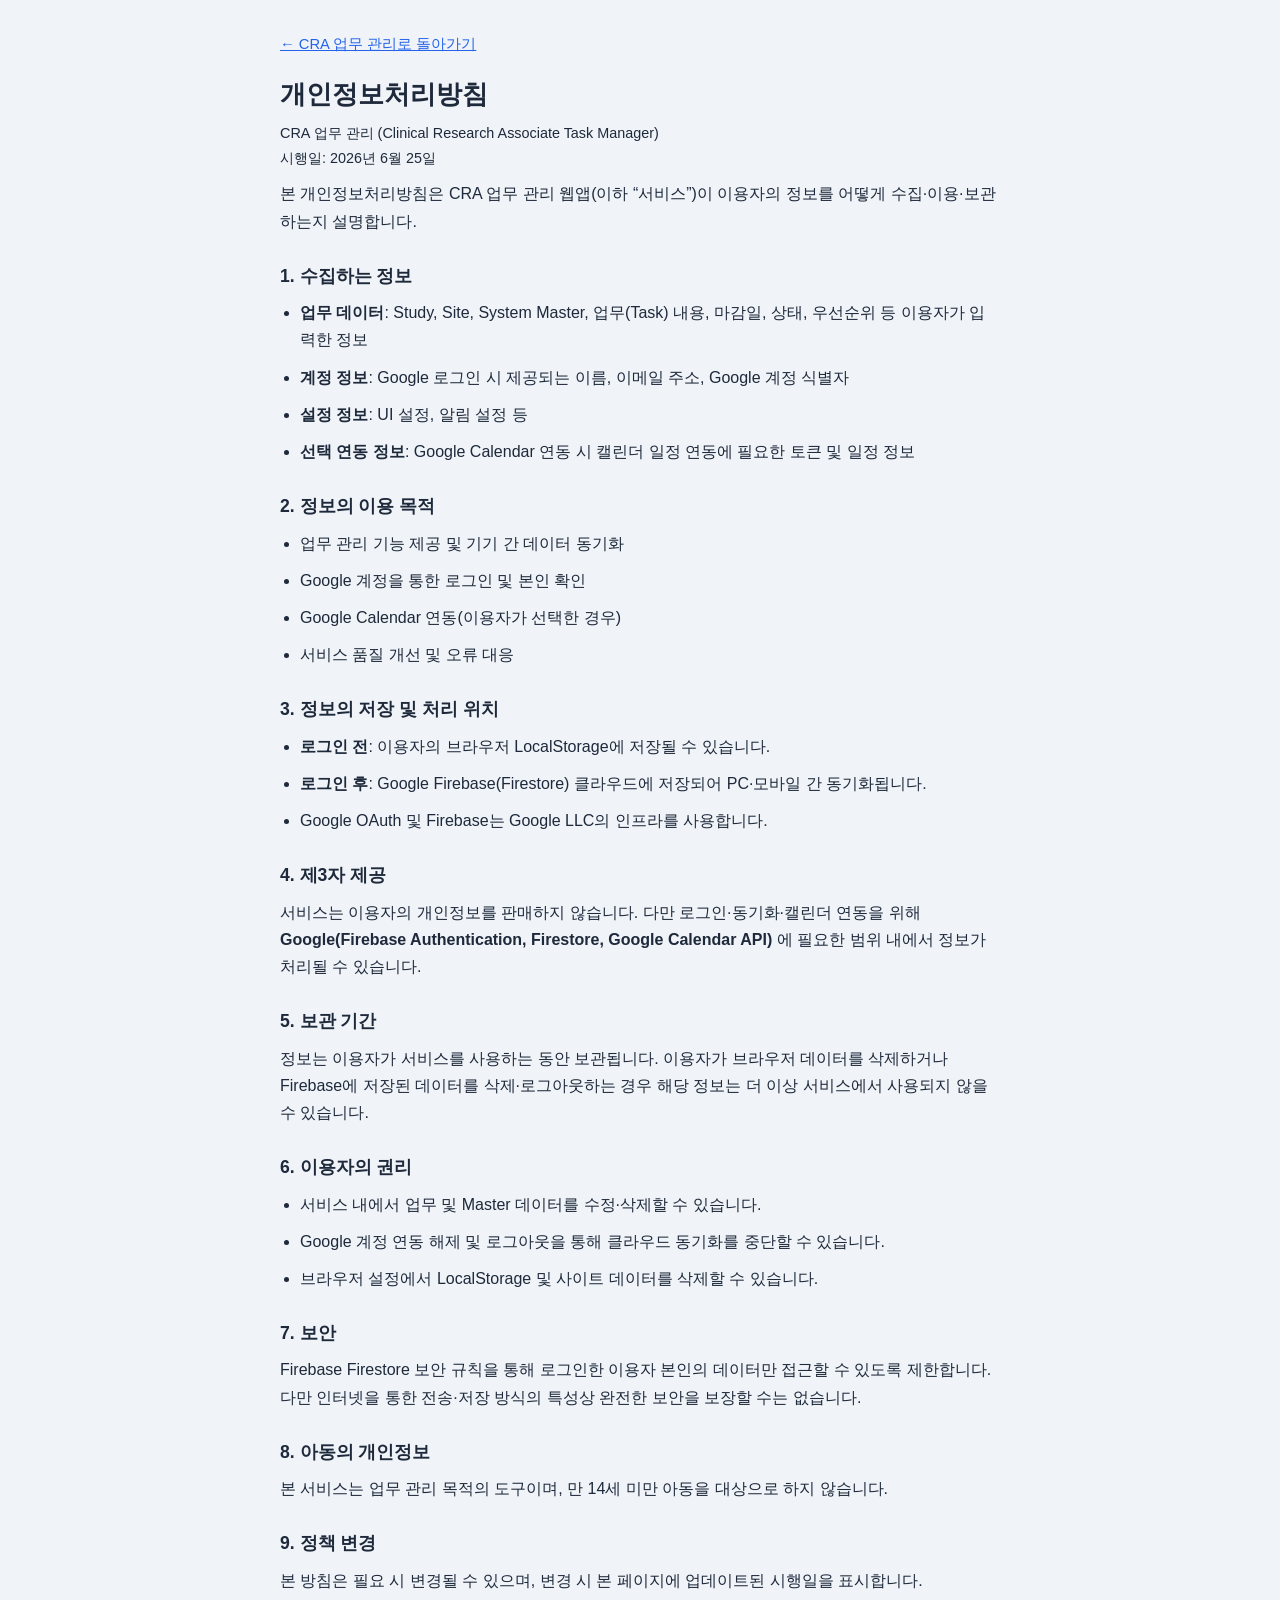
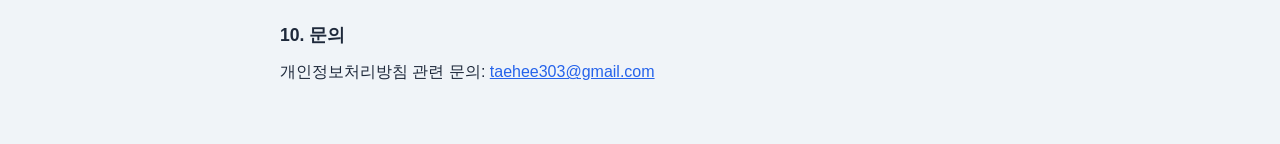
<file: privacy.html>
<!DOCTYPE html>
<html lang="ko">
<head>
  <meta charset="UTF-8" />
  <meta name="viewport" content="width=device-width, initial-scale=1.0" />
  <meta name="description" content="CRA 업무 관리 개인정보처리방침" />
  <title>개인정보처리방침 · CRA 업무 관리</title>
  <link rel="icon" href="icons/icon.svg" type="image/svg+xml" />
  <link rel="stylesheet" href="styles.css" />
  <style>
    .privacy-page {
      max-width: 760px;
      margin: 0 auto;
      padding: 32px 20px 48px;
    }

    .privacy-page h1 {
      font-size: 1.6rem;
      margin-bottom: 8px;
    }

    .privacy-page__meta {
      color: var(--text-muted);
      font-size: 0.9rem;
      margin-bottom: 28px;
    }

    .privacy-page h2 {
      font-size: 1.1rem;
      margin: 28px 0 10px;
    }

    .privacy-page p,
    .privacy-page li {
      color: var(--text);
      line-height: 1.7;
      margin-bottom: 10px;
    }

    .privacy-page ul {
      padding-left: 1.25rem;
      margin-bottom: 12px;
    }

    .privacy-page a {
      color: var(--primary);
    }

    .privacy-page__back {
      display: inline-block;
      margin-bottom: 20px;
      font-size: 0.92rem;
    }
  </style>
</head>
<body>
  <main class="privacy-page">
    <a class="privacy-page__back" href="./">← CRA 업무 관리로 돌아가기</a>
    <h1>개인정보처리방침</h1>
    <p class="privacy-page__meta">CRA 업무 관리 (Clinical Research Associate Task Manager)<br />시행일: 2026년 6월 25일</p>

    <p>
      본 개인정보처리방침은 CRA 업무 관리 웹앱(이하 “서비스”)이 이용자의 정보를 어떻게 수집·이용·보관하는지 설명합니다.
    </p>

    <h2>1. 수집하는 정보</h2>
    <ul>
      <li><strong>업무 데이터</strong>: Study, Site, System Master, 업무(Task) 내용, 마감일, 상태, 우선순위 등 이용자가 입력한 정보</li>
      <li><strong>계정 정보</strong>: Google 로그인 시 제공되는 이름, 이메일 주소, Google 계정 식별자</li>
      <li><strong>설정 정보</strong>: UI 설정, 알림 설정 등</li>
      <li><strong>선택 연동 정보</strong>: Google Calendar 연동 시 캘린더 일정 연동에 필요한 토큰 및 일정 정보</li>
    </ul>

    <h2>2. 정보의 이용 목적</h2>
    <ul>
      <li>업무 관리 기능 제공 및 기기 간 데이터 동기화</li>
      <li>Google 계정을 통한 로그인 및 본인 확인</li>
      <li>Google Calendar 연동(이용자가 선택한 경우)</li>
      <li>서비스 품질 개선 및 오류 대응</li>
    </ul>

    <h2>3. 정보의 저장 및 처리 위치</h2>
    <ul>
      <li><strong>로그인 전</strong>: 이용자의 브라우저 LocalStorage에 저장될 수 있습니다.</li>
      <li><strong>로그인 후</strong>: Google Firebase(Firestore) 클라우드에 저장되어 PC·모바일 간 동기화됩니다.</li>
      <li>Google OAuth 및 Firebase는 Google LLC의 인프라를 사용합니다.</li>
    </ul>

    <h2>4. 제3자 제공</h2>
    <p>
      서비스는 이용자의 개인정보를 판매하지 않습니다. 다만 로그인·동기화·캘린더 연동을 위해
      <strong>Google(Firebase Authentication, Firestore, Google Calendar API)</strong> 에 필요한 범위 내에서 정보가 처리될 수 있습니다.
    </p>

    <h2>5. 보관 기간</h2>
    <p>
      정보는 이용자가 서비스를 사용하는 동안 보관됩니다. 이용자가 브라우저 데이터를 삭제하거나
      Firebase에 저장된 데이터를 삭제·로그아웃하는 경우 해당 정보는 더 이상 서비스에서 사용되지 않을 수 있습니다.
    </p>

    <h2>6. 이용자의 권리</h2>
    <ul>
      <li>서비스 내에서 업무 및 Master 데이터를 수정·삭제할 수 있습니다.</li>
      <li>Google 계정 연동 해제 및 로그아웃을 통해 클라우드 동기화를 중단할 수 있습니다.</li>
      <li>브라우저 설정에서 LocalStorage 및 사이트 데이터를 삭제할 수 있습니다.</li>
    </ul>

    <h2>7. 보안</h2>
    <p>
      Firebase Firestore 보안 규칙을 통해 로그인한 이용자 본인의 데이터만 접근할 수 있도록 제한합니다.
      다만 인터넷을 통한 전송·저장 방식의 특성상 완전한 보안을 보장할 수는 없습니다.
    </p>

    <h2>8. 아동의 개인정보</h2>
    <p>
      본 서비스는 업무 관리 목적의 도구이며, 만 14세 미만 아동을 대상으로 하지 않습니다.
    </p>

    <h2>9. 정책 변경</h2>
    <p>
      본 방침은 필요 시 변경될 수 있으며, 변경 시 본 페이지에 업데이트된 시행일을 표시합니다.
    </p>

    <h2>10. 문의</h2>
    <p>
      개인정보처리방침 관련 문의: <a href="mailto:taehee303@gmail.com">taehee303@gmail.com</a>
    </p>
  </main>
</body>
</html>
</file>
<file: styles.css>
:root {
  --ui-scale: 1;
  --ui-base-font-size: 16px;
  --bg: #f0f4f8;
  --surface: #ffffff;
  --border: #e2e8f0;
  --text: #1e293b;
  --text-muted: #64748b;
  --primary: #2563eb;
  --primary-hover: #1d4ed8;
  --danger: #dc2626;
  --danger-bg: #fef2f2;
  --danger-border: #fecaca;
  --warning: #ea580c;
  --warning-bg: #fff7ed;
  --warning-border: #fed7aa;
  --success: #16a34a;
  --today-bg: #eff6ff;
  --today-border: #bfdbfe;
  --shadow: 0 1px 3px rgba(0, 0, 0, 0.08), 0 4px 12px rgba(0, 0, 0, 0.04);
  --radius: calc(10px * var(--ui-scale));
}

html {
  font-size: calc(var(--ui-base-font-size) * var(--ui-scale));
}

*,
*::before,
*::after {
  box-sizing: border-box;
  margin: 0;
  padding: 0;
}

body {
  font-family: "Segoe UI", -apple-system, BlinkMacSystemFont, sans-serif;
  background: var(--bg);
  color: var(--text);
  line-height: 1.5;
  min-height: 100vh;
  -webkit-text-size-adjust: 100%;
  text-size-adjust: 100%;
}

body.pwa-standalone {
  overscroll-behavior-y: contain;
}

.file-protocol-banner {
  max-width: 1200px;
  margin: 0 auto 0;
  padding: 14px 20px;
  background: #fff7ed;
  border: 1px solid #fed7aa;
  border-radius: 10px;
  color: #9a3412;
  box-shadow: var(--shadow);
}

.file-protocol-banner p {
  margin: 0 0 6px;
  font-size: 0.92rem;
}

.file-protocol-banner p:last-child {
  margin-bottom: 0;
}

.file-protocol-banner__steps {
  color: #c2410c;
}

.file-protocol-banner code {
  background: rgba(255, 255, 255, 0.7);
  padding: 1px 6px;
  border-radius: 4px;
  font-size: 0.85rem;
}

.mobile-access-banner {
  max-width: calc(1200px * var(--ui-scale));
  margin: 0 auto calc(16px * var(--ui-scale));
  padding: 0 max(calc(20px * var(--ui-scale)), env(safe-area-inset-right)) 0 max(calc(20px * var(--ui-scale)), env(safe-area-inset-left));
}

.mobile-access-banner[hidden] {
  display: none;
}

.mobile-access-banner__inner {
  display: flex;
  align-items: flex-start;
  justify-content: space-between;
  gap: calc(16px * var(--ui-scale));
  padding: calc(14px * var(--ui-scale)) calc(16px * var(--ui-scale));
  background: #eff6ff;
  border: 1px solid #bfdbfe;
  border-radius: var(--radius);
  box-shadow: var(--shadow);
}

.mobile-access-banner__hint {
  margin: calc(6px * var(--ui-scale)) 0 calc(10px * var(--ui-scale));
  font-size: 0.85rem;
  color: #1e40af;
  line-height: 1.45;
}

.mobile-access-banner__link-row {
  display: flex;
  flex-wrap: wrap;
  align-items: center;
  gap: calc(8px * var(--ui-scale));
}

.mobile-access-banner__link {
  font-size: 0.95rem;
  font-weight: 700;
  color: var(--primary);
  word-break: break-all;
}

.mobile-access-banner__link:hover {
  text-decoration: underline;
}

.mobile-access-banner__qr {
  flex: 0 0 auto;
  border-radius: calc(8px * var(--ui-scale));
  background: white;
  padding: calc(4px * var(--ui-scale));
}

.mobile-access-banner__setup label {
  display: block;
  font-size: 0.82rem;
  font-weight: 600;
  margin-bottom: calc(6px * var(--ui-scale));
}

.mobile-access-banner__setup-row {
  display: flex;
  flex-wrap: wrap;
  gap: calc(8px * var(--ui-scale));
  margin-bottom: calc(6px * var(--ui-scale));
}

.mobile-access-banner__setup-row input {
  flex: 1 1 calc(140px * var(--ui-scale));
  min-width: 0;
  padding: calc(8px * var(--ui-scale)) calc(10px * var(--ui-scale));
  border: 1px solid var(--border);
  border-radius: calc(8px * var(--ui-scale));
}

.app {
  max-width: calc(1200px * var(--ui-scale));
  margin: 0 auto;
  padding:
    max(calc(24px * var(--ui-scale)), env(safe-area-inset-top))
    calc(20px * var(--ui-scale))
    calc(48px * var(--ui-scale));
  padding-left: max(calc(20px * var(--ui-scale)), env(safe-area-inset-left));
  padding-right: max(calc(20px * var(--ui-scale)), env(safe-area-inset-right));
  padding-bottom: max(calc(48px * var(--ui-scale)), env(safe-area-inset-bottom));
}

/* Header */
.header {
  background: linear-gradient(135deg, #1e40af 0%, #2563eb 100%);
  color: white;
  border-radius: var(--radius);
  padding: calc(24px * var(--ui-scale)) calc(28px * var(--ui-scale));
  margin-bottom: calc(28px * var(--ui-scale));
  box-shadow: var(--shadow);
  position: sticky;
  top: max(calc(8px * var(--ui-scale)), env(safe-area-inset-top));
  z-index: 200;
}

.app-nav {
  display: flex;
  gap: 8px;
  margin-top: 18px;
  padding-top: 16px;
  border-top: 1px solid rgba(255, 255, 255, 0.2);
}

.app-nav__btn {
  display: inline-flex;
  align-items: center;
  justify-content: center;
  gap: 6px;
  padding: calc(8px * var(--ui-scale)) calc(16px * var(--ui-scale));
  border-radius: calc(8px * var(--ui-scale));
  border: 1px solid rgba(255, 255, 255, 0.25);
  background: rgba(255, 255, 255, 0.08);
  color: white;
  font-size: 0.88rem;
  font-weight: 600;
  cursor: pointer;
  transition: background 0.15s, border-color 0.15s;
}

.app-nav__icon {
  font-size: 1rem;
  line-height: 1;
}

.app-nav__label {
  line-height: 1.2;
}

.app-nav__btn:hover {
  background: rgba(255, 255, 255, 0.16);
}

.app-nav__btn--active {
  background: white;
  color: var(--primary);
  border-color: white;
}

.view-panel[hidden] {
  display: none !important;
}

/* Dashboard quick navigation */
.quick-nav {
  margin-bottom: 20px;
}

.quick-nav__grid {
  display: grid;
  grid-template-columns: repeat(3, minmax(0, 1fr));
  gap: 10px;
}

.quick-nav__item {
  display: flex;
  align-items: center;
  gap: 12px;
  padding: 14px 16px;
  border: 1px solid var(--border);
  border-radius: var(--radius);
  background: var(--surface);
  box-shadow: var(--shadow);
  cursor: pointer;
  text-align: left;
  transition: border-color 0.15s, transform 0.15s, box-shadow 0.15s;
}

.quick-nav__item:hover {
  border-color: #bfdbfe;
  box-shadow: 0 4px 16px rgba(37, 99, 235, 0.12);
  transform: translateY(-1px);
}

.quick-nav__icon {
  font-size: 1.4rem;
  line-height: 1;
  flex-shrink: 0;
}

.quick-nav__text {
  display: flex;
  flex-direction: column;
  gap: 2px;
  min-width: 0;
}

.quick-nav__text strong {
  font-size: 0.92rem;
  color: var(--text);
}

.quick-nav__text small {
  font-size: 0.78rem;
  color: var(--text-muted);
}

/* Bottom tab bar (mobile) */
.bottom-nav {
  display: none;
}

@media (max-width: 768px) {
  .app-nav--header {
    display: none;
  }

  .bottom-nav {
    display: grid;
    grid-template-columns: repeat(5, minmax(0, 1fr));
    position: fixed;
    left: 0;
    right: 0;
    bottom: 0;
    z-index: 300;
    padding: 6px max(4px, env(safe-area-inset-left)) max(6px, env(safe-area-inset-bottom))
      max(4px, env(safe-area-inset-right));
    background: rgba(255, 255, 255, 0.96);
    border-top: 1px solid var(--border);
    box-shadow: 0 -4px 20px rgba(15, 23, 42, 0.08);
    backdrop-filter: blur(10px);
  }

  .bottom-nav__btn {
    display: flex;
    flex-direction: column;
    align-items: center;
    justify-content: center;
    gap: 2px;
    min-height: 50px;
    min-width: 0;
    padding: 4px 2px;
    border: none;
    border-radius: 10px;
    background: transparent;
    color: var(--text-muted);
    font-size: 0.64rem;
    font-weight: 600;
    cursor: pointer;
  }

  .bottom-nav__btn--active {
    color: var(--primary);
    background: #eff6ff;
  }

  .bottom-nav__icon {
    font-size: 1.15rem;
    line-height: 1;
  }

  .bottom-nav__label {
    line-height: 1.05;
    max-width: 100%;
    overflow: hidden;
    text-overflow: ellipsis;
    white-space: nowrap;
  }

  .app {
    padding-bottom: max(calc(84px * var(--ui-scale)), calc(72px + env(safe-area-inset-bottom)));
  }

  .quick-nav__grid {
    grid-template-columns: 1fr;
  }
}

@media (min-width: 769px) and (max-width: 1024px) {
  .quick-nav__grid {
    grid-template-columns: 1fr;
  }
}

.study-master-section {
  background: var(--surface);
  border-radius: var(--radius);
  border: 1px solid var(--border);
  box-shadow: var(--shadow);
  padding: calc(22px * var(--ui-scale)) calc(24px * var(--ui-scale));
}

.study-master {
  display: grid;
  grid-template-columns: calc(280px * var(--ui-scale)) minmax(0, 1fr);
  gap: calc(20px * var(--ui-scale));
  align-items: start;
}

.study-master__sidebar {
  border: 1px solid var(--border);
  border-radius: var(--radius);
  background: #fafbfc;
  overflow: hidden;
}

.study-master__sidebar-header {
  display: flex;
  justify-content: space-between;
  align-items: center;
  gap: 10px;
  padding: 14px 16px;
  border-bottom: 1px solid var(--border);
  background: white;
}

.study-master__sidebar-header h3 {
  font-size: 0.95rem;
  font-weight: 600;
}

.study-master-list {
  list-style: none;
  max-height: 640px;
  overflow-y: auto;
}

.study-master-list__empty {
  padding: 24px 16px;
  color: var(--text-muted);
  font-size: 0.9rem;
  text-align: center;
}

.study-master-list__item {
  width: 100%;
  text-align: left;
  padding: 14px 16px;
  border: none;
  border-bottom: 1px solid var(--border);
  background: transparent;
  cursor: pointer;
  transition: background 0.15s;
}

.study-master-list__item:hover,
.study-master-list__item--active {
  background: #eff6ff;
}

.study-master-list__name {
  display: block;
  font-weight: 600;
  color: var(--text);
  margin-bottom: 4px;
}

.study-master-list__meta {
  display: block;
  font-size: 0.78rem;
  color: var(--text-muted);
}

.study-master__content {
  min-width: 0;
}

.study-master-empty {
  display: flex;
  align-items: center;
  min-height: 0;
  max-height: 100px;
  padding: 12px 4px;
  margin: 0;
  color: var(--text-muted);
  font-size: 0.92rem;
  line-height: 1.5;
  background: transparent;
  border: none;
  border-radius: 0;
}

.study-master-empty p {
  margin: 0;
}

.sites-panel {
  margin-top: 24px;
  padding-top: 24px;
  border-top: 1px solid var(--border);
}

.sites-panel__header {
  display: flex;
  justify-content: space-between;
  align-items: center;
  gap: 12px;
  margin-bottom: 16px;
}

.sites-panel__header .section-title {
  margin-bottom: 0;
}

.systems-table a {
  color: var(--primary);
  text-decoration: none;
}

.systems-table a:hover {
  text-decoration: underline;
}

.system-password-cell {
  min-width: 160px;
}

input[readonly],
select:disabled {
  background: var(--surface-muted, #f3f4f6);
  cursor: default;
}

.modal--wide {
  max-width: 720px;
  width: calc(100% - 32px);
}

.btn--sm {
  padding: calc(7px * var(--ui-scale)) calc(14px * var(--ui-scale));
  font-size: 0.82rem;
}

.form-group textarea {
  width: 100%;
  padding: calc(10px * var(--ui-scale)) calc(12px * var(--ui-scale));
  border: 1px solid var(--border);
  border-radius: calc(8px * var(--ui-scale));
  font-size: 0.9rem;
  background: white;
  color: var(--text);
  font-family: inherit;
  resize: vertical;
  min-height: calc(80px * var(--ui-scale));
}

.form-group textarea:focus {
  outline: none;
  border-color: var(--primary);
  box-shadow: 0 0 0 3px rgba(37, 99, 235, 0.12);
}

.section-desc {
  color: var(--text-muted);
  font-size: 0.9rem;
  margin: -8px 0 18px;
}

.site-master-search {
  padding: 10px 12px;
  border-bottom: 1px solid var(--border);
  background: white;
}

.site-master-search input {
  width: 100%;
  padding: 9px 10px;
  border: 1px solid var(--border);
  border-radius: 8px;
  font-size: 0.88rem;
}

.site-master-search input:focus {
  outline: none;
  border-color: var(--primary);
  box-shadow: 0 0 0 3px rgba(37, 99, 235, 0.12);
}

.site-master-tabs {
  display: flex;
  flex-wrap: wrap;
  gap: 6px;
  margin-bottom: 20px;
  padding-bottom: 12px;
  border-bottom: 1px solid var(--border);
}

.site-master-tabs__btn {
  padding: calc(8px * var(--ui-scale)) calc(14px * var(--ui-scale));
  border: 1px solid var(--border);
  border-radius: 999px;
  background: var(--surface);
  color: var(--text-muted);
  font-size: 0.88rem;
  font-weight: 600;
  cursor: pointer;
  transition: background 0.15s, color 0.15s, border-color 0.15s;
}

.site-master-tabs__btn:hover:not(:disabled) {
  background: var(--surface-muted, #f3f4f6);
  color: var(--text);
}

.site-master-tabs__btn--active {
  background: var(--primary);
  border-color: var(--primary);
  color: #fff;
}

.site-master-tabs__btn:disabled {
  opacity: 0.45;
  cursor: not-allowed;
}

.site-master-tab-panel {
  margin-top: calc(16px * var(--ui-scale));
  margin-bottom: 8px;
}

.study-master-tabs {
  margin-bottom: calc(4px * var(--ui-scale));
}

.study-master-tabs .site-master-tabs__btn--active {
  border-color: #7c3aed;
  background: #f5f3ff;
  color: #5b21b6;
}

.task-rule-badge {
  display: inline-flex;
  align-items: center;
  padding: calc(2px * var(--ui-scale)) calc(8px * var(--ui-scale));
  border-radius: 999px;
  font-size: 0.78rem;
  font-weight: 700;
}

.task-rule-badge--on {
  background: #dcfce7;
  color: #15803d;
}

.task-rule-badge--off {
  background: #f1f5f9;
  color: #64748b;
}

.task-rule-override-notice {
  margin: calc(10px * var(--ui-scale)) 0 calc(12px * var(--ui-scale));
  padding: calc(10px * var(--ui-scale)) calc(14px * var(--ui-scale));
  border-radius: calc(8px * var(--ui-scale));
  border: 1px solid #fcd34d;
  background: #fffbeb;
  color: #92400e;
  font-size: 0.88rem;
  line-height: 1.5;
}

.task-rule-override-notice--modal {
  margin-top: 0;
}

.task-rule-custom-name {
  margin-top: calc(8px * var(--ui-scale));
}

.task-rules-table td:nth-child(5) {
  white-space: nowrap;
}

.sites-panel--embedded {
  margin-top: 0;
  padding-top: 0;
  border-top: none;
}

.sites-panel--embedded .sites-panel__header {
  margin-top: 0;
}

.site-info-panel {
  grid-column: 1 / -1;
  padding: 14px 16px;
  background: #f8fafc;
  border: 1px solid var(--border);
  border-radius: 10px;
}

.site-info-panel__title {
  margin: 0 0 10px;
  font-size: 0.92rem;
  color: var(--text);
}

.site-info-panel__grid {
  display: grid;
  grid-template-columns: repeat(auto-fit, minmax(180px, 1fr));
  gap: 10px 16px;
  margin: 0;
}

.site-info-panel__item dt {
  font-size: 0.75rem;
  color: var(--text-muted);
  margin-bottom: 2px;
}

.site-info-panel__item dd {
  margin: 0;
  font-size: 0.88rem;
  color: var(--text);
}

.site-info-panel__empty {
  color: var(--text-muted);
}

.site-info-panel__item--password {
  grid-column: 1 / -1;
}

.site-info-panel__password-row {
  display: flex;
  align-items: center;
  gap: 10px;
  flex-wrap: wrap;
}

.site-info-panel__password-value {
  font-family: ui-monospace, SFMono-Regular, Menlo, Consolas, monospace;
  letter-spacing: 0.04em;
}

.site-info-panel a {
  color: var(--primary);
  text-decoration: none;
}

.site-info-panel a:hover {
  text-decoration: underline;
}

.site-info-toggle {
  width: 100%;
  justify-content: flex-start;
}

.task-site-info-toggle-wrap {
  margin-top: calc(-4px * var(--ui-scale));
}

.site-info-panel[hidden] {
  display: none;
}

.form-section-label {
  margin-top: 4px;
  padding-top: 8px;
  border-top: 1px solid var(--border);
}

.form-section-label__text {
  font-size: 0.82rem;
  font-weight: 600;
  color: var(--text-muted);
  text-transform: uppercase;
  letter-spacing: 0.04em;
}

.form-hint {
  margin: 6px 0 0;
  font-size: 0.78rem;
  color: var(--text-muted);
}

.inline-edit-input {
  width: 100%;
  min-width: 88px;
  padding: 6px 8px;
  border: 1px solid var(--border);
  border-radius: 6px;
  background: var(--surface);
  color: var(--text);
  font: inherit;
  font-size: 0.88rem;
}

.inline-edit-input:focus {
  outline: 2px solid var(--accent);
  outline-offset: 1px;
  border-color: var(--accent);
}

@media (max-width: 900px) {
  .study-master {
    grid-template-columns: 1fr;
  }
}

.header-inner {
  display: flex;
  justify-content: space-between;
  align-items: center;
  flex-wrap: wrap;
  gap: 16px;
}

.brand {
  display: flex;
  align-items: center;
  gap: 14px;
}

.brand-icon {
  font-size: 2rem;
}

.brand h1 {
  font-size: 1.5rem;
  font-weight: 700;
}

.subtitle {
  font-size: 0.85rem;
  opacity: 0.85;
  margin-top: 2px;
}

.header-date {
  font-size: 0.95rem;
  background: rgba(255, 255, 255, 0.15);
  padding: 8px 16px;
  border-radius: 8px;
}

.header-actions {
  display: flex;
  align-items: center;
  gap: 10px;
  flex-wrap: wrap;
  justify-content: flex-end;
}

.cloud-sync {
  display: flex;
  align-items: center;
  gap: 8px;
  flex-wrap: wrap;
}

.cloud-sync__status {
  font-size: 0.78rem;
  padding: 5px 10px;
  border-radius: 999px;
  background: rgba(255, 255, 255, 0.12);
  border: 1px solid rgba(255, 255, 255, 0.2);
  white-space: nowrap;
}

.cloud-sync__status--online {
  background: rgba(34, 197, 94, 0.22);
  border-color: rgba(34, 197, 94, 0.45);
}

.cloud-sync__status--syncing {
  background: rgba(250, 204, 21, 0.22);
  border-color: rgba(250, 204, 21, 0.45);
}

.cloud-sync__status--local {
  background: rgba(255, 255, 255, 0.1);
}

.cloud-sync__status--setup {
  background: rgba(251, 146, 60, 0.22);
  border-color: rgba(251, 146, 60, 0.45);
}

.cloud-sync__btn {
  padding: 6px 12px;
  border-radius: 8px;
  border: 1px solid rgba(255, 255, 255, 0.28);
  background: rgba(255, 255, 255, 0.12);
  color: white;
  font-size: 0.78rem;
  font-weight: 600;
  cursor: pointer;
  transition: background 0.15s, border-color 0.15s;
  white-space: nowrap;
}

.cloud-sync__btn:hover {
  background: rgba(255, 255, 255, 0.2);
}

.cloud-sync__btn--out {
  background: rgba(255, 255, 255, 0.06);
}

.gis-auth-overlay {
  position: fixed;
  inset: 0;
  z-index: 10000;
  display: flex;
  align-items: center;
  justify-content: center;
  padding: 20px;
  background: rgba(15, 23, 42, 0.55);
}

.gis-auth-panel {
  width: min(100%, 360px);
  background: var(--surface);
  border-radius: var(--radius);
  box-shadow: var(--shadow);
  padding: 24px;
  text-align: center;
}

.gis-auth-panel__title {
  font-size: 1.05rem;
  margin-bottom: 8px;
}

.gis-auth-panel__hint {
  color: var(--text-muted);
  font-size: 0.9rem;
  margin-bottom: 18px;
}

.gis-auth-panel__button {
  display: flex;
  justify-content: center;
  margin-bottom: 16px;
  min-height: 44px;
}

.gis-auth-panel__cancel {
  width: 100%;
}

.header-settings-btn {
  padding: calc(8px * var(--ui-scale)) calc(14px * var(--ui-scale));
  border-radius: calc(8px * var(--ui-scale));
  border: 1px solid rgba(255, 255, 255, 0.25);
  background: rgba(255, 255, 255, 0.08);
  color: white;
  font-size: 0.88rem;
  font-weight: 600;
  cursor: pointer;
  transition: background 0.15s, border-color 0.15s;
}

.header-settings-btn:hover {
  background: rgba(255, 255, 255, 0.16);
}

/* Sections */
.section-title {
  font-size: 1.1rem;
  font-weight: 600;
  margin-bottom: 16px;
  color: var(--text);
}

.main > section {
  margin-bottom: 28px;
}

/* Dashboard */
.stats-grid {
  display: grid;
  grid-template-columns: repeat(auto-fit, minmax(calc(180px * var(--ui-scale)), 1fr));
  gap: calc(16px * var(--ui-scale));
  margin-bottom: calc(16px * var(--ui-scale));
}

.stat-card {
  display: flex;
  align-items: center;
  gap: calc(14px * var(--ui-scale));
  background: var(--surface);
  border-radius: var(--radius);
  border: 1px solid var(--border);
  box-shadow: var(--shadow);
  padding: calc(18px * var(--ui-scale)) calc(20px * var(--ui-scale));
}

.stat-card--filter {
  cursor: pointer;
  width: 100%;
  min-width: 0;
  text-align: left;
  font: inherit;
  color: inherit;
  transition: background 0.15s, border-color 0.15s, box-shadow 0.15s, transform 0.1s;
}

.stat-card--filter:hover {
  background: #f8fafc;
  box-shadow: 0 2px 8px rgba(0, 0, 0, 0.06);
}

.stat-card--filter:focus-visible {
  outline: 2px solid var(--primary);
  outline-offset: 2px;
}

.stat-card--filter.stat-card--active {
  border-width: 2px;
  transform: translateY(calc(-2px * var(--ui-scale)));
  box-shadow:
    0 calc(6px * var(--ui-scale)) calc(18px * var(--ui-scale)) rgba(15, 23, 42, 0.12),
    0 0 0 calc(3px * var(--ui-scale)) rgba(37, 99, 235, 0.14);
}

.stat-card--total.stat-card--filter.stat-card--active {
  border-color: var(--primary);
  background: #eff6ff;
  box-shadow:
    0 calc(6px * var(--ui-scale)) calc(18px * var(--ui-scale)) rgba(37, 99, 235, 0.18),
    0 0 0 calc(3px * var(--ui-scale)) rgba(37, 99, 235, 0.2);
}

.stat-card--completed.stat-card--filter.stat-card--active {
  border-color: var(--success);
  background: #f0fdf4;
  box-shadow:
    0 calc(6px * var(--ui-scale)) calc(18px * var(--ui-scale)) rgba(22, 163, 74, 0.16),
    0 0 0 calc(3px * var(--ui-scale)) rgba(22, 163, 74, 0.18);
}

.stat-card--overdue.stat-card--filter.stat-card--active {
  border-color: var(--danger);
  background: var(--danger-bg);
  box-shadow:
    0 calc(6px * var(--ui-scale)) calc(18px * var(--ui-scale)) rgba(220, 38, 38, 0.16),
    0 0 0 calc(3px * var(--ui-scale)) rgba(220, 38, 38, 0.18);
}

.stat-card--week.stat-card--filter.stat-card--active {
  border-color: var(--warning);
  background: var(--warning-bg);
  box-shadow:
    0 calc(6px * var(--ui-scale)) calc(18px * var(--ui-scale)) rgba(234, 88, 12, 0.16),
    0 0 0 calc(3px * var(--ui-scale)) rgba(234, 88, 12, 0.18);
}

.stat-card--total {
  border-top: 3px solid var(--primary);
}

.stat-card--completed {
  border-top: 3px solid var(--success);
}

.stat-card--overdue {
  border-top: 3px solid var(--danger);
}

.stat-card--week {
  border-top: 3px solid var(--warning);
}

.stat-card__icon {
  font-size: 1.6rem;
  line-height: 1;
}

.stat-card__label {
  font-size: 0.82rem;
  color: var(--text-muted);
  font-weight: 500;
  margin-bottom: 4px;
  word-break: keep-all;
  overflow-wrap: anywhere;
}

.stat-card__value {
  font-size: 1.75rem;
  font-weight: 700;
  line-height: 1.1;
  color: var(--text);
}

.stat-card--completed .stat-card__value {
  color: var(--success);
}

.stat-card--overdue .stat-card__value {
  color: var(--danger);
}

.stat-card--week .stat-card__value {
  color: var(--warning);
}

.attention-panel {
  margin-bottom: 24px;
}

.attention-panel__header {
  display: flex;
  align-items: center;
  justify-content: space-between;
  gap: 12px;
  margin-bottom: 14px;
}

.attention-panel__title {
  font-size: 1rem;
  font-weight: 600;
}

.attention-panel__reminder-badge {
  display: inline-flex;
  align-items: center;
  padding: 6px 12px;
  border-radius: 999px;
  background: #ecfdf5;
  color: #15803d;
  border: 1px solid #bbf7d0;
  font-size: 0.78rem;
  font-weight: 700;
}

.attention-panel__reminder-badge--off {
  background: #f1f5f9;
  color: #64748b;
  border-color: #e2e8f0;
}

.attention-panel__reminder-badge--warn {
  background: #fff7ed;
  color: #c2410c;
  border-color: #fed7aa;
}

.attention-grid {
  display: grid;
  grid-template-columns: repeat(auto-fit, minmax(280px, 1fr));
  gap: 20px;
}

.dash-card--attention-today {
  border-top: 3px solid var(--primary);
}

.dash-card--attention-overdue {
  border-top: 3px solid #cbd5e1;
}

.dash-card--attention-overdue:not(.dash-card--empty) {
  border-top-color: var(--danger);
}

.dash-card--attention-d1 {
  border-top: 3px solid var(--warning);
}

.badge--warning {
  background: var(--warning-bg);
  color: var(--warning);
}

.badge--today {
  background: #ede9fe;
  color: #6d28d9;
  font-weight: 700;
}

.badge--tomorrow {
  background: #dbeafe;
  color: #1d4ed8;
  font-weight: 700;
}

.badge--week {
  background: #ffedd5;
  color: #c2410c;
  font-weight: 700;
}

.badge--next-week {
  background: #dbeafe;
  color: #1d4ed8;
  font-weight: 700;
}

.badge--completed {
  background: #dcfce7;
  color: #15803d;
  font-weight: 700;
}

.dash-item--time-today {
  border-left: 4px solid #7c3aed;
  background: #faf5ff;
}

.dash-item--time-tomorrow {
  border-left: 4px solid #2563eb;
  background: #eff6ff;
}

.dash-item--time-week {
  border-left: 4px solid #ea580c;
}

.dash-item--time-next-week {
  border-left: 4px solid #2563eb;
}

.dash-item--time-recent {
  border-left: 3px solid #22c55e;
}

.dash-item--time-recent .dash-item-title {
  color: #166534;
}

.dash-item--time-overdue {
  border-left: 4px solid #ef4444;
}

.dash-item--critical {
  box-shadow: inset 0 0 0 1px rgba(220, 38, 38, 0.25);
  border-color: #f87171;
}

.critical-badge {
  display: inline-block;
  padding: 2px 8px;
  margin-right: 4px;
  border-radius: 999px;
  background: #fef2f2;
  color: #dc2626;
  font-size: 0.72rem;
  font-weight: 700;
  vertical-align: middle;
}

.settings-panel {
  padding: 4px 0 8px;
}

.modal--settings {
  display: flex;
  flex-direction: column;
  width: 100%;
  max-width: none;
  height: 100%;
  max-height: none;
  min-height: 100dvh;
  padding: 0;
  overflow: hidden;
  background: var(--surface);
  border-radius: 0;
  box-shadow: none;
}

.settings-header {
  flex-shrink: 0;
  display: grid;
  grid-template-columns: auto 1fr auto;
  align-items: center;
  gap: 8px;
  padding: calc(12px * var(--ui-scale)) calc(14px * var(--ui-scale));
  border-bottom: 1px solid var(--border);
  background: #fff;
}

.settings-header__back,
.settings-header__close {
  min-width: 36px;
  min-height: 36px;
}

.settings-header__back {
  border: none;
  background: transparent;
  color: var(--primary);
  font-size: 1.2rem;
  cursor: pointer;
  border-radius: 8px;
}

.settings-header__title {
  margin: 0;
  font-size: 1rem;
  font-weight: 700;
  text-align: center;
}

.settings-body {
  flex: 1;
  overflow-y: auto;
  overscroll-behavior: contain;
  -webkit-overflow-scrolling: touch;
  padding: calc(8px * var(--ui-scale)) calc(14px * var(--ui-scale)) calc(16px * var(--ui-scale));
}

/* Settings modal overlay — fullscreen on mobile, centered dialog on desktop */
.settings-modal-overlay {
  position: fixed;
  inset: 0;
  z-index: 500;
  display: flex;
  align-items: stretch;
  justify-content: center;
  padding: 0;
  background: rgba(15, 23, 42, 0.55);
  overflow: hidden;
  overscroll-behavior: none;
  touch-action: none;
}

.settings-modal-overlay[hidden] {
  display: none !important;
}

.settings-modal-overlay .modal--settings {
  touch-action: auto;
  flex-shrink: 0;
}

body.body--settings-open {
  overflow: hidden;
}

@media (min-width: 769px) {
  .settings-modal-overlay:not([hidden]) {
    align-items: center;
    justify-content: center;
    padding: 20px;
  }

  .settings-modal-overlay .modal--settings {
    width: min(480px, 100%);
    height: auto;
    max-height: min(85vh, 720px);
    min-height: unset;
    border-radius: var(--radius);
    box-shadow: 0 20px 60px rgba(0, 0, 0, 0.22);
  }
}

.settings-screen[hidden] {
  display: none !important;
}

.settings-screen:not([hidden]) {
  display: block;
  animation: settings-panel-in 0.18s ease-out;
}

@keyframes settings-panel-in {
  from {
    opacity: 0;
    transform: translateX(8px);
  }
  to {
    opacity: 1;
    transform: translateX(0);
  }
}

.settings-group {
  background: var(--surface);
  border: 1px solid var(--border);
  border-radius: calc(12px * var(--ui-scale));
  overflow: hidden;
  margin-bottom: calc(12px * var(--ui-scale));
}

.settings-group .settings-row,
.settings-group .settings-meta-row {
  padding-left: calc(14px * var(--ui-scale));
  padding-right: calc(14px * var(--ui-scale));
}

.settings-group--actions {
  padding: 0;
}

.settings-group--actions .settings-action-btn:first-child {
  border-top: none;
}

.settings-meta-row {
  display: flex;
  align-items: center;
  justify-content: space-between;
  gap: 12px;
  padding: calc(14px * var(--ui-scale)) 0;
  border-bottom: 1px solid var(--border);
}

.settings-meta-row:last-child {
  border-bottom: none;
}

.settings-meta-row__label {
  font-size: 0.92rem;
  font-weight: 600;
  color: var(--text);
}

.settings-meta-row__value {
  font-size: 0.88rem;
  font-weight: 600;
  color: var(--text-muted);
  text-align: right;
}

.settings-meta-row__value--ok {
  color: #059669;
}

.settings-account-card {
  margin-bottom: calc(16px * var(--ui-scale));
  padding: calc(16px * var(--ui-scale));
  border: 1px solid var(--border);
  border-radius: calc(12px * var(--ui-scale));
  background: linear-gradient(160deg, #eff6ff 0%, #ffffff 100%);
}

.settings-account-card__label {
  font-size: calc(12px * var(--ui-scale));
  font-weight: 600;
  color: var(--text-muted);
  text-transform: uppercase;
  letter-spacing: 0.04em;
}

.settings-account-card__email {
  margin-top: calc(6px * var(--ui-scale));
  font-size: calc(15px * var(--ui-scale));
  font-weight: 700;
  color: var(--text);
  word-break: break-all;
}

.settings-account-card__status {
  margin: calc(8px * var(--ui-scale)) 0 0;
  font-size: calc(13px * var(--ui-scale));
  color: #059669;
}

.settings-account-card__sign-out {
  width: 100%;
  margin-top: calc(14px * var(--ui-scale));
}

.settings-about-hero {
  text-align: center;
  padding: calc(20px * var(--ui-scale)) calc(12px * var(--ui-scale)) calc(16px * var(--ui-scale));
}

.settings-about-hero strong {
  display: block;
  font-size: 1.05rem;
  margin-bottom: 4px;
}

.settings-about-hero p {
  margin: 0;
  font-size: 0.84rem;
  color: var(--text-muted);
}

.settings-select {
  width: 100%;
  padding: calc(10px * var(--ui-scale)) calc(12px * var(--ui-scale));
  border: 1px solid var(--border);
  border-radius: calc(8px * var(--ui-scale));
  background: #fff;
  font: inherit;
  font-size: 0.92rem;
  color: var(--text);
}

.settings-row--value {
  align-items: center;
}

.settings-row__value {
  font-size: 0.88rem;
  font-weight: 600;
  color: var(--text-muted);
}

.settings-screen-hint,
.settings-setup-hint {
  margin-top: calc(8px * var(--ui-scale));
}

.settings-action-btn--danger {
  color: #dc2626;
}

.settings-action-btn--link {
  display: block;
  text-decoration: none;
  color: var(--primary);
}

.settings-menu {
  display: flex;
  flex-direction: column;
  background: var(--surface);
  border: 1px solid var(--border);
  border-radius: calc(12px * var(--ui-scale));
  overflow: hidden;
}

.settings-menu__item {
  display: grid;
  grid-template-columns: auto 1fr auto;
  align-items: center;
  gap: calc(12px * var(--ui-scale));
  width: 100%;
  padding: calc(14px * var(--ui-scale));
  border: none;
  border-bottom: 1px solid var(--border);
  background: transparent;
  text-align: left;
  cursor: pointer;
  font: inherit;
  color: var(--text);
}

.settings-menu__item:last-child {
  border-bottom: none;
}

.settings-menu__item:active {
  background: #f8fafc;
}

.settings-menu__icon {
  font-size: 1.1rem;
}

.settings-menu__label {
  font-size: 0.92rem;
  font-weight: 600;
}

.settings-menu__chevron {
  color: var(--text-muted);
  font-size: 1.1rem;
}

.settings-section {
  display: flex;
  flex-direction: column;
  gap: calc(4px * var(--ui-scale));
}

.settings-group .settings-row {
  padding-top: calc(14px * var(--ui-scale));
  padding-bottom: calc(14px * var(--ui-scale));
  margin: 0;
}

.settings-row {
  display: flex;
  align-items: center;
  justify-content: space-between;
  gap: 16px;
  padding: calc(14px * var(--ui-scale)) 0;
  border-bottom: 1px solid var(--border);
}

.settings-row:last-child {
  border-bottom: none;
}

.settings-row--stacked {
  flex-direction: column;
  align-items: stretch;
  gap: 10px;
}

.settings-row--toggle {
  align-items: flex-start;
}

.settings-row--disabled {
  opacity: 0.55;
}

.settings-row__title {
  display: block;
  font-size: 0.92rem;
  font-weight: 600;
  margin-bottom: 2px;
}

.settings-row__hint {
  margin: 0;
  font-size: 0.78rem;
  color: var(--text-muted);
}

.settings-meta {
  margin: calc(8px * var(--ui-scale)) 0 0;
}

.settings-meta__row {
  display: grid;
  grid-template-columns: 100px 1fr;
  gap: 8px;
  padding: calc(8px * var(--ui-scale)) 0;
  border-bottom: 1px solid var(--border);
}

.settings-meta__row:last-child {
  border-bottom: none;
}

.settings-meta__row dt {
  font-size: 0.82rem;
  color: var(--text-muted);
  font-weight: 600;
}

.settings-meta__row dd {
  margin: 0;
  font-size: 0.88rem;
  font-weight: 600;
}

.settings-meta__value--ok {
  color: #059669;
}

.settings-reconnect-btn {
  align-self: flex-start;
  margin-top: calc(8px * var(--ui-scale));
}

.settings-action-btn {
  display: block;
  width: 100%;
  padding: calc(14px * var(--ui-scale)) calc(14px * var(--ui-scale));
  border: none;
  border-top: 1px solid var(--border);
  background: transparent;
  text-align: left;
  font: inherit;
  font-size: 0.92rem;
  font-weight: 600;
  color: var(--text);
  cursor: pointer;
}

.settings-action-btn:active {
  background: #f8fafc;
}

.settings-about {
  margin-top: calc(12px * var(--ui-scale));
  padding-top: calc(12px * var(--ui-scale));
  border-top: 1px solid var(--border);
}

.settings-about strong {
  display: block;
  font-size: 0.95rem;
  margin-bottom: 4px;
}

.settings-about p {
  margin: 0 0 6px;
  font-size: 0.84rem;
  color: var(--text-muted);
}

.settings-about__desc {
  line-height: 1.5;
}

.settings-item {
  display: flex;
  align-items: center;
  justify-content: space-between;
  gap: 16px;
  padding: 14px 0;
  border-bottom: 1px solid var(--border);
}

.settings-item__title {
  display: block;
  margin-bottom: 4px;
}

.settings-section-title {
  margin: 18px 0 8px;
  font-size: 0.95rem;
  font-weight: 700;
  color: var(--text);
}

.settings-section-title:first-child {
  margin-top: 0;
}

.settings-google-actions {
  display: flex;
  flex-wrap: wrap;
  gap: 8px;
  margin: 12px 0 4px;
}

.settings-setup-hint {
  margin-top: 8px;
  color: var(--warning);
}

.settings-setup-hint code {
  font-size: 0.82rem;
  background: #f1f5f9;
  padding: 1px 5px;
  border-radius: 4px;
}

.settings-item--stacked {
  flex-direction: column;
  align-items: stretch;
  gap: 10px;
}

.ui-scale-select {
  width: 100%;
  max-width: 280px;
  padding: calc(10px * var(--ui-scale)) calc(12px * var(--ui-scale));
  border: 1px solid var(--border);
  border-radius: calc(8px * var(--ui-scale));
  font-size: 0.9rem;
  background: white;
  color: var(--text);
}

.ui-scale-select:focus {
  outline: none;
  border-color: var(--primary);
  box-shadow: 0 0 0 3px rgba(37, 99, 235, 0.12);
}

.toggle-switch {
  position: relative;
  display: inline-flex;
  width: 48px;
  height: 28px;
  flex-shrink: 0;
}

.toggle-switch input {
  opacity: 0;
  width: 0;
  height: 0;
}

.toggle-switch__slider {
  position: absolute;
  inset: 0;
  cursor: pointer;
  background: #cbd5e1;
  border-radius: 999px;
  transition: background 0.2s;
}

.toggle-switch__slider::before {
  content: "";
  position: absolute;
  width: 22px;
  height: 22px;
  left: 3px;
  top: 3px;
  background: white;
  border-radius: 50%;
  transition: transform 0.2s;
  box-shadow: 0 1px 3px rgba(0, 0, 0, 0.15);
}

.toggle-switch input:checked + .toggle-switch__slider {
  background: var(--primary);
}

.toggle-switch input:disabled + .toggle-switch__slider {
  opacity: 0.45;
  cursor: not-allowed;
}

.toggle-switch input:disabled {
  cursor: not-allowed;
}

.google-account-status {
  margin: 0 0 12px;
  font-size: 0.92rem;
  font-weight: 600;
}

.google-account-status--connected {
  color: #15803d;
}

.google-account-status--disconnected {
  color: var(--text-muted);
}

.toggle-switch input:checked + .toggle-switch__slider::before {
  transform: translateX(20px);
}

.progress-card {
  background: var(--surface);
  border-radius: var(--radius);
  border: 1px solid var(--border);
  box-shadow: var(--shadow);
  padding: 20px 22px;
  margin-bottom: 0;
}

.progress-card__header {
  display: flex;
  justify-content: space-between;
  align-items: center;
  margin-bottom: 14px;
  gap: 12px;
}

.progress-card__title {
  font-size: 1rem;
  font-weight: 600;
  margin-bottom: 4px;
}

.progress-card__subtitle {
  font-size: 0.85rem;
  color: var(--text-muted);
}

.progress-card__percent {
  font-size: 1.5rem;
  font-weight: 700;
  color: var(--primary);
  white-space: nowrap;
}

.progress-bar {
  width: 100%;
  height: 12px;
  background: #e2e8f0;
  border-radius: 999px;
  overflow: hidden;
}

.progress-bar__fill {
  height: 100%;
  background: linear-gradient(90deg, #2563eb 0%, #16a34a 100%);
  border-radius: 999px;
  transition: width 0.35s ease;
  min-width: 0;
}

.dashboard .progress-card {
  margin-bottom: 0;
}

.dash-card {
  background: var(--surface);
  border-radius: var(--radius);
  border: 1px solid var(--border);
  box-shadow: var(--shadow);
  overflow: hidden;
}

.dash-card-header {
  display: flex;
  align-items: center;
  gap: 10px;
  padding: 16px 18px;
  border-bottom: 1px solid var(--border);
  background: #fafbfc;
}

.dash-card-header__text {
  flex: 1;
  min-width: 0;
}

.dashboard-stack .dash-card-header {
  padding: 0.55rem 0.85rem;
}

.dashboard-stack .dash-card-header h3 {
  font-size: 0.9rem;
  margin: 0;
  line-height: 1.3;
}

.dashboard-stack .dash-icon {
  font-size: 1rem;
}

.dashboard-stack .badge {
  min-width: 20px;
  height: 20px;
  padding: 0 6px;
  font-size: 0.72rem;
}

.dash-card-header h3 {
  font-size: 1rem;
  margin: 0;
  line-height: 1.3;
}

.dash-card-header__sub {
  margin: 2px 0 0;
  font-size: 0.76rem;
  color: var(--text-muted);
  line-height: 1.35;
}

.dash-card--execute {
  border: 1px solid #93c5fd;
  border-top: 3px solid var(--primary);
  box-shadow: 0 2px 12px rgba(37, 99, 235, 0.1);
}

.dash-card--execute .dash-card-header {
  background: linear-gradient(180deg, #eff6ff 0%, #fafbfc 100%);
}

.dash-card--followup {
  opacity: 0.96;
}

.dash-card--followup .dash-card-header {
  background: #f8fafc;
}

.dash-icon {
  font-size: 1.2rem;
}

.badge {
  display: inline-flex;
  align-items: center;
  justify-content: center;
  min-width: 24px;
  height: 24px;
  padding: 0 8px;
  border-radius: 12px;
  font-size: 0.8rem;
  font-weight: 600;
}

.badge--danger {
  background: var(--danger-bg);
  color: var(--danger);
}

.badge--primary {
  background: var(--today-bg);
  color: var(--primary);
}

.dash-list {
  display: flex;
  flex-direction: column;
  gap: 6px;
  padding: 8px 10px 10px;
  max-height: 320px;
  overflow-y: auto;
}

.dash-list--execute {
  max-height: min(52vh, 420px);
  padding: 8px 10px 10px;
}

.dash-list--compact {
  max-height: 160px;
}

.dash-list--time {
  max-height: 180px;
}

.dash-list--execute.dash-list--time {
  max-height: min(36vh, 300px);
}

.dash-list--compact.dash-list--time {
  max-height: 140px;
}

.dash-item {
  padding: 0;
  border-radius: 10px;
  margin-bottom: 0;
  border: 1px solid #e2e8f0;
  background: #ffffff;
  overflow: hidden;
}

.dash-item--interactive {
  display: flex;
  align-items: stretch;
  gap: 0;
  transition: border-color 0.15s, box-shadow 0.15s, transform 0.1s;
}

.dash-item--interactive:hover {
  border-color: #cbd5e1;
  box-shadow: 0 2px 8px rgba(15, 23, 42, 0.07);
}

.dash-item--interactive:active {
  transform: scale(0.995);
}

.dash-item--selected {
  border-color: #60a5fa;
  background: #f8fbff;
  box-shadow: 0 0 0 2px rgba(37, 99, 235, 0.14);
}

.dash-item--completed {
  opacity: 0.72;
  background: #f8fafc;
}

.dash-item--completed .dash-item-title {
  text-decoration: line-through;
  color: var(--text-muted);
}

.dash-item--completed .dash-item__complete {
  opacity: 0.45;
}

.dash-item__main {
  position: relative;
  display: block;
  flex: 1;
  min-width: 0;
  padding: 10px 26px 10px 12px;
  border: none;
  background: transparent;
  text-align: left;
  cursor: pointer;
  font: inherit;
  color: inherit;
}

.dash-item__head {
  display: flex;
  align-items: flex-start;
  justify-content: space-between;
  gap: 10px;
  margin-bottom: 4px;
}

.dash-item__title-wrap {
  display: flex;
  align-items: center;
  flex-wrap: wrap;
  gap: 6px;
  min-width: 0;
  flex: 1;
}

.dash-item__critical {
  flex-shrink: 0;
  margin: 0;
}

.dash-item__main:focus-visible {
  outline: 2px solid var(--primary);
  outline-offset: -2px;
  border-radius: 12px 0 0 12px;
}

.dash-item__top {
  display: flex;
  align-items: center;
  flex-wrap: wrap;
  gap: 6px;
  margin-bottom: 6px;
}

.dash-item__due-chip {
  display: inline-flex;
  align-items: center;
  flex-shrink: 0;
  padding: 3px 8px;
  border-radius: 6px;
  font-size: 0.7rem;
  font-weight: 700;
  letter-spacing: 0.01em;
  background: #f1f5f9;
  color: #475569;
  white-space: nowrap;
}

.dash-item__due-chip.due-date--overdue {
  background: var(--danger-bg);
  color: var(--danger);
}

.dash-item__due-chip.due-date--urgent,
.dash-item__due-chip.due-date--today {
  background: var(--today-bg);
  color: var(--primary);
}

.dash-item__priority {
  display: inline-flex;
  padding: 2px 7px;
  border-radius: 999px;
  font-size: 0.68rem;
  font-weight: 700;
  line-height: 1.2;
}

.dash-item__priority--high {
  background: #fff7ed;
  color: #c2410c;
}

.dash-item__priority--medium {
  background: #f1f5f9;
  color: #64748b;
}

.dash-item__priority--low {
  background: #f8fafc;
  color: #94a3b8;
}

.dash-item__chevron {
  position: absolute;
  right: 10px;
  top: 50%;
  transform: translateY(-50%);
  font-size: 1.25rem;
  line-height: 1;
  color: #cbd5e1;
  pointer-events: none;
}

.dash-item__actions {
  display: flex;
  flex-direction: column;
  align-items: stretch;
  justify-content: center;
  gap: 8px;
  flex-shrink: 0;
  padding: 10px 10px 10px 0;
  min-width: 88px;
}

.dash-item__actions .status-dropdown__trigger {
  min-height: 36px;
  min-width: 84px;
  padding: 6px 8px;
  font-size: 0.74rem;
  font-weight: 700;
  justify-content: center;
  letter-spacing: 0.01em;
}

.dash-item__complete {
  display: inline-flex;
  align-items: center;
  justify-content: center;
  gap: 4px;
  min-height: 40px;
  min-width: 88px;
  padding: 0 10px;
  border: none;
  border-radius: 10px;
  background: linear-gradient(180deg, #22c55e 0%, #16a34a 100%);
  color: #fff;
  font-size: 0.78rem;
  font-weight: 700;
  cursor: pointer;
  box-shadow: 0 1px 3px rgba(22, 163, 74, 0.35);
  transition: filter 0.15s, transform 0.1s;
}

.dash-item__complete:hover:not(:disabled) {
  filter: brightness(1.05);
}

.dash-item__complete:active:not(:disabled) {
  transform: scale(0.97);
}

.dash-item__complete:disabled {
  cursor: default;
  background: #e2e8f0;
  color: #94a3b8;
  box-shadow: none;
}

.dash-item__complete-icon {
  font-size: 1rem;
  line-height: 1;
}

.dash-item:last-child {
  margin-bottom: 0;
}

.dash-item-title {
  font-weight: 600;
  font-size: 0.94rem;
  line-height: 1.35;
  color: #0f172a;
  margin: 0;
  padding: 0;
  word-break: break-word;
}

.dash-item-meta {
  display: flex;
  align-items: center;
  flex-wrap: wrap;
  gap: 0.25rem;
  font-size: 0.76rem;
  color: #64748b;
  line-height: 1.3;
}

.dash-item-meta__sep {
  color: #cbd5e1;
}

.dash-item--attention-today .dash-item-title,
.dash-item--time-today .dash-item-title {
  font-weight: 700;
  color: #5b21b6;
}

.dash-item--time-tomorrow .dash-item-title {
  font-weight: 700;
  color: #1d4ed8;
}

.dash-item-due {
  font-size: 0.8rem;
  font-weight: 600;
  margin-top: 6px;
}

.dash-item-due--urgent {
  color: var(--danger);
}

.empty-msg {
  color: var(--text-muted);
  font-size: 0.9rem;
  text-align: center;
  padding: 20px 0;
}

.empty-msg--compact {
  margin: 0;
  padding: 0.4rem 0.85rem 0.5rem;
  font-size: 0.78rem;
  text-align: left;
  color: #94a3b8;
}

.dash-card--empty .dash-card-header {
  padding-top: 0.5rem;
  padding-bottom: 0.5rem;
}

.dash-card--empty .dash-card-header__sub {
  display: none;
}

.dash-card--empty .dash-list {
  min-height: 0;
  padding-top: 0;
  padding-bottom: 0;
}

.dash-card--empty.dash-card--followup {
  opacity: 0.88;
}

/* Form */
.form-section,
.list-section {
  background: var(--surface);
  border-radius: var(--radius);
  border: 1px solid var(--border);
  box-shadow: var(--shadow);
  padding: 22px 24px;
}

.form-grid {
  display: grid;
  grid-template-columns: repeat(auto-fit, minmax(200px, 1fr));
  gap: 16px;
}

.form-group--wide {
  grid-column: 1 / -1;
}

.form-group label {
  display: block;
  font-size: 0.85rem;
  font-weight: 600;
  margin-bottom: 6px;
  color: var(--text);
}

.form-group input,
.form-group select,
.list-filters input,
.list-filters select {
  width: 100%;
  padding: calc(10px * var(--ui-scale)) calc(12px * var(--ui-scale));
  border: 1px solid var(--border);
  border-radius: calc(8px * var(--ui-scale));
  font-size: 0.9rem;
  background: white;
  color: var(--text);
  transition: border-color 0.15s;
}

.form-group input:focus,
.form-group select:focus,
.list-filters input:focus,
.list-filters select:focus,
.autocomplete__input:focus {
  outline: none;
  border-color: var(--primary);
  box-shadow: 0 0 0 3px rgba(37, 99, 235, 0.12);
}

.autocomplete {
  position: relative;
}

.autocomplete__input {
  width: 100%;
  padding: calc(10px * var(--ui-scale)) calc(12px * var(--ui-scale));
  border: 1px solid var(--border);
  border-radius: calc(8px * var(--ui-scale));
  font-size: 0.9rem;
  background: white;
  color: var(--text);
  transition: border-color 0.15s;
}

.autocomplete__list {
  position: absolute;
  top: calc(100% + 4px);
  left: 0;
  right: 0;
  z-index: 20;
  max-height: 220px;
  overflow-y: auto;
  margin: 0;
  padding: 6px 0;
  list-style: none;
  background: var(--surface);
  border: 1px solid var(--border);
  border-radius: 8px;
  box-shadow: var(--shadow);
}

.autocomplete__option,
.autocomplete__empty {
  padding: 10px 12px;
  font-size: 0.9rem;
  color: var(--text);
}

.autocomplete__option {
  cursor: pointer;
}

.autocomplete__option:hover,
.autocomplete__option--active {
  background: #eff6ff;
  color: var(--primary);
}

.autocomplete__empty {
  color: var(--text-muted);
  cursor: default;
}

.form-actions {
  display: flex;
  gap: 10px;
  margin-top: 18px;
}

.btn {
  padding: calc(10px * var(--ui-scale)) calc(20px * var(--ui-scale));
  border-radius: calc(8px * var(--ui-scale));
  font-size: 0.9rem;
  font-weight: 600;
  cursor: pointer;
  border: none;
  transition: background 0.15s, color 0.15s;
}

.btn--primary {
  background: var(--primary);
  color: white;
}

.btn--primary:hover {
  background: var(--primary-hover);
}

.btn--ghost {
  background: transparent;
  color: var(--text-muted);
  border: 1px solid var(--border);
}

.btn--ghost:hover {
  background: var(--bg);
}

.btn--danger {
  background: transparent;
  color: var(--danger);
  border: 1px solid var(--danger-border);
  padding: calc(6px * var(--ui-scale)) calc(12px * var(--ui-scale));
  font-size: 0.8rem;
}

.btn--danger:hover {
  background: var(--danger-bg);
}

.btn--edit {
  background: transparent;
  color: var(--primary);
  border: 1px solid var(--today-border);
  padding: calc(6px * var(--ui-scale)) calc(12px * var(--ui-scale));
  font-size: 0.8rem;
}

.btn--edit:hover {
  background: var(--today-bg);
}

.btn--calendar {
  background: transparent;
  color: #15803d;
  border: 1px solid #bbf7d0;
  padding: calc(6px * var(--ui-scale)) calc(10px * var(--ui-scale));
  font-size: 0.78rem;
}

.btn--calendar:hover {
  background: #f0fdf4;
}

/* List */
.list-header {
  display: flex;
  justify-content: space-between;
  align-items: center;
  flex-wrap: wrap;
  gap: calc(12px * var(--ui-scale));
  margin-bottom: calc(16px * var(--ui-scale));
}

.dashboard-filter-bar {
  display: flex;
  align-items: center;
  margin-bottom: calc(12px * var(--ui-scale));
  padding: calc(10px * var(--ui-scale)) calc(14px * var(--ui-scale));
  background: #eff6ff;
  border: 1px solid #bfdbfe;
  border-radius: calc(8px * var(--ui-scale));
}

.dashboard-filter-bar__content {
  display: flex;
  align-items: center;
  flex-wrap: wrap;
  gap: calc(8px * var(--ui-scale));
}

.dashboard-filter-bar__label {
  font-size: 0.88rem;
  font-weight: 600;
  color: var(--text);
}

.dashboard-filter-bar__chip {
  display: inline-flex;
  align-items: center;
  gap: calc(6px * var(--ui-scale));
  padding: calc(4px * var(--ui-scale)) calc(10px * var(--ui-scale));
  border-radius: 999px;
  background: white;
  border: 1px solid #93c5fd;
  font-size: 0.88rem;
  font-weight: 600;
  color: #1d4ed8;
}

.dashboard-filter-bar__chip--completed {
  border-color: #86efac;
  color: #15803d;
}

.dashboard-filter-bar__chip--overdue {
  border-color: #fca5a5;
  color: #b91c1c;
}

.dashboard-filter-bar__chip--week {
  border-color: #fdba74;
  color: #c2410c;
}

.dashboard-filter-bar__chip--all {
  border-color: #93c5fd;
  color: #1d4ed8;
}

.dashboard-filter-bar__clear {
  display: inline-flex;
  align-items: center;
  justify-content: center;
  width: calc(20px * var(--ui-scale));
  height: calc(20px * var(--ui-scale));
  border: none;
  border-radius: 999px;
  background: rgba(15, 23, 42, 0.08);
  color: inherit;
  font-size: 0.82rem;
  line-height: 1;
  cursor: pointer;
  transition: background 0.15s;
}

.dashboard-filter-bar__clear:hover {
  background: rgba(15, 23, 42, 0.16);
}

.dashboard-filter-bar__count {
  font-size: 0.85rem;
  color: var(--text-muted);
}

.toast-container {
  position: fixed;
  left: 50%;
  bottom: calc(24px * var(--ui-scale));
  transform: translateX(-50%) translateY(calc(12px * var(--ui-scale)));
  z-index: 2000;
  max-width: min(calc(420px * var(--ui-scale)), calc(100vw - 32px));
  padding: calc(12px * var(--ui-scale)) calc(18px * var(--ui-scale));
  background: #1e293b;
  color: white;
  border-radius: calc(10px * var(--ui-scale));
  box-shadow: 0 calc(10px * var(--ui-scale)) calc(30px * var(--ui-scale)) rgba(15, 23, 42, 0.28);
  font-size: 0.92rem;
  font-weight: 600;
  text-align: center;
  opacity: 0;
  pointer-events: none;
  transition: opacity 0.25s ease, transform 0.25s ease;
}

.toast-container--visible {
  opacity: 1;
  transform: translateX(-50%) translateY(0);
}

.list-header .section-title {
  margin-bottom: 0;
}

.list-header__actions {
  display: flex;
  flex-wrap: wrap;
  align-items: center;
  gap: 12px;
}

.csv-actions {
  display: flex;
  gap: 8px;
  flex-wrap: wrap;
}

.list-filters {
  display: flex;
  gap: calc(10px * var(--ui-scale));
  flex-wrap: wrap;
}

.list-filters select {
  min-width: calc(140px * var(--ui-scale));
  flex: 1 1 calc(140px * var(--ui-scale));
}

.list-filters #filterStudy {
  min-width: calc(160px * var(--ui-scale));
}

.list-filters input {
  min-width: calc(180px * var(--ui-scale));
  flex: 2 1 calc(180px * var(--ui-scale));
}

.table-wrap {
  overflow-x: auto;
}

.task-table {
  width: 100%;
  border-collapse: collapse;
  font-size: 0.9rem;
}

.task-table th {
  text-align: left;
  padding: calc(12px * var(--ui-scale)) calc(14px * var(--ui-scale));
  background: #f8fafc;
  border-bottom: 2px solid var(--border);
  font-weight: 600;
  font-size: 0.82rem;
  text-transform: uppercase;
  letter-spacing: 0.03em;
  color: var(--text-muted);
  white-space: nowrap;
}

.task-table td {
  padding: calc(12px * var(--ui-scale)) calc(14px * var(--ui-scale));
  border-bottom: 1px solid var(--border);
  vertical-align: middle;
}

.task-table tbody tr:hover {
  background: #f8fafc;
}

.task-table .empty-row td {
  text-align: center;
  color: var(--text-muted);
  padding: 32px;
}

/* Due date urgency */
.row--overdue td {
  background: var(--danger-bg);
}

.row--overdue:hover td {
  background: #fee2e2;
}

.row--urgent td {
  background: var(--warning-bg);
}

.row--urgent:hover td {
  background: #ffedd5;
}

.due-date--overdue,
.dash-item-due.due-date--overdue {
  color: var(--danger);
  font-weight: 700;
}

.due-date--urgent,
.dash-item-due.due-date--urgent {
  color: var(--warning);
  font-weight: 700;
}

.due-date--normal,
.dash-item-due.due-date--normal {
  color: var(--text);
}

/* Status badges */
.status-badge {
  display: inline-block;
  padding: 4px 10px;
  border-radius: 6px;
  font-size: 0.78rem;
  font-weight: 600;
  white-space: nowrap;
}

.status-badge--open {
  background: #dbeafe;
  color: #1d4ed8;
}

.status-badge--completed {
  background: #dcfce7;
  color: #15803d;
}

.status-badge--on-hold {
  background: #fef3c7;
  color: #b45309;
}

.status-badge--in-progress {
  background: #f3e8ff;
  color: #7e22ce;
}

.status-badge--cancelled {
  background: #f1f5f9;
  color: #b91c1c;
}

.status-cell {
  position: relative;
  min-width: calc(108px * var(--ui-scale));
}

.status-dropdown {
  position: relative;
  display: inline-block;
}

.status-dropdown__trigger {
  border: none;
  cursor: pointer;
  font: inherit;
  line-height: 1.2;
  transition: box-shadow 0.15s, transform 0.1s;
}

.status-dropdown__trigger:hover {
  box-shadow: 0 0 0 2px rgba(37, 99, 235, 0.18);
}

.status-dropdown__caret {
  font-size: 0.62rem;
  opacity: 0.75;
  margin-left: calc(2px * var(--ui-scale));
}

.status-dropdown__menu {
  position: absolute;
  top: calc(100% + 4px);
  left: 0;
  z-index: 20;
  min-width: calc(120px * var(--ui-scale));
  padding: calc(4px * var(--ui-scale));
  background: var(--surface);
  border: 1px solid var(--border);
  border-radius: calc(8px * var(--ui-scale));
  box-shadow: var(--shadow);
}

.status-dropdown__menu[hidden] {
  display: none;
}

.status-dropdown__option {
  display: block;
  width: 100%;
  padding: calc(8px * var(--ui-scale)) calc(10px * var(--ui-scale));
  border: none;
  border-radius: calc(6px * var(--ui-scale));
  background: transparent;
  color: var(--text);
  font: inherit;
  font-size: 0.82rem;
  font-weight: 600;
  text-align: left;
  cursor: pointer;
}

.status-dropdown__option:hover {
  background: #f1f5f9;
}

.status-dropdown__option--active {
  background: #eff6ff;
  color: var(--primary);
}

/* Priority badges */
.priority-badge {
  display: inline-block;
  padding: 4px 10px;
  border-radius: 6px;
  font-size: 0.78rem;
  font-weight: 600;
  white-space: nowrap;
}

.priority-badge--critical {
  background: #fef2f2;
  color: #dc2626;
  border: 1px solid #fecaca;
}

.priority-badge--high {
  background: #fff7ed;
  color: #ea580c;
  border: 1px solid #fed7aa;
}

.priority-badge--medium {
  background: #eff6ff;
  color: #2563eb;
  border: 1px solid #bfdbfe;
}

.priority-badge--low {
  background: #f1f5f9;
  color: #64748b;
  border: 1px solid #e2e8f0;
}

.priority-dropdown {
  position: relative;
  display: inline-block;
}

.priority-dropdown__trigger {
  border: none;
  cursor: pointer;
  font: inherit;
  line-height: 1.2;
  transition: box-shadow 0.15s;
}

.priority-dropdown__trigger:hover {
  box-shadow: 0 0 0 2px rgba(37, 99, 235, 0.18);
}

.priority-dropdown__menu {
  position: absolute;
  top: calc(100% + 4px);
  right: 0;
  z-index: 20;
  min-width: calc(110px * var(--ui-scale));
  padding: calc(4px * var(--ui-scale));
  background: var(--surface);
  border: 1px solid var(--border);
  border-radius: calc(8px * var(--ui-scale));
  box-shadow: 0 8px 24px rgba(15, 23, 42, 0.12);
}

.priority-dropdown__menu[hidden] {
  display: none;
}

.priority-dropdown__option {
  display: block;
  width: 100%;
  padding: calc(6px * var(--ui-scale)) calc(10px * var(--ui-scale));
  border: none;
  border-radius: calc(6px * var(--ui-scale));
  background: transparent;
  color: var(--text);
  font: inherit;
  font-size: 0.82rem;
  font-weight: 600;
  text-align: left;
  cursor: pointer;
}

.priority-dropdown__option:hover {
  background: #f1f5f9;
}

.priority-dropdown__option--active {
  background: #eff6ff;
  color: var(--primary);
}

.task-card__actions .status-dropdown__trigger,
.task-card__actions .priority-dropdown__trigger {
  min-height: calc(28px * var(--ui-scale));
  padding: calc(4px * var(--ui-scale)) calc(8px * var(--ui-scale));
  font-size: 0.75rem;
}

.task-card__action-row .priority-dropdown__trigger {
  font-size: 0.68rem;
  padding: calc(2px * var(--ui-scale)) calc(6px * var(--ui-scale));
}

.task-cell__name {
  font-weight: 500;
}

.task-cell {
  display: flex;
  align-items: flex-start;
  gap: 8px;
}

.task-cell--subtask {
  padding-left: 8px;
}

.task-cell__content {
  flex: 1;
  min-width: 0;
}

.task-cell__badges {
  display: flex;
  flex-wrap: wrap;
  gap: 6px;
  margin-top: 4px;
}

.subtask-tree {
  flex-shrink: 0;
  color: var(--text-muted);
  font-family: Consolas, "Courier New", monospace;
  font-size: 0.85rem;
  line-height: 1.6;
  user-select: none;
}

.row--parent .task-cell__name {
  font-weight: 600;
}

.row--subtask td {
  background: #fafbff;
}

.row--subtask:hover td {
  background: #f1f5ff;
}

.row--subtask-last td {
  border-bottom-width: 2px;
}

.auto-generated-badge {
  display: inline-block;
  padding: 2px 8px;
  border-radius: 999px;
  font-size: 0.7rem;
  font-weight: 700;
  letter-spacing: 0.02em;
  text-transform: uppercase;
  color: #6d28d9;
  background: #f3e8ff;
  border: 1px solid #ddd6fe;
  white-space: nowrap;
}

.dash-item-title .auto-generated-badge {
  margin-left: 6px;
  vertical-align: middle;
}

.workflow-complete-badge {
  display: inline-block;
  padding: 2px 8px;
  border-radius: 999px;
  font-size: 0.7rem;
  font-weight: 700;
  letter-spacing: 0.02em;
  color: #15803d;
  background: #dcfce7;
  border: 1px solid #bbf7d0;
  white-space: nowrap;
}

.dash-item-title .workflow-complete-badge {
  margin-left: 6px;
  vertical-align: middle;
}

.visit-source {
  display: inline-flex;
  align-items: center;
  gap: 4px;
  margin-top: 4px;
  padding: 3px 8px;
  border-radius: 6px;
  font-size: 0.75rem;
  font-weight: 500;
  color: #4338ca;
  background: #eef2ff;
  border: 1px solid #c7d2fe;
}

.auto-task-preview {
  margin-top: 16px;
  padding: 14px 16px;
  border-radius: 8px;
  background: #f8fafc;
  border: 1px solid var(--border);
}

.auto-task-preview__title {
  font-size: 0.85rem;
  font-weight: 600;
  color: var(--text-muted);
  margin-bottom: 10px;
}

.auto-task-preview__list {
  list-style: none;
  display: grid;
  gap: 6px;
}

.auto-task-preview__list li {
  font-size: 0.88rem;
  color: var(--text);
}

.edit-source-visit {
  margin-bottom: 16px;
}

.actions-cell {
  display: flex;
  flex-wrap: wrap;
  gap: calc(6px * var(--ui-scale));
  min-width: calc(120px * var(--ui-scale));
}

#settingsModal.settings-modal-overlay {
  z-index: 500;
}

/* Modal */
.modal-overlay {
  position: fixed;
  inset: 0;
  background: rgba(15, 23, 42, 0.5);
  display: flex;
  align-items: center;
  justify-content: center;
  z-index: 100;
  padding: 20px;
}

#followUpPromptModal,
#addTaskModal,
#workflowLearnModal,
#workflowSuggestModal,
#workflowDetailModal {
  z-index: 1100;
}

#addTaskModal.modal-overlay--stack {
  z-index: 1150;
}

.status-picker-portal {
  position: fixed;
  z-index: 1200;
  padding: 4px;
  background: var(--surface);
  border: 1px solid var(--border);
  border-radius: 10px;
  box-shadow: 0 12px 32px rgba(15, 23, 42, 0.18);
}

.status-picker-portal[hidden] {
  display: none;
}

.status-picker-portal__option {
  display: block;
  width: 100%;
  padding: 10px 12px;
  border: none;
  border-radius: 8px;
  background: transparent;
  color: var(--text);
  font: inherit;
  font-size: 0.84rem;
  font-weight: 600;
  text-align: left;
  cursor: pointer;
}

.status-picker-portal__option:hover {
  background: #f1f5f9;
}

.status-picker-portal__option--active {
  background: #eff6ff;
  color: var(--primary);
}

.add-task-followup-context {
  margin: 0 0 16px;
  padding: 12px 14px;
  border-radius: 12px;
  border: 1px solid #c7d2fe;
  background: linear-gradient(180deg, #eef2ff 0%, #f8fafc 100%);
}

.add-task-followup-context__eyebrow {
  margin: 0 0 6px;
  font-size: 0.72rem;
  font-weight: 700;
  letter-spacing: 0.04em;
  text-transform: uppercase;
  color: #4338ca;
}

.add-task-followup-context__prev {
  margin: 0 0 6px;
  font-size: 0.88rem;
  font-weight: 600;
  color: #334155;
}

.add-task-followup-context__workflow {
  margin: 0 0 4px;
  font-size: 0.86rem;
  font-weight: 600;
  color: #4338ca;
}

.add-task-followup-context__step {
  margin: 0;
  font-size: 0.8rem;
  color: #64748b;
}

.modal-overlay[hidden] {
  display: none;
}

.modal {
  background: var(--surface);
  border-radius: var(--radius);
  box-shadow: 0 20px 60px rgba(0, 0, 0, 0.2);
  width: 100%;
  max-width: calc(640px * var(--ui-scale));
  padding: calc(24px * var(--ui-scale));
}

.modal-header {
  display: flex;
  justify-content: space-between;
  align-items: center;
  margin-bottom: 20px;
}

.modal-header h3 {
  font-size: 1.1rem;
}

.modal-close {
  background: none;
  border: none;
  font-size: 1.5rem;
  cursor: pointer;
  color: var(--text-muted);
  line-height: 1;
  padding: 4px 8px;
}

.modal-close:hover {
  color: var(--text);
}

@media (max-width: 640px) {
  .app {
    padding-top: max(calc(12px * var(--ui-scale)), env(safe-area-inset-top));
    padding-left: max(calc(12px * var(--ui-scale)), env(safe-area-inset-left));
    padding-right: max(calc(12px * var(--ui-scale)), env(safe-area-inset-right));
    padding-bottom: max(calc(24px * var(--ui-scale)), env(safe-area-inset-bottom));
  }

  .header {
    padding: calc(16px * var(--ui-scale)) calc(16px * var(--ui-scale));
    margin-bottom: calc(16px * var(--ui-scale));
    border-radius: calc(8px * var(--ui-scale));
  }

  .brand h1 {
    font-size: 1.2rem;
  }

  .subtitle {
    display: none;
  }

  .brand-icon {
    font-size: 1.6rem;
  }

  .header-date {
    font-size: 0.82rem;
    padding: calc(6px * var(--ui-scale)) calc(10px * var(--ui-scale));
  }

  .cloud-sync {
    width: 100%;
    justify-content: flex-end;
  }

  .cloud-sync__status {
    max-width: 100%;
    overflow: hidden;
    text-overflow: ellipsis;
  }

  .cloud-sync__btn {
    min-height: calc(36px * var(--ui-scale));
  }

  .header-settings-btn {
    min-width: calc(44px * var(--ui-scale));
    min-height: calc(44px * var(--ui-scale));
  }

  .app-nav {
    flex-wrap: nowrap;
    overflow-x: auto;
    -webkit-overflow-scrolling: touch;
    scrollbar-width: none;
    gap: calc(6px * var(--ui-scale));
    margin-top: calc(12px * var(--ui-scale));
    padding-top: calc(12px * var(--ui-scale));
    padding-bottom: calc(2px * var(--ui-scale));
  }

  .app-nav::-webkit-scrollbar {
    display: none;
  }

  .app-nav__btn {
    flex: 0 0 auto;
    white-space: nowrap;
    min-height: calc(44px * var(--ui-scale));
    padding: calc(10px * var(--ui-scale)) calc(14px * var(--ui-scale));
  }

  .stats-grid {
    grid-template-columns: 1fr;
  }

  .form-grid {
    grid-template-columns: 1fr;
  }

  .form-section,
  .list-section,
  .dashboard {
    padding: calc(16px * var(--ui-scale));
  }

  .form-actions {
    flex-direction: column;
    align-items: stretch;
  }

  .form-actions .btn {
    width: 100%;
    min-height: calc(44px * var(--ui-scale));
  }

  .btn {
    min-height: calc(40px * var(--ui-scale));
  }

  .actions-cell {
    display: flex;
    flex-direction: column;
    gap: calc(6px * var(--ui-scale));
    min-width: calc(88px * var(--ui-scale));
  }

  .actions-cell .btn {
    width: 100%;
  }

  .task-table {
    min-width: calc(720px * var(--ui-scale));
    font-size: 0.84rem;
  }

  .table-wrap {
    margin-left: calc(-4px * var(--ui-scale));
    margin-right: calc(-4px * var(--ui-scale));
    border-radius: calc(8px * var(--ui-scale));
    border: 1px solid var(--border);
  }

  .modal-overlay {
    padding: 0;
    align-items: flex-end;
  }

  .modal {
    max-width: none;
    max-height: 92vh;
    max-height: 92dvh;
    border-radius: calc(16px * var(--ui-scale)) calc(16px * var(--ui-scale)) 0 0;
    padding:
      calc(20px * var(--ui-scale))
      max(calc(16px * var(--ui-scale)), env(safe-area-inset-right))
      max(calc(20px * var(--ui-scale)), env(safe-area-inset-bottom))
      max(calc(16px * var(--ui-scale)), env(safe-area-inset-left));
    overflow-y: auto;
    -webkit-overflow-scrolling: touch;
  }

  .modal--wide {
    max-width: none;
  }

  .site-master-tabs {
    flex-wrap: nowrap;
    overflow-x: auto;
    -webkit-overflow-scrolling: touch;
    scrollbar-width: none;
  }

  .site-master-tabs::-webkit-scrollbar {
    display: none;
  }

  .site-master-tabs__btn {
    flex: 0 0 auto;
    white-space: nowrap;
    min-height: calc(44px * var(--ui-scale));
  }

  .study-master__sidebar {
    max-height: calc(240px * var(--ui-scale));
    overflow-y: auto;
  }

  .attention-panel__header {
    flex-direction: column;
    align-items: flex-start;
    gap: calc(8px * var(--ui-scale));
  }

  .dashboard__header {
    flex-direction: column;
    align-items: stretch;
  }

  .dash-item--interactive:not(.dash-item--horz) {
    flex-direction: column;
  }

  .dash-item--horz.dash-item--interactive {
    flex-direction: row;
    align-items: center;
  }

  .dash-item--horz .dash-item__main {
    padding: 6px 18px 6px 10px;
    border-radius: 10px 0 0 10px;
  }

  .dash-item--horz .dash-item__actions--compact {
    flex-direction: row;
    width: auto;
    padding: 4px 6px 4px 0;
  }

  .dash-item--interactive:not(.dash-item--horz) .dash-item__main {
    padding: 12px 32px 10px 14px;
    border-radius: 12px 12px 0 0;
  }

  .dash-item--interactive:not(.dash-item--horz) .dash-item__actions {
    flex-direction: row;
    align-items: center;
    justify-content: stretch;
    gap: 8px;
    width: 100%;
    min-width: 0;
    padding: 0 10px 10px;
  }

  .dash-item__actions .status-dropdown {
    flex: 1;
    min-width: 0;
  }

  .dash-item__actions .status-dropdown__trigger {
    width: 100%;
    min-width: 0;
  }

  .dash-item__complete {
    flex: 1;
    min-width: 0;
  }

  .dash-card-header__sub {
    font-size: 0.72rem;
  }

  .today-progress-hero__percent {
    font-size: 1.65rem;
  }

  .toast-container {
    left: max(calc(16px * var(--ui-scale)), env(safe-area-inset-left));
    right: max(calc(16px * var(--ui-scale)), env(safe-area-inset-right));
    transform: none;
    max-width: none;
    bottom: max(calc(16px * var(--ui-scale)), env(safe-area-inset-bottom));
  }

  .toast-container--visible {
    transform: none;
  }

  .header-inner {
    flex-direction: column;
    align-items: flex-start;
  }

  .list-header {
    flex-direction: column;
    align-items: flex-start;
  }

  .list-header__actions {
    width: 100%;
    flex-direction: column;
    align-items: stretch;
  }

  .csv-actions {
    width: 100%;
  }

  .csv-actions .btn {
    flex: 1;
  }

  .list-filters {
    width: 100%;
    flex-direction: column;
  }

  .list-filters input,
  .list-filters select {
    min-width: unset;
    width: 100%;
  }
}

@media (max-width: 480px) {
  .progress-card__header {
    flex-direction: column;
    align-items: flex-start;
    gap: calc(8px * var(--ui-scale));
  }

  .dashboard-filter-bar__content {
    flex-direction: column;
    align-items: flex-start;
  }

  .mobile-access-banner {
    padding-left: max(calc(12px * var(--ui-scale)), env(safe-area-inset-left));
    padding-right: max(calc(12px * var(--ui-scale)), env(safe-area-inset-right));
  }

  .mobile-access-banner__inner {
    flex-direction: column;
  }

  .mobile-access-banner__qr {
    align-self: center;
  }
}

/* ── Task-centric home (productivity app UI) ── */

.main {
  min-height: 0;
}

#viewTasks {
  position: relative;
}

.tasks-home {
  display: flex;
  flex-direction: column;
  gap: calc(12px * var(--ui-scale));
  min-height: calc(100vh - calc(220px * var(--ui-scale)));
}

.tasks-home__header {
  display: flex;
  align-items: flex-start;
  justify-content: space-between;
  gap: calc(12px * var(--ui-scale));
}

.tasks-home__title {
  font-size: 1.45rem;
  font-weight: 700;
  letter-spacing: -0.02em;
  color: var(--text);
  line-height: 1.2;
}

.tasks-home__subtitle {
  margin-top: calc(4px * var(--ui-scale));
  font-size: 0.88rem;
  color: var(--text-muted);
}

.tasks-home__tools {
  display: flex;
  flex-shrink: 0;
  gap: calc(6px * var(--ui-scale));
}

.tasks-home__count {
  font-size: 0.82rem;
  font-weight: 600;
  color: var(--text-muted);
}

.quick-filter {
  display: flex;
  gap: calc(8px * var(--ui-scale));
  overflow-x: auto;
  -webkit-overflow-scrolling: touch;
  scrollbar-width: none;
  padding: calc(2px * var(--ui-scale)) 0 calc(4px * var(--ui-scale));
}

.quick-filter::-webkit-scrollbar {
  display: none;
}

.quick-filter__btn {
  flex: 0 0 auto;
  min-height: calc(40px * var(--ui-scale));
  padding: calc(8px * var(--ui-scale)) calc(16px * var(--ui-scale));
  border: 1px solid var(--border);
  border-radius: 999px;
  background: var(--surface);
  color: var(--text-muted);
  font-size: 0.88rem;
  font-weight: 600;
  cursor: pointer;
  transition: background 0.15s, color 0.15s, border-color 0.15s, box-shadow 0.15s;
  white-space: nowrap;
}

.quick-filter__btn:hover {
  border-color: #bfdbfe;
  color: var(--primary);
}

.quick-filter__btn--active {
  background: var(--primary);
  border-color: var(--primary);
  color: white;
  box-shadow: 0 2px 8px rgba(37, 99, 235, 0.28);
}

.tasks-toolbar {
  display: grid;
  grid-template-columns: minmax(0, 1fr) minmax(0, 1fr) minmax(0, 1.4fr);
  gap: calc(8px * var(--ui-scale));
}

.tasks-toolbar__select,
.tasks-toolbar__search {
  min-height: calc(44px * var(--ui-scale));
  padding: calc(10px * var(--ui-scale)) calc(12px * var(--ui-scale));
  border: 1px solid var(--border);
  border-radius: calc(10px * var(--ui-scale));
  background: var(--surface);
  font: inherit;
  font-size: 0.9rem;
  color: var(--text);
}

.tasks-toolbar__search {
  width: 100%;
}

.tasks-toolbar__select:focus,
.tasks-toolbar__search:focus {
  outline: none;
  border-color: var(--primary);
  box-shadow: 0 0 0 3px rgba(37, 99, 235, 0.12);
}

.task-card-list {
  display: flex;
  flex-direction: column;
  gap: calc(6px * var(--ui-scale));
  flex: 1;
  padding-bottom: calc(88px * var(--ui-scale));
}

.task-card-list__empty {
  padding: calc(48px * var(--ui-scale)) calc(20px * var(--ui-scale));
  text-align: center;
  color: var(--text-muted);
  font-size: 0.95rem;
  line-height: 1.5;
}

.task-card {
  background: var(--surface);
  border: 1px solid var(--border);
  border-radius: calc(8px * var(--ui-scale));
  padding: calc(10px * var(--ui-scale)) calc(12px * var(--ui-scale));
  box-shadow: 0 1px 2px rgba(15, 23, 42, 0.04);
  transition: border-color 0.15s, box-shadow 0.15s;
}

.task-card--dense {
  display: flex;
  align-items: stretch;
  gap: calc(8px * var(--ui-scale));
  padding: calc(8px * var(--ui-scale)) calc(10px * var(--ui-scale));
}

.task-card--completed {
  opacity: 0.72;
}

.task-card--completed .task-card__title {
  text-decoration: line-through;
  color: var(--text-muted);
}

.task-card:active {
  transform: scale(0.995);
}

.task-card--overdue {
  border-left: calc(4px * var(--ui-scale)) solid var(--danger);
}

.task-card--urgent {
  border-left: calc(4px * var(--ui-scale)) solid var(--warning);
}

.task-card--subtask {
  margin-left: calc(16px * var(--ui-scale));
  background: #f8fafc;
}

.task-card__row {
  display: flex;
  align-items: center;
  justify-content: space-between;
  gap: calc(10px * var(--ui-scale));
}

.task-card__row--top {
  margin-bottom: calc(8px * var(--ui-scale));
}

.task-card__row--bottom {
  margin-top: calc(10px * var(--ui-scale));
  padding-top: calc(10px * var(--ui-scale));
  border-top: 1px solid #f1f5f9;
}

.task-card__status {
  position: relative;
  flex-shrink: 0;
}

.task-card__status .status-dropdown__trigger {
  min-height: calc(36px * var(--ui-scale));
  padding: calc(6px * var(--ui-scale)) calc(10px * var(--ui-scale));
}

.task-card__main {
  display: block;
  flex: 1;
  min-width: 0;
  padding: 0;
  border: none;
  background: transparent;
  text-align: left;
  cursor: pointer;
  font: inherit;
  color: inherit;
}

.task-card__head {
  display: flex;
  align-items: center;
  justify-content: space-between;
  gap: calc(8px * var(--ui-scale));
  margin-bottom: calc(4px * var(--ui-scale));
}

.task-card__actions {
  display: flex;
  flex-direction: column;
  align-items: flex-end;
  justify-content: center;
  gap: calc(4px * var(--ui-scale));
  flex-shrink: 0;
}

.task-card__action-row {
  display: flex;
  align-items: center;
  gap: calc(4px * var(--ui-scale));
}

.task-card__action {
  display: inline-flex;
  align-items: center;
  justify-content: center;
  min-width: calc(28px * var(--ui-scale));
  min-height: calc(28px * var(--ui-scale));
  padding: 0 calc(6px * var(--ui-scale));
  border: 1px solid var(--border);
  border-radius: calc(6px * var(--ui-scale));
  background: white;
  color: var(--text-muted);
  font-size: 0.82rem;
  cursor: pointer;
}

.task-card__action--sm {
  min-width: calc(24px * var(--ui-scale));
  min-height: calc(24px * var(--ui-scale));
  font-size: 0.75rem;
}

.task-card__action:hover {
  border-color: #cbd5e1;
  color: var(--text);
}

.task-card__action--complete:hover {
  border-color: #86efac;
  background: #f0fdf4;
  color: #15803d;
}

.task-card__action--calendar:hover {
  border-color: #bfdbfe;
  background: #eff6ff;
  color: var(--primary);
}

.task-card__action--synced {
  border-color: #86efac;
  background: #f0fdf4;
  color: #15803d;
}

.task-card__body {
  display: block;
  width: 100%;
  padding: 0;
  border: none;
  background: transparent;
  text-align: left;
  cursor: pointer;
  font: inherit;
  color: inherit;
}

.task-card__title {
  font-size: 0.95rem;
  font-weight: 600;
  line-height: 1.3;
  color: var(--text);
  margin-bottom: calc(2px * var(--ui-scale));
}

.task-card__study,
.task-card__site {
  font-size: 0.78rem;
  color: var(--text-muted);
  line-height: 1.25;
}

.task-card__meta {
  font-size: 0.84rem;
  color: var(--text-muted);
  line-height: 1.4;
}

.task-card__due {
  font-size: 0.92rem;
  font-weight: 700;
  white-space: nowrap;
}

.task-list-due {
  font-size: 0.88rem;
  font-weight: 700;
  white-space: nowrap;
}

.task-card__delete {
  flex-shrink: 0;
  min-height: calc(36px * var(--ui-scale));
  opacity: 0.7;
}

.task-card__delete:hover {
  opacity: 1;
}

/* FAB */
.fab-root {
  position: fixed;
  right: max(calc(20px * var(--ui-scale)), env(safe-area-inset-right));
  bottom: max(calc(24px * var(--ui-scale)), env(safe-area-inset-bottom));
  z-index: 250;
  display: flex;
  flex-direction: column;
  align-items: flex-end;
  gap: calc(12px * var(--ui-scale));
}

.fab {
  width: calc(56px * var(--ui-scale));
  height: calc(56px * var(--ui-scale));
  border: none;
  border-radius: 50%;
  background: linear-gradient(135deg, #2563eb 0%, #1d4ed8 100%);
  color: white;
  font-size: 1.75rem;
  font-weight: 300;
  line-height: 1;
  cursor: pointer;
  box-shadow: 0 4px 16px rgba(37, 99, 235, 0.4);
  transition: transform 0.2s, box-shadow 0.2s;
}

.fab:hover {
  box-shadow: 0 6px 20px rgba(37, 99, 235, 0.5);
}

.fab--open {
  transform: rotate(45deg);
  background: #64748b;
  box-shadow: 0 4px 12px rgba(15, 23, 42, 0.25);
}

.fab-menu {
  display: flex;
  flex-direction: column;
  gap: calc(8px * var(--ui-scale));
  align-items: flex-end;
}

.fab-menu[hidden] {
  display: none;
}

.fab-menu__item {
  display: inline-flex;
  align-items: center;
  gap: calc(10px * var(--ui-scale));
  min-height: calc(44px * var(--ui-scale));
  padding: calc(10px * var(--ui-scale)) calc(16px * var(--ui-scale));
  border: 1px solid var(--border);
  border-radius: calc(12px * var(--ui-scale));
  background: var(--surface);
  color: var(--text);
  font-size: 0.9rem;
  font-weight: 600;
  cursor: pointer;
  box-shadow: var(--shadow);
  white-space: nowrap;
  transition: border-color 0.15s, transform 0.15s;
}

.fab-menu__item:hover {
  border-color: #bfdbfe;
  transform: translateX(-2px);
}

.fab-menu__item span {
  font-size: 1.1rem;
}

/* Master nav dropdown (desktop) */
.app-nav__group {
  position: relative;
}

.app-nav__dropdown {
  position: absolute;
  top: calc(100% + 6px);
  left: 0;
  z-index: 220;
  min-width: calc(180px * var(--ui-scale));
  padding: calc(6px * var(--ui-scale));
  background: white;
  border-radius: calc(10px * var(--ui-scale));
  box-shadow: 0 8px 24px rgba(15, 23, 42, 0.15);
}

.app-nav__dropdown[hidden] {
  display: none;
}

.app-nav__dropdown-item {
  display: block;
  width: 100%;
  padding: calc(10px * var(--ui-scale)) calc(14px * var(--ui-scale));
  border: none;
  border-radius: calc(8px * var(--ui-scale));
  background: transparent;
  color: var(--text);
  font: inherit;
  font-size: 0.88rem;
  font-weight: 600;
  text-align: left;
  cursor: pointer;
}

.app-nav__dropdown-item:hover {
  background: #f1f5f9;
}

.app-nav__dropdown-item--active {
  background: #eff6ff;
  color: var(--primary);
}

/* Action sheet (Master Data, mobile) */
.modal-overlay--sheet {
  align-items: flex-end;
  padding: 0;
}

.action-sheet {
  width: 100%;
  max-width: calc(480px * var(--ui-scale));
  margin: 0 auto;
  padding:
    calc(20px * var(--ui-scale))
    max(calc(16px * var(--ui-scale)), env(safe-area-inset-right))
    max(calc(20px * var(--ui-scale)), env(safe-area-inset-bottom))
    max(calc(16px * var(--ui-scale)), env(safe-area-inset-left));
  background: var(--surface);
  border-radius: calc(16px * var(--ui-scale)) calc(16px * var(--ui-scale)) 0 0;
  box-shadow: 0 -8px 32px rgba(15, 23, 42, 0.12);
}

.action-sheet__title {
  font-size: 0.92rem;
  font-weight: 700;
  color: var(--text-muted);
  text-transform: uppercase;
  letter-spacing: 0.04em;
  margin-bottom: calc(12px * var(--ui-scale));
  padding: 0 calc(4px * var(--ui-scale));
}

.action-sheet__item {
  display: flex;
  align-items: center;
  gap: calc(12px * var(--ui-scale));
  width: 100%;
  min-height: calc(52px * var(--ui-scale));
  padding: calc(14px * var(--ui-scale)) calc(16px * var(--ui-scale));
  border: none;
  border-radius: calc(12px * var(--ui-scale));
  background: transparent;
  color: var(--text);
  font: inherit;
  font-size: 1rem;
  font-weight: 600;
  text-align: left;
  cursor: pointer;
}

.action-sheet__item:hover {
  background: #f8fafc;
}

.action-sheet__item--cancel {
  margin-top: calc(8px * var(--ui-scale));
  justify-content: center;
  color: var(--text-muted);
  border-top: 1px solid var(--border);
  border-radius: 0;
  padding-top: calc(18px * var(--ui-scale));
}

.modal.modal--sheet {
  max-height: 92vh;
  max-height: 92dvh;
  border-radius: calc(16px * var(--ui-scale)) calc(16px * var(--ui-scale)) 0 0;
}

@media (max-width: 768px) {
  .tasks-home {
    min-height: auto;
    gap: calc(10px * var(--ui-scale));
  }

  .tasks-home__header {
    flex-direction: column;
    align-items: stretch;
  }

  .tasks-home__tools {
    justify-content: flex-end;
  }

  .tasks-toolbar {
    grid-template-columns: 1fr;
  }

  .task-card-list {
    padding-bottom: calc(120px * var(--ui-scale));
  }

  .fab-root {
    bottom: max(calc(80px * var(--ui-scale)), calc(68px + env(safe-area-inset-bottom)));
  }

  .toast-container {
    bottom: max(calc(148px * var(--ui-scale)), calc(136px + env(safe-area-inset-bottom)));
  }

  .header-settings-btn {
    display: none;
  }

  #addTaskModal.modal-overlay {
    align-items: flex-end;
    padding: 0;
  }
}

@media (min-width: 769px) {
  .tasks-home__title {
    font-size: 1.6rem;
  }

  .task-card:hover {
    border-color: #cbd5e1;
    box-shadow: 0 4px 12px rgba(15, 23, 42, 0.06);
  }
}

/* ── CRA Workspace shell ── */

.workspace {
  display: flex;
  min-height: 100vh;
  width: 100%;
  max-width: none;
  margin: 0;
  padding: 0;
  background: #f8fafc;
}

.sidebar-backdrop {
  display: none;
  position: fixed;
  inset: 0;
  z-index: 400;
  background: rgba(15, 23, 42, 0.35);
}

.sidebar-backdrop:not([hidden]) {
  display: block;
}

.sidebar {
  flex: 0 0 calc(220px * var(--ui-scale));
  width: calc(220px * var(--ui-scale));
  min-height: 100vh;
  display: flex;
  flex-direction: column;
  background: #ffffff;
  border-right: 1px solid var(--border);
  padding:
    max(calc(12px * var(--ui-scale)), env(safe-area-inset-top))
    calc(8px * var(--ui-scale))
    max(calc(12px * var(--ui-scale)), env(safe-area-inset-bottom));
  z-index: 410;
}

.sidebar__brand {
  display: flex;
  align-items: center;
  gap: calc(8px * var(--ui-scale));
  padding: calc(6px * var(--ui-scale)) calc(10px * var(--ui-scale)) calc(14px * var(--ui-scale));
  font-size: 1rem;
  font-weight: 700;
  color: var(--text);
  letter-spacing: -0.02em;
}

.sidebar__brand-copy {
  display: flex;
  flex-direction: column;
  gap: 0.1rem;
  min-width: 0;
}

.sidebar__brand-tagline {
  font-size: 0.68rem;
  font-weight: 600;
  letter-spacing: 0.06em;
  text-transform: uppercase;
  color: #4338ca;
}

.sidebar__brand-icon {
  font-size: 1.35rem;
}

.sidebar__nav {
  display: flex;
  flex-direction: column;
  gap: calc(4px * var(--ui-scale));
  flex: 1;
}

.sidebar__item {
  display: flex;
  align-items: center;
  gap: calc(8px * var(--ui-scale));
  width: 100%;
  min-height: calc(36px * var(--ui-scale));
  padding: calc(7px * var(--ui-scale)) calc(10px * var(--ui-scale));
  border: none;
  border-radius: calc(8px * var(--ui-scale));
  background: transparent;
  color: #475569;
  font: inherit;
  font-size: 0.88rem;
  font-weight: 600;
  text-align: left;
  cursor: pointer;
  transition: background 0.15s, color 0.15s;
}

.sidebar__item:hover {
  background: #f1f5f9;
  color: var(--text);
}

.sidebar__item--active {
  background: #eff6ff;
  color: var(--primary);
}

.sidebar__icon {
  width: calc(20px * var(--ui-scale));
  text-align: center;
  flex-shrink: 0;
  font-size: 0.95rem;
}

.sidebar__label {
  flex: 1;
}

.sidebar__badge {
  min-width: calc(20px * var(--ui-scale));
  padding: calc(2px * var(--ui-scale)) calc(7px * var(--ui-scale));
  border-radius: 999px;
  background: var(--primary);
  color: white;
  font-size: 0.72rem;
  font-weight: 700;
  text-align: center;
}

.sidebar__divider {
  height: 1px;
  margin: calc(8px * var(--ui-scale)) calc(8px * var(--ui-scale));
  background: var(--border);
}

.sidebar__footer {
  padding: calc(12px * var(--ui-scale)) calc(4px * var(--ui-scale)) 0;
}

.cloud-sync--sidebar {
  flex-direction: column;
  align-items: stretch;
  gap: calc(8px * var(--ui-scale));
}

.cloud-sync--sidebar .cloud-sync__status {
  font-size: 0.78rem;
}

.workspace__body {
  flex: 1;
  min-width: 0;
  display: flex;
  flex-direction: column;
  max-height: 100vh;
  overflow: hidden;
}

.topbar {
  display: flex;
  align-items: center;
  gap: calc(12px * var(--ui-scale));
  padding:
    max(calc(12px * var(--ui-scale)), env(safe-area-inset-top))
    max(calc(16px * var(--ui-scale)), env(safe-area-inset-right))
    calc(12px * var(--ui-scale))
    max(calc(16px * var(--ui-scale)), env(safe-area-inset-left));
  background: #ffffff;
  border-bottom: 1px solid var(--border);
  position: sticky;
  top: 0;
  z-index: 300;
}

.topbar__menu {
  display: none;
  min-width: calc(44px * var(--ui-scale));
  min-height: calc(44px * var(--ui-scale));
  border: 1px solid var(--border);
  border-radius: calc(10px * var(--ui-scale));
  background: white;
  font-size: 1.2rem;
  cursor: pointer;
}

.topbar__back {
  display: none;
  min-width: calc(44px * var(--ui-scale));
  min-height: calc(44px * var(--ui-scale));
  padding: 0 calc(8px * var(--ui-scale));
  border: 1px solid var(--border);
  border-radius: calc(10px * var(--ui-scale));
  background: white;
  color: var(--primary);
  font-size: 1.2rem;
  font-weight: 700;
  cursor: pointer;
  flex-shrink: 0;
}

.app-mode-daily .topbar__back:not([hidden]) {
  display: inline-flex;
  align-items: center;
  justify-content: center;
}

.app-mode-daily .topbar--has-back .topbar__title {
  text-align: center;
}

.topbar__title {
  flex: 1;
  font-size: 1.15rem;
  font-weight: 700;
  letter-spacing: -0.02em;
  color: var(--text);
}

.topbar__actions {
  display: flex;
  align-items: center;
  gap: calc(8px * var(--ui-scale));
}

.workspace__body .main {
  flex: 1;
  overflow-y: auto;
  -webkit-overflow-scrolling: touch;
  padding:
    calc(16px * var(--ui-scale))
    max(calc(20px * var(--ui-scale)), env(safe-area-inset-right))
    max(calc(24px * var(--ui-scale)), env(safe-area-inset-bottom))
    max(calc(20px * var(--ui-scale)), env(safe-area-inset-left));
}

/* Tasks workspace — filter + list inline */
.tasks-workspace {
  display: flex;
  flex-direction: column;
  gap: calc(8px * var(--ui-scale));
  min-height: 0;
}

.tasks-workspace__sticky {
  position: sticky;
  top: 0;
  z-index: 200;
  background: #f8fafc;
  padding-bottom: calc(10px * var(--ui-scale));
  margin: 0;
  padding-top: calc(4px * var(--ui-scale));
  border-bottom: 1px solid var(--border);
  box-shadow: 0 4px 14px rgba(15, 23, 42, 0.06);
}

.tasks-workspace__bar {
  display: flex;
  align-items: center;
  justify-content: space-between;
  gap: calc(8px * var(--ui-scale));
  margin-top: calc(6px * var(--ui-scale));
  scroll-margin-top: calc(8px * var(--ui-scale));
}

.tasks-workspace__label {
  display: flex;
  align-items: baseline;
  gap: calc(8px * var(--ui-scale));
  min-width: 0;
}

.tasks-workspace__filter {
  font-size: 0.95rem;
  font-weight: 700;
  color: var(--text);
  letter-spacing: -0.01em;
}

.tasks-workspace__count {
  font-size: 0.82rem;
  font-weight: 600;
  color: var(--text-muted);
  white-space: nowrap;
}

.tasks-filter-bar {
  display: flex;
  align-items: center;
  gap: calc(8px * var(--ui-scale));
  margin: calc(8px * var(--ui-scale)) 0 calc(4px * var(--ui-scale));
}

.tasks-filter-bar__search,
.tasks-filter-bar__select {
  min-height: calc(34px * var(--ui-scale));
  border: 1px solid var(--border);
  border-radius: calc(8px * var(--ui-scale));
  background: white;
  color: var(--text);
  font: inherit;
  font-size: 0.85rem;
}

.tasks-filter-bar__search {
  flex: 1 1 calc(180px * var(--ui-scale));
  min-width: 0;
  padding: calc(6px * var(--ui-scale)) calc(10px * var(--ui-scale));
}

.tasks-filter-bar__select {
  flex: 0 0 auto;
  max-width: calc(132px * var(--ui-scale));
  padding: calc(6px * var(--ui-scale)) calc(8px * var(--ui-scale));
}

.tasks-filter-bar__search:focus,
.tasks-filter-bar__select:focus {
  outline: 2px solid var(--accent);
  outline-offset: 1px;
  border-color: var(--accent);
}

.tasks-toolbar--compact {
  margin-top: calc(4px * var(--ui-scale));
  gap: calc(6px * var(--ui-scale));
}

.tasks-toolbar--compact .tasks-toolbar__search,
.tasks-toolbar--compact .tasks-toolbar__select {
  min-height: calc(34px * var(--ui-scale));
  font-size: 0.85rem;
}

.task-card-list--inline {
  padding-top: calc(10px * var(--ui-scale));
  padding-bottom: calc(16px * var(--ui-scale));
  min-height: calc(120px * var(--ui-scale));
}

.task-card-list--inline .task-card--action {
  scroll-margin-top: calc(210px * var(--ui-scale));
}

.task-table-wrap--inline {
  margin-bottom: calc(8px * var(--ui-scale));
}

/* Task detail — PC right panel / Mobile fullscreen */
.task-detail-panel {
  display: flex;
  flex-direction: column;
  background: #fff;
  overflow: hidden;
}

.task-detail-panel[hidden] {
  display: none !important;
}

.task-detail-panel__header {
  flex-shrink: 0;
  display: grid;
  grid-template-columns: auto 1fr auto;
  align-items: center;
  gap: 8px;
  padding:
    max(calc(12px * var(--ui-scale)), env(safe-area-inset-top))
    max(calc(14px * var(--ui-scale)), env(safe-area-inset-right))
    calc(12px * var(--ui-scale))
    max(calc(14px * var(--ui-scale)), env(safe-area-inset-left));
  border-bottom: 1px solid var(--border);
  background: #fff;
}

.task-detail-panel__back,
.task-detail-panel__close {
  min-width: 36px;
  min-height: 36px;
  border: none;
  background: transparent;
  cursor: pointer;
  border-radius: 8px;
  font: inherit;
}

.task-detail-panel__back {
  color: var(--primary);
  font-size: 0.92rem;
  font-weight: 600;
}

.task-detail-panel__close {
  color: var(--text-muted);
  font-size: 1.4rem;
  line-height: 1;
}

.task-detail-panel__title {
  margin: 0;
  font-size: 0.95rem;
  font-weight: 700;
  text-align: center;
  white-space: nowrap;
  overflow: hidden;
  text-overflow: ellipsis;
}

.task-detail-panel__scroll {
  flex: 1;
  overflow-y: auto;
  overscroll-behavior: contain;
  -webkit-overflow-scrolling: touch;
  padding:
    calc(12px * var(--ui-scale))
    max(calc(14px * var(--ui-scale)), env(safe-area-inset-right))
    max(calc(16px * var(--ui-scale)), env(safe-area-inset-bottom))
    max(calc(14px * var(--ui-scale)), env(safe-area-inset-left));
}

.task-detail-form {
  display: flex;
  flex-direction: column;
  gap: calc(12px * var(--ui-scale));
}

.task-detail-section {
  display: flex;
  flex-direction: column;
  gap: calc(8px * var(--ui-scale));
  padding: calc(12px * var(--ui-scale));
  border: 1px solid var(--border);
  border-radius: calc(12px * var(--ui-scale));
  background: #fff;
}

.task-detail-section__title {
  margin: 0;
  font-size: 0.88rem;
  font-weight: 700;
  color: var(--text);
}

.task-detail-memo {
  width: 100%;
  min-height: calc(96px * var(--ui-scale));
  padding: calc(10px * var(--ui-scale)) calc(12px * var(--ui-scale));
  border: 1px solid var(--border);
  border-radius: calc(8px * var(--ui-scale));
  font: inherit;
  font-size: 0.92rem;
  resize: vertical;
}

.task-checklist {
  list-style: none;
  margin: 0;
  padding: 0;
  display: flex;
  flex-direction: column;
  gap: calc(4px * var(--ui-scale));
}

.task-checklist__empty,
.task-history__empty {
  margin: 0;
  padding: calc(8px * var(--ui-scale)) 0;
  font-size: 0.84rem;
  color: var(--text-muted);
}

.task-checklist__item {
  display: flex;
  align-items: center;
  justify-content: space-between;
  gap: 8px;
  padding: calc(6px * var(--ui-scale)) 0;
  border-bottom: 1px solid var(--border);
}

.task-checklist__item:last-child {
  border-bottom: none;
}

.task-checklist__label {
  display: flex;
  align-items: flex-start;
  gap: calc(8px * var(--ui-scale));
  flex: 1;
  min-width: 0;
  font-size: 0.9rem;
  cursor: pointer;
}

.task-checklist__text--done {
  text-decoration: line-through;
  color: var(--text-muted);
}

.task-checklist__remove {
  border: none;
  background: transparent;
  color: var(--text-muted);
  font-size: 1.1rem;
  cursor: pointer;
  padding: 0 4px;
}

.task-checklist-add {
  display: flex;
  gap: calc(8px * var(--ui-scale));
  align-items: center;
}

.task-checklist-add__input {
  flex: 1;
  min-width: 0;
  padding: calc(8px * var(--ui-scale)) calc(10px * var(--ui-scale));
  border: 1px solid var(--border);
  border-radius: calc(8px * var(--ui-scale));
  font: inherit;
  font-size: 0.9rem;
}

.task-history {
  list-style: none;
  margin: 0;
  padding: 0;
  display: flex;
  flex-direction: column;
  gap: calc(8px * var(--ui-scale));
  max-height: calc(220px * var(--ui-scale));
  overflow-y: auto;
}

.task-history__item {
  font-size: 0.82rem;
  line-height: 1.45;
  color: var(--text);
  padding-bottom: calc(8px * var(--ui-scale));
  border-bottom: 1px solid var(--border);
}

.task-history__item:last-child {
  border-bottom: none;
  padding-bottom: 0;
}

.task-history__when {
  display: block;
  font-size: 0.74rem;
  font-weight: 600;
  color: var(--text-muted);
  margin-bottom: 2px;
}

.task-detail-form__actions {
  position: sticky;
  bottom: 0;
  background: linear-gradient(to top, #fff 80%, rgba(255, 255, 255, 0));
  padding-top: calc(8px * var(--ui-scale));
  margin-top: calc(4px * var(--ui-scale));
}

.task-card--selected,
.task-table tr.is-selected,
.mobile-task-card.is-selected {
  outline: 2px solid var(--primary);
  outline-offset: -2px;
  background: #eff6ff;
}

/* PC: true split — list left, detail right inside workspace body */
.app-mode-management.task-detail-open .workspace__body {
  display: grid;
  grid-template-columns: minmax(0, 1fr) min(420px, 36vw);
  grid-template-rows: auto minmax(0, 1fr);
  align-items: stretch;
}

.app-mode-management.task-detail-open .topbar {
  grid-column: 1 / -1;
}

.app-mode-management.task-detail-open .main {
  grid-column: 1;
  grid-row: 2;
  min-width: 0;
  min-height: 0;
}

.app-mode-management.task-detail-open #taskDetailPanel:not([hidden]) {
  grid-column: 2;
  grid-row: 2;
  position: relative;
  top: auto;
  right: auto;
  bottom: auto;
  width: auto;
  min-width: 0;
  min-height: 0;
  max-height: none;
  height: auto;
  align-self: stretch;
  border-left: 1px solid var(--border);
  box-shadow: -4px 0 16px rgba(15, 23, 42, 0.06);
  z-index: 2;
}

/* Dashboard read-only Workflow Detail split panel */
.app-mode-management.dashboard-workflow-open .workspace__body {
  display: grid;
  grid-template-columns: minmax(0, 1fr) min(420px, 36vw);
  grid-template-rows: auto minmax(0, 1fr);
  align-items: stretch;
}

.app-mode-management.dashboard-workflow-open .topbar {
  grid-column: 1 / -1;
}

.app-mode-management.dashboard-workflow-open .main {
  grid-column: 1;
  grid-row: 2;
  min-width: 0;
  min-height: 0;
}

.app-mode-management.dashboard-workflow-open #dashboardWorkflowPanel:not([hidden]) {
  grid-column: 2;
  grid-row: 2;
  position: relative;
  min-width: 0;
  min-height: 0;
  height: auto;
  align-self: stretch;
  border-left: 1px solid var(--border);
  box-shadow: -4px 0 16px rgba(15, 23, 42, 0.06);
  z-index: 2;
}

.dashboard-workflow-panel {
  display: flex;
  flex-direction: column;
  background: #fff;
  overflow: hidden;
}

.dashboard-workflow-panel[hidden] {
  display: none !important;
}

.dashboard-workflow-panel__header {
  flex-shrink: 0;
  display: grid;
  grid-template-columns: 1fr auto;
  align-items: center;
  gap: 8px;
  padding: 12px 14px;
  border-bottom: 1px solid var(--border);
  background: linear-gradient(180deg, #faf5ff 0%, #fff 100%);
}

.dashboard-workflow-panel__title {
  margin: 0;
  font-size: 0.95rem;
  font-weight: 800;
  color: #5b21b6;
  white-space: nowrap;
  overflow: hidden;
  text-overflow: ellipsis;
}

.dashboard-workflow-panel__close {
  min-width: 36px;
  min-height: 36px;
  border: none;
  background: transparent;
  color: var(--text-muted);
  font-size: 1.4rem;
  line-height: 1;
  cursor: pointer;
  border-radius: 8px;
}

.dashboard-workflow-panel__scroll {
  flex: 1;
  overflow-y: auto;
  overscroll-behavior: contain;
  padding: 12px 14px 16px;
}

.dashboard-workflow-panel__footer {
  flex-shrink: 0;
  padding: 10px 14px max(12px, env(safe-area-inset-bottom));
  border-top: 1px solid var(--border);
  background: #fff;
}

.dashboard-workflow-panel__edit-btn {
  width: 100%;
}

.dashboard-workflow-summary {
  margin-bottom: 0.85rem;
  padding: 0.75rem 0.85rem;
  border: 1px solid #e2e8f0;
  border-radius: 10px;
  background: #f8fafc;
}

.dashboard-workflow-summary__title {
  margin: 0 0 0.55rem;
  font-size: 0.95rem;
  font-weight: 700;
  line-height: 1.35;
}

.dashboard-workflow-summary__grid {
  display: grid;
  grid-template-columns: repeat(2, minmax(0, 1fr));
  gap: 0.45rem 0.75rem;
  margin: 0;
}

.dashboard-workflow-summary__item dt {
  margin: 0;
  font-size: 0.68rem;
  font-weight: 700;
  text-transform: uppercase;
  letter-spacing: 0.04em;
  color: #64748b;
}

.dashboard-workflow-summary__item dd {
  margin: 0.1rem 0 0;
  font-size: 0.82rem;
  font-weight: 600;
}

.dashboard-workflow-adjacent {
  margin-bottom: 0.85rem;
  padding: 0.65rem 0.75rem;
  border: 1px solid #e9d5ff;
  border-radius: 10px;
  background: #faf5ff;
}

.dashboard-workflow-adjacent__position {
  display: flex;
  align-items: center;
  justify-content: space-between;
  gap: 0.5rem;
  margin-bottom: 0.55rem;
  padding-bottom: 0.55rem;
  border-bottom: 1px solid #e9d5ff;
}

.dashboard-workflow-adjacent__position-label {
  font-size: 0.72rem;
  font-weight: 700;
  text-transform: uppercase;
  letter-spacing: 0.04em;
  color: #7c3aed;
}

.dashboard-workflow-adjacent__position-value {
  font-size: 0.88rem;
  font-weight: 800;
  color: #5b21b6;
}

.dashboard-workflow-adjacent__row {
  display: grid;
  grid-template-columns: 2.5rem minmax(0, 1fr);
  gap: 0.45rem;
  align-items: start;
  padding: 0.35rem 0;
}

.dashboard-workflow-adjacent__row--current {
  padding: 0.45rem 0.5rem;
  margin: 0 -0.5rem;
  border-radius: 8px;
  background: #f5f3ff;
}

.dashboard-workflow-adjacent__row--empty .dashboard-workflow-adjacent__empty {
  color: #94a3b8;
  font-size: 0.82rem;
}

.dashboard-workflow-adjacent__label {
  font-size: 0.72rem;
  font-weight: 700;
  color: #7c3aed;
  padding-top: 0.1rem;
}

.dashboard-workflow-adjacent__content {
  display: flex;
  flex-direction: column;
  gap: 0.1rem;
  min-width: 0;
}

.dashboard-workflow-adjacent__name {
  font-size: 0.84rem;
  font-weight: 700;
  color: #1e293b;
}

.dashboard-workflow-adjacent__meta {
  font-size: 0.75rem;
  color: #64748b;
}

.dashboard-workflow-progress {
  display: flex;
  flex-wrap: wrap;
  align-items: center;
  gap: 0.35rem 0.65rem;
  margin-bottom: 0.75rem;
  padding: 0.55rem 0.65rem;
  border-radius: 8px;
  background: #f5f3ff;
}

.dashboard-workflow-progress__label {
  font-size: 0.72rem;
  font-weight: 700;
  color: #6d28d9;
}

.dashboard-workflow-progress__value {
  font-size: 0.82rem;
  font-weight: 800;
  color: #5b21b6;
}

.dashboard-workflow-progress__bar {
  flex: 1 1 100%;
  height: 6px;
  border-radius: 999px;
  background: #e9d5ff;
  overflow: hidden;
}

.dashboard-workflow-progress__fill {
  display: block;
  height: 100%;
  border-radius: inherit;
  background: linear-gradient(90deg, #8b5cf6, #7c3aed);
}

.dashboard-workflow-next {
  margin-top: 0.85rem;
  padding: 0.65rem 0.75rem;
  border: 1px dashed #c4b5fd;
  border-radius: 10px;
  background: #faf5ff;
}

.dashboard-workflow-next--done {
  border-style: solid;
  border-color: #bbf7d0;
  background: #f0fdf4;
}

.dashboard-workflow-next__title {
  margin: 0 0 0.25rem;
  font-size: 0.72rem;
  font-weight: 700;
  text-transform: uppercase;
  letter-spacing: 0.04em;
  color: #7c3aed;
}

.dashboard-workflow-next__name {
  margin: 0;
  font-size: 0.88rem;
  font-weight: 700;
  color: #1e293b;
}

.dashboard-workflow-next__meta {
  margin: 0.15rem 0 0;
  font-size: 0.76rem;
  color: #64748b;
}

.dashboard-workflow-empty {
  margin-top: 0.75rem;
  padding: 0.75rem;
  border-radius: 10px;
  background: #f8fafc;
  border: 1px solid #e2e8f0;
}

.dashboard-workflow-empty__text {
  margin: 0;
  font-size: 0.84rem;
  font-weight: 600;
}

.dashboard-workflow-empty__hint {
  margin: 0.35rem 0 0;
  font-size: 0.76rem;
  color: #64748b;
}

.dash-item--readonly.dash-item--interactive {
  display: block;
}

.dash-item--readonly .dash-item__main {
  width: 100%;
  padding-right: 22px;
}

.app-mode-daily #dashboardWorkflowPanel:not([hidden]) {
  position: fixed;
  inset: 0;
  z-index: 450;
  width: 100vw;
  max-height: 100dvh;
}

.app-mode-management .task-detail-panel__back {
  display: none;
}

/* Mobile: fullscreen detail, hide list behind */
.app-mode-daily #taskDetailPanel:not([hidden]) {
  position: fixed;
  inset: 0;
  z-index: 450;
  width: 100vw;
  max-width: none;
  min-height: 100dvh;
  height: 100dvh;
}

.app-mode-daily .task-detail-panel__close {
  display: none;
}

.app-mode-daily.task-detail-mobile-open .main,
.app-mode-daily.task-detail-mobile-open .topbar,
.app-mode-daily.task-detail-mobile-open .bottom-nav,
.app-mode-daily.task-detail-mobile-open .fab-root {
  visibility: hidden;
  pointer-events: none;
}

.tasks-workspace__secondary {
  margin-top: calc(12px * var(--ui-scale));
  padding-top: calc(12px * var(--ui-scale));
  border-top: 1px solid var(--border);
}

.tasks-workspace__secondary .workspace-preview:first-child {
  margin-top: 0;
}

/* Today workspace (legacy) */
.today-workspace {
  margin-bottom: calc(16px * var(--ui-scale));
  padding-bottom: calc(14px * var(--ui-scale));
  border-bottom: 1px solid var(--border);
}

.task-filter {
  display: flex;
  flex-wrap: wrap;
  gap: calc(6px * var(--ui-scale));
  margin-bottom: calc(8px * var(--ui-scale));
}

.task-filter__btn {
  display: inline-flex;
  align-items: center;
  gap: calc(4px * var(--ui-scale));
  min-height: calc(32px * var(--ui-scale));
  padding: calc(4px * var(--ui-scale)) calc(10px * var(--ui-scale));
  border: 1px solid var(--border);
  border-radius: 999px;
  background: white;
  color: #475569;
  font: inherit;
  font-size: 0.8rem;
  font-weight: 600;
  cursor: pointer;
  transition: background 0.15s, border-color 0.15s, color 0.15s;
}

.task-filter__btn:hover {
  border-color: #cbd5e1;
  background: #f8fafc;
}

.task-filter__btn--active {
  background: var(--primary);
  border-color: var(--primary);
  color: white;
}

.task-filter__btn--active:hover {
  background: #1d4ed8;
  border-color: #1d4ed8;
  color: white;
}

.task-filter__count {
  font-weight: 700;
}

.quick-add--compact {
  margin-bottom: calc(6px * var(--ui-scale));
}

.quick-add--compact .quick-add__input {
  min-height: calc(36px * var(--ui-scale));
  padding: calc(6px * var(--ui-scale)) calc(12px * var(--ui-scale));
  font-size: 0.92rem;
  border-radius: calc(8px * var(--ui-scale));
}

.quick-add--compact .quick-add__btn {
  flex: 0 0 calc(36px * var(--ui-scale));
  width: calc(36px * var(--ui-scale));
  height: calc(36px * var(--ui-scale));
  border-radius: calc(8px * var(--ui-scale));
  font-size: 1.25rem;
  box-shadow: none;
}

.today-workspace__heading {
  font-size: 1.25rem;
  font-weight: 700;
  margin-bottom: calc(12px * var(--ui-scale));
  letter-spacing: -0.02em;
}

.today-summary {
  display: flex;
  flex-wrap: wrap;
  gap: calc(10px * var(--ui-scale));
  margin-bottom: calc(16px * var(--ui-scale));
}

.today-chip {
  display: inline-flex;
  align-items: center;
  gap: calc(8px * var(--ui-scale));
  min-height: calc(44px * var(--ui-scale));
  padding: calc(10px * var(--ui-scale)) calc(16px * var(--ui-scale));
  border: 1px solid var(--border);
  border-radius: calc(12px * var(--ui-scale));
  background: white;
  cursor: pointer;
  transition: border-color 0.15s, box-shadow 0.15s;
}

.today-chip:hover {
  border-color: #bfdbfe;
  box-shadow: 0 2px 8px rgba(37, 99, 235, 0.1);
}

.today-chip--overdue {
  border-color: #fecaca;
  background: #fef2f2;
}

.today-chip__label {
  font-size: 0.88rem;
  font-weight: 600;
  color: var(--text-muted);
}

.today-chip__count {
  font-size: 1.1rem;
  font-weight: 700;
  color: var(--primary);
}

.today-chip--overdue .today-chip__count {
  color: var(--danger);
}

.quick-add {
  margin-bottom: calc(16px * var(--ui-scale));
}

.quick-add__label {
  display: block;
  font-size: 0.82rem;
  font-weight: 700;
  color: var(--text-muted);
  margin-bottom: calc(8px * var(--ui-scale));
  text-transform: uppercase;
  letter-spacing: 0.04em;
}

.quick-add__row {
  display: flex;
  gap: calc(8px * var(--ui-scale));
}

.quick-add__input {
  flex: 1;
  min-height: calc(48px * var(--ui-scale));
  padding: calc(12px * var(--ui-scale)) calc(16px * var(--ui-scale));
  border: 1px solid var(--border);
  border-radius: calc(12px * var(--ui-scale));
  background: white;
  font: inherit;
  font-size: 1rem;
}

.quick-add__input:focus {
  outline: none;
  border-color: var(--primary);
  box-shadow: 0 0 0 3px rgba(37, 99, 235, 0.12);
}

.quick-add__btn {
  flex: 0 0 calc(48px * var(--ui-scale));
  width: calc(48px * var(--ui-scale));
  height: calc(48px * var(--ui-scale));
  border: none;
  border-radius: calc(12px * var(--ui-scale));
  background: var(--primary);
  color: white;
  font-size: 1.5rem;
  font-weight: 300;
  cursor: pointer;
  box-shadow: 0 2px 8px rgba(37, 99, 235, 0.3);
}

.workspace-preview {
  margin-bottom: calc(10px * var(--ui-scale));
}

.workspace-preview__title {
  font-size: 0.82rem;
  font-weight: 700;
  color: var(--text-muted);
  margin-bottom: calc(6px * var(--ui-scale));
  text-transform: uppercase;
  letter-spacing: 0.03em;
}

.workspace-preview__list {
  display: flex;
  flex-direction: column;
  gap: calc(4px * var(--ui-scale));
}

.workspace-preview__list--schedule {
  gap: 0;
}

.workspace-preview__empty {
  font-size: 0.88rem;
  color: var(--text-muted);
  padding: calc(8px * var(--ui-scale)) 0;
}

.preview-task {
  display: flex;
  flex-wrap: wrap;
  align-items: center;
  gap: calc(4px * var(--ui-scale)) calc(8px * var(--ui-scale));
  width: 100%;
  padding: calc(6px * var(--ui-scale)) calc(8px * var(--ui-scale));
  border: 1px solid var(--border);
  border-radius: calc(6px * var(--ui-scale));
  background: white;
  text-align: left;
  cursor: pointer;
  font: inherit;
}

.preview-task--compact {
  display: grid;
  grid-template-columns: auto 1fr auto;
  grid-template-rows: auto auto;
  align-items: center;
  gap: calc(2px * var(--ui-scale)) calc(8px * var(--ui-scale));
}

.preview-task--compact .priority-badge--xs {
  grid-row: 1 / 3;
  align-self: center;
}

.preview-task--compact .preview-task__title {
  grid-column: 2;
  flex: unset;
  font-size: 0.88rem;
}

.preview-task--compact .preview-task__meta {
  grid-column: 2;
  font-size: 0.75rem;
}

.preview-task--compact .preview-task__due {
  grid-column: 3;
  grid-row: 1 / 3;
  font-size: 0.82rem;
}

.priority-badge--xs {
  font-size: 0.68rem;
  padding: calc(2px * var(--ui-scale)) calc(6px * var(--ui-scale));
}

.schedule-date {
  font-size: 0.82rem;
  font-weight: 700;
  color: var(--primary);
  padding: calc(8px * var(--ui-scale)) 0 calc(4px * var(--ui-scale));
  border-top: 1px solid var(--border);
  margin-top: calc(4px * var(--ui-scale));
}

.schedule-date:first-child {
  border-top: none;
  margin-top: 0;
  padding-top: 0;
}

.schedule-item {
  display: flex;
  flex-direction: column;
  gap: calc(1px * var(--ui-scale));
  width: 100%;
  padding: calc(5px * var(--ui-scale)) calc(8px * var(--ui-scale));
  margin-bottom: calc(2px * var(--ui-scale));
  border: none;
  border-left: calc(2px * var(--ui-scale)) solid #cbd5e1;
  border-radius: 0;
  background: transparent;
  text-align: left;
  cursor: pointer;
  font: inherit;
}

.schedule-item:hover {
  background: #f8fafc;
  border-left-color: var(--primary);
}

.schedule-item__task {
  font-size: 0.88rem;
  font-weight: 600;
  color: var(--text);
}

.schedule-item__meta {
  font-size: 0.75rem;
  color: var(--text-muted);
}

.preview-task:hover {
  border-color: #cbd5e1;
}

.preview-task__title {
  font-weight: 600;
  color: var(--text);
  flex: 1 1 100%;
}

.preview-task__meta {
  font-size: 0.82rem;
  color: var(--text-muted);
}

.preview-task__due {
  font-size: 0.82rem;
  font-weight: 600;
}

.view-toggle {
  display: inline-flex;
  border: 1px solid var(--border);
  border-radius: calc(8px * var(--ui-scale));
  overflow: hidden;
}

.view-toggle__btn {
  min-width: calc(36px * var(--ui-scale));
  min-height: calc(36px * var(--ui-scale));
  border: none;
  background: white;
  color: var(--text-muted);
  cursor: pointer;
  font-size: 1rem;
}

.view-toggle__btn--active {
  background: #eff6ff;
  color: var(--primary);
}

.tasks-toolbar {
  grid-template-columns: 1fr 1fr;
}

.tasks-toolbar__search--wide {
  grid-column: 1 / -1;
}

.task-table-wrap {
  background: white;
  border: 1px solid var(--border);
  border-radius: calc(12px * var(--ui-scale));
  overflow-x: auto;
}

.task-table--list {
  min-width: calc(640px * var(--ui-scale));
}

.task-list-check {
  color: var(--text-muted);
  width: calc(28px * var(--ui-scale));
}

.task-list-name {
  border: none;
  background: transparent;
  font: inherit;
  font-weight: 600;
  color: var(--text);
  cursor: pointer;
  text-align: left;
  padding: 0;
}

.task-list-name:hover {
  color: var(--primary);
}

/* Inbox */
.inbox-view__header {
  display: flex;
  justify-content: space-between;
  align-items: flex-start;
  gap: calc(12px * var(--ui-scale));
  margin-bottom: calc(16px * var(--ui-scale));
}

.inbox-view__title {
  font-size: 1.45rem;
  font-weight: 700;
}

.inbox-view__subtitle {
  font-size: 0.88rem;
  color: var(--text-muted);
  margin-top: calc(4px * var(--ui-scale));
}

.inbox-view__count {
  font-size: 0.88rem;
  font-weight: 700;
  color: var(--primary);
}

.quick-add--inbox {
  margin-bottom: calc(16px * var(--ui-scale));
}

/* Calendar week + month */
.calendar-view__topbar {
  display: flex;
  align-items: center;
  justify-content: space-between;
  gap: calc(12px * var(--ui-scale));
  margin-bottom: calc(20px * var(--ui-scale));
}

.calendar-view__page-title {
  font-size: 1.35rem;
  font-weight: 700;
  letter-spacing: -0.02em;
}

.calendar-section {
  margin-bottom: calc(28px * var(--ui-scale));
}

.calendar-section--month {
  padding-top: calc(8px * var(--ui-scale));
  border-top: 1px solid var(--border);
}

.calendar-section__header {
  display: flex;
  align-items: center;
  justify-content: space-between;
  gap: calc(12px * var(--ui-scale));
  margin-bottom: calc(12px * var(--ui-scale));
  flex-wrap: wrap;
}

.calendar-section__title {
  font-size: 0.92rem;
  font-weight: 700;
  color: var(--text-muted);
  text-transform: uppercase;
  letter-spacing: 0.04em;
}

.calendar-view__header {
  display: flex;
  align-items: center;
  justify-content: space-between;
  gap: calc(12px * var(--ui-scale));
  margin-bottom: calc(16px * var(--ui-scale));
}

.calendar-view__nav {
  display: flex;
  align-items: center;
  gap: calc(8px * var(--ui-scale));
}

.calendar-view__title {
  font-size: 1.1rem;
  font-weight: 700;
  min-width: calc(120px * var(--ui-scale));
  text-align: center;
}

.calendar-week {
  display: grid;
  grid-template-columns: repeat(7, minmax(0, 1fr));
  gap: calc(8px * var(--ui-scale));
  min-height: calc(320px * var(--ui-scale));
}

.calendar-day {
  display: flex;
  flex-direction: column;
  min-height: calc(280px * var(--ui-scale));
  background: white;
  border: 1px solid var(--border);
  border-radius: calc(12px * var(--ui-scale));
  overflow: hidden;
}

.calendar-day--today {
  border-color: var(--primary);
  box-shadow: 0 0 0 1px rgba(37, 99, 235, 0.15);
}

.calendar-day__header {
  display: flex;
  align-items: baseline;
  justify-content: space-between;
  padding: calc(10px * var(--ui-scale)) calc(10px * var(--ui-scale)) calc(8px * var(--ui-scale));
  border-bottom: 1px solid #f1f5f9;
  background: #fafbfc;
}

.calendar-day--today .calendar-day__header {
  background: #eff6ff;
}

.calendar-day__name {
  font-size: 0.78rem;
  font-weight: 700;
  color: var(--text-muted);
}

.calendar-day__date {
  font-size: 1rem;
  font-weight: 700;
}

.calendar-day__tasks {
  flex: 1;
  display: flex;
  flex-direction: column;
  gap: calc(4px * var(--ui-scale));
  padding: calc(8px * var(--ui-scale));
  overflow-y: auto;
}

.calendar-day__empty {
  font-size: 0.82rem;
  color: var(--text-muted);
  text-align: center;
  padding: calc(12px * var(--ui-scale)) 0;
}

.calendar-task {
  display: flex;
  flex-direction: column;
  gap: calc(2px * var(--ui-scale));
  width: 100%;
  padding: calc(8px * var(--ui-scale));
  border: none;
  border-radius: calc(8px * var(--ui-scale));
  background: #f8fafc;
  text-align: left;
  cursor: pointer;
  font: inherit;
  position: relative;
}

.calendar-task:hover {
  background: #eff6ff;
}

.calendar-task--synced {
  padding-right: calc(28px * var(--ui-scale));
}

.calendar-task__name {
  font-size: 0.82rem;
  font-weight: 600;
  color: var(--text);
  line-height: 1.3;
}

.calendar-task__meta {
  font-size: 0.72rem;
  color: var(--text-muted);
}

.calendar-task__sync {
  position: absolute;
  top: calc(6px * var(--ui-scale));
  right: calc(6px * var(--ui-scale));
  font-size: 0.75rem;
}

/* Calendar month grid */
.calendar-month__weekdays {
  display: grid;
  grid-template-columns: repeat(7, minmax(0, 1fr));
  gap: calc(4px * var(--ui-scale));
  margin-bottom: calc(6px * var(--ui-scale));
  padding: 0 calc(2px * var(--ui-scale));
}

.calendar-month__weekdays span {
  text-align: center;
  font-size: 0.78rem;
  font-weight: 700;
  color: var(--text-muted);
  padding: calc(4px * var(--ui-scale)) 0;
}

.calendar-month {
  display: grid;
  grid-template-columns: repeat(7, minmax(0, 1fr));
  gap: calc(4px * var(--ui-scale));
}

.calendar-view__nav--month .calendar-view__page-title {
  min-width: calc(140px * var(--ui-scale));
  margin: 0;
  text-align: center;
  font-size: 1.15rem;
}

.calendar-month--full {
  margin-top: calc(4px * var(--ui-scale));
}

.calendar-month-day {
  min-height: calc(120px * var(--ui-scale));
  background: white;
  border: 1px solid var(--border);
  border-radius: calc(8px * var(--ui-scale));
  padding: calc(6px * var(--ui-scale));
  display: flex;
  flex-direction: column;
  gap: calc(4px * var(--ui-scale));
  overflow: hidden;
}

.calendar-month-day--outside {
  opacity: 0.45;
  background: #f8fafc;
}

.calendar-month-day--today {
  border-color: var(--primary);
  box-shadow: inset 0 0 0 1px rgba(37, 99, 235, 0.12);
  background: #fbfdff;
}

.calendar-month-day__header {
  display: flex;
  align-items: center;
  justify-content: space-between;
  gap: calc(4px * var(--ui-scale));
}

.calendar-month-day__date {
  font-size: 0.82rem;
  font-weight: 700;
  color: var(--text);
}

.calendar-month-day--today .calendar-month-day__date {
  color: var(--primary);
}

.calendar-month-day__count {
  font-size: 0.68rem;
  font-weight: 700;
  color: var(--primary);
  background: #eff6ff;
  border-radius: 999px;
  padding: calc(1px * var(--ui-scale)) calc(6px * var(--ui-scale));
}

.calendar-month-day__tasks {
  display: flex;
  flex-direction: column;
  gap: calc(3px * var(--ui-scale));
  flex: 1;
  min-height: 0;
}

.calendar-month-task {
  display: flex;
  align-items: center;
  gap: calc(4px * var(--ui-scale));
  width: 100%;
  padding: calc(3px * var(--ui-scale)) calc(5px * var(--ui-scale));
  border: none;
  border-radius: calc(4px * var(--ui-scale));
  background: #eff6ff;
  color: var(--text);
  font: inherit;
  font-size: 0.68rem;
  font-weight: 600;
  text-align: left;
  cursor: pointer;
  line-height: 1.25;
  overflow: hidden;
}

.calendar-month-task:hover {
  background: #dbeafe;
}

.calendar-month-task--overdue {
  background: #fef2f2;
  color: #b91c1c;
}

.calendar-month-task--urgent {
  background: #fff7ed;
  color: #c2410c;
}

.calendar-month-task__name {
  overflow: hidden;
  text-overflow: ellipsis;
  white-space: nowrap;
  flex: 1;
}

.calendar-month-task__site {
  flex-shrink: 0;
  font-size: 0.62rem;
  font-weight: 600;
  color: var(--text-muted);
  max-width: 42%;
  overflow: hidden;
  text-overflow: ellipsis;
  white-space: nowrap;
}

.calendar-month-task__sync {
  flex-shrink: 0;
  font-size: 0.62rem;
}

.calendar-month-day__more {
  border: none;
  background: transparent;
  font: inherit;
  font-size: 0.68rem;
  font-weight: 600;
  color: var(--primary);
  padding: calc(2px * var(--ui-scale)) calc(4px * var(--ui-scale));
  text-align: left;
  cursor: pointer;
}

.calendar-month-day__more:hover {
  text-decoration: underline;
}

.calendar-month-task__study {
  flex-shrink: 0;
  font-size: 0.6rem;
  font-weight: 600;
  color: var(--text-muted);
  max-width: 38%;
  overflow: hidden;
  text-overflow: ellipsis;
  white-space: nowrap;
}

@media (min-width: 900px) {
  .calendar-month-day {
    min-height: calc(132px * var(--ui-scale));
  }

  .calendar-view {
    display: flex;
    flex-direction: column;
    min-height: calc(100vh - 120px * var(--ui-scale));
  }

  .calendar-month--full {
    flex: 1;
  }
}

@media (max-width: 768px) {
  .topbar__menu {
    display: inline-flex;
    align-items: center;
    justify-content: center;
  }

  .sidebar {
    position: fixed;
    top: 0;
    left: 0;
    bottom: 0;
    transform: translateX(-105%);
    transition: transform 0.22s ease;
    box-shadow: 0 8px 32px rgba(15, 23, 42, 0.12);
  }

  .sidebar.sidebar--open {
    transform: translateX(0);
  }

  .calendar-week {
    grid-template-columns: 1fr;
  }

  .calendar-day {
    min-height: auto;
  }

  .calendar-month-day {
    min-height: calc(56px * var(--ui-scale));
    padding: calc(4px * var(--ui-scale));
  }

  .calendar-month-task {
    min-height: calc(8px * var(--ui-scale));
    padding: 0;
    background: var(--primary);
    border-radius: 999px;
  }

  .calendar-month-task--overdue {
    background: var(--danger);
  }

  .calendar-month-task--urgent {
    background: var(--warning);
  }

  .calendar-month-task__name,
  .calendar-month-task__sync {
    display: none;
  }

  .calendar-section__header {
    flex-direction: column;
    align-items: stretch;
  }

  .calendar-view__nav {
    justify-content: center;
  }

  .fab-root {
    bottom: max(calc(20px * var(--ui-scale)), env(safe-area-inset-bottom));
  }

  .app-mode-daily .fab-root {
    bottom: max(calc(76px * var(--ui-scale)), calc(64px + env(safe-area-inset-bottom)));
  }

  .app-mode-daily .workspace__body .main {
    padding-bottom: max(calc(80px * var(--ui-scale)), calc(68px + env(safe-area-inset-bottom)));
  }

  .app-mode-daily .topbar {
    padding-top: max(calc(8px * var(--ui-scale)), env(safe-area-inset-top));
    padding-bottom: calc(8px * var(--ui-scale));
    min-height: calc(44px * var(--ui-scale));
  }

  .app-mode-daily .topbar__title {
    font-size: 1.05rem;
  }

  .toast-container {
    bottom: max(calc(20px * var(--ui-scale)), env(safe-area-inset-bottom));
  }

  .app-mode-daily .toast-container {
    bottom: max(calc(76px * var(--ui-scale)), calc(64px + env(safe-area-inset-bottom)));
  }
}

/* ── PC Management vs Mobile Daily modes ── */

.mobile-daily {
  display: none;
}

.tasks-workspace--pc {
  display: block;
}

.app-mode-daily .mobile-daily {
  display: block;
}

.app-mode-daily .tasks-workspace--pc {
  display: none;
}

.app-mode-daily .sidebar {
  display: none;
}

.app-mode-daily .sidebar-backdrop {
  display: none !important;
}

.app-mode-daily .topbar__menu {
  display: inline-flex;
}

.sidebar__section-label {
  padding: calc(4px * var(--ui-scale)) calc(10px * var(--ui-scale));
  font-size: 0.72rem;
  font-weight: 700;
  color: var(--text-muted);
  text-transform: uppercase;
  letter-spacing: 0.05em;
}

/* Mobile Daily home */
.mobile-daily__heading {
  font-size: 0.82rem;
  font-weight: 700;
  color: var(--text-muted);
  margin-bottom: calc(6px * var(--ui-scale));
  text-transform: uppercase;
  letter-spacing: 0.04em;
}

.mobile-daily__summary {
  margin-bottom: calc(8px * var(--ui-scale));
}

.task-filter--mobile {
  margin-bottom: 0;
}

.mobile-daily__section {
  margin-bottom: calc(12px * var(--ui-scale));
}

.mobile-daily__section-title {
  font-size: 0.78rem;
  font-weight: 700;
  color: var(--text-muted);
  margin-bottom: calc(6px * var(--ui-scale));
  text-transform: uppercase;
  letter-spacing: 0.03em;
}

.mobile-daily__empty {
  font-size: 0.84rem;
  color: var(--text-muted);
  padding: calc(6px * var(--ui-scale)) 0;
}

.mobile-task-feed {
  display: flex;
  flex-direction: column;
  gap: calc(4px * var(--ui-scale));
}

.mobile-task-card {
  display: grid;
  grid-template-columns: auto 1fr auto;
  align-items: center;
  gap: calc(8px * var(--ui-scale));
  width: 100%;
  min-height: calc(52px * var(--ui-scale));
  padding: calc(6px * var(--ui-scale)) calc(8px * var(--ui-scale));
  border: 1px solid var(--border);
  border-radius: calc(8px * var(--ui-scale));
  background: #fff;
  text-align: left;
  cursor: pointer;
  font: inherit;
}

.mobile-task-card:active {
  background: #f8fafc;
}

.mobile-task-card__body {
  min-width: 0;
  display: flex;
  flex-direction: column;
  gap: calc(1px * var(--ui-scale));
}

.mobile-task-card__title {
  font-size: 0.88rem;
  font-weight: 600;
  color: var(--text);
  line-height: 1.25;
  overflow: hidden;
  text-overflow: ellipsis;
  white-space: nowrap;
}

.mobile-task-card__meta {
  font-size: 0.72rem;
  color: var(--text-muted);
  overflow: hidden;
  text-overflow: ellipsis;
  white-space: nowrap;
}

.mobile-task-card__due {
  font-size: 0.75rem;
  font-weight: 700;
  white-space: nowrap;
  text-align: right;
}

.quick-add--mobile {
  margin-bottom: calc(10px * var(--ui-scale));
}

.quick-add--mobile .quick-add__input {
  min-height: calc(36px * var(--ui-scale));
}

.quick-add--mobile .quick-add__btn {
  width: calc(36px * var(--ui-scale));
  height: calc(36px * var(--ui-scale));
}

/* Master mobile: list → detail → edit */
.master-mobile-bar {
  display: none;
  align-items: center;
  gap: calc(8px * var(--ui-scale));
  padding: calc(8px * var(--ui-scale)) 0 calc(10px * var(--ui-scale));
  border-bottom: 1px solid var(--border);
  margin-bottom: calc(8px * var(--ui-scale));
}

.master-mobile-bar__back,
.master-mobile-bar__edit {
  border: none;
  background: transparent;
  font: inherit;
  font-size: 0.88rem;
  font-weight: 600;
  cursor: pointer;
  color: var(--primary);
  padding: calc(6px * var(--ui-scale));
}

.master-mobile-bar__title {
  flex: 1;
  font-size: 0.95rem;
  font-weight: 700;
  text-align: center;
  overflow: hidden;
  text-overflow: ellipsis;
  white-space: nowrap;
}

.app-mode-daily .master-mobile-bar:not([hidden]) {
  display: flex;
}

.app-mode-daily .section-title--pc,
.app-mode-daily .section-desc--pc {
  display: none;
}

.app-mode-daily .study-master__sidebar-header .btn,
.app-mode-daily .system-master__sidebar-header .btn,
.app-mode-daily .site-master__sidebar-header .btn {
  display: none;
}

.app-mode-daily .study-master,
.app-mode-daily .site-master-layout .study-master {
  grid-template-columns: 1fr;
}

.app-mode-daily .study-master__content {
  display: none;
}

.app-mode-daily .master-mobile-detail-open .study-master__content {
  display: block;
}

.app-mode-daily #viewStudyMaster.master-mobile-detail-open .study-master__content,
.app-mode-daily #viewSiteMaster.master-mobile-detail-open .study-master__content,
.app-mode-daily #viewSystemMaster.master-mobile-detail-open .study-master__content {
  position: fixed;
  inset: 0;
  z-index: 460;
  background: #fff;
  overflow-y: auto;
  padding:
    max(calc(12px * var(--ui-scale)), env(safe-area-inset-top))
    max(calc(16px * var(--ui-scale)), env(safe-area-inset-right))
    max(calc(80px * var(--ui-scale)), calc(68px + env(safe-area-inset-bottom)))
    max(calc(16px * var(--ui-scale)), env(safe-area-inset-left));
}

.app-mode-daily .master-mobile-detail-open:not(.master-mobile-edit-open) .study-master__content input,
.app-mode-daily .master-mobile-detail-open:not(.master-mobile-edit-open) .study-master__content textarea,
.app-mode-daily .master-mobile-detail-open:not(.master-mobile-edit-open) .study-master__content select,
.app-mode-daily .master-mobile-detail-open:not(.master-mobile-edit-open) .study-master__content .form-actions,
.app-mode-daily .master-mobile-detail-open:not(.master-mobile-edit-open) .study-master__content .btn--danger,
.app-mode-daily .master-mobile-detail-open:not(.master-mobile-edit-open) .study-master__content .sites-panel__header .btn,
.app-mode-daily .master-mobile-detail-open:not(.master-mobile-edit-open) .study-master__content .systems-panel__header .btn {
  display: none;
}

.app-mode-daily .master-mobile-detail-open:not(.master-mobile-edit-open) .study-master__content input,
.app-mode-daily .master-mobile-detail-open:not(.master-mobile-edit-open) .study-master__content textarea,
.app-mode-daily .master-mobile-detail-open:not(.master-mobile-edit-open) .study-master__content select {
  display: block;
  pointer-events: none;
  border-color: transparent;
  background: #f8fafc;
  padding-left: 0;
}

.app-mode-daily .master-mobile-edit-open .study-master__sidebar-header .btn {
  display: inline-flex;
}

.app-mode-daily .master-mobile-edit-open .study-master__content .form-actions,
.app-mode-daily .master-mobile-edit-open .study-master__content .btn--danger {
  display: flex;
}

/* Mobile fullscreen dialogs (add task etc.; settings uses bottom sheet) */
.app-mode-daily .modal-overlay:not([hidden]) .modal,
.app-mode-daily .modal-overlay:not([hidden]) .modal--sheet {
  width: 100%;
  max-width: none;
  min-height: 100%;
  max-height: none;
  margin: 0;
  border-radius: 0;
}

.app-mode-daily .inbox-view__header,
.app-mode-daily .calendar-view__header,
.app-mode-daily .dashboard-view__header {
  padding-top: 0;
}

.app-mode-management .bottom-nav {
  display: none !important;
}

/* Mobile upcoming groups */
.mobile-upcoming {
  display: flex;
  flex-direction: column;
  gap: calc(10px * var(--ui-scale));
}

.mobile-upcoming__group {
  display: flex;
  flex-direction: column;
  gap: calc(4px * var(--ui-scale));
}

.mobile-upcoming__label {
  font-size: 0.74rem;
  font-weight: 700;
  color: var(--text-muted);
  margin: 0;
  padding-left: calc(2px * var(--ui-scale));
}

.mobile-daily__section--filtered {
  margin-bottom: calc(10px * var(--ui-scale));
}

/* Reference view (Mobile Daily) */
.reference-view {
  display: flex;
  flex-direction: column;
  gap: calc(10px * var(--ui-scale));
  padding-bottom: calc(8px * var(--ui-scale));
}

.reference-search__input {
  width: 100%;
  padding: calc(10px * var(--ui-scale)) calc(12px * var(--ui-scale));
  border: 1px solid var(--border);
  border-radius: calc(10px * var(--ui-scale));
  font: inherit;
  font-size: 0.92rem;
  background: #fff;
}

.reference-search-results {
  display: flex;
  flex-direction: column;
  gap: calc(4px * var(--ui-scale));
}

.reference-search__empty,
.reference-card-list__empty {
  font-size: 0.84rem;
  color: var(--text-muted);
  padding: calc(6px * var(--ui-scale)) 0;
}

.reference-main {
  display: flex;
  flex-direction: column;
  gap: calc(14px * var(--ui-scale));
}

.reference-section__head {
  display: flex;
  align-items: center;
  justify-content: space-between;
  margin-bottom: calc(6px * var(--ui-scale));
}

.reference-section__title {
  font-size: 0.82rem;
  font-weight: 700;
  margin: 0;
  color: var(--text);
}

.reference-section__more {
  border: none;
  background: transparent;
  color: var(--primary);
  font-size: 0.78rem;
  font-weight: 600;
  cursor: pointer;
  padding: calc(4px * var(--ui-scale));
}

.reference-card-list {
  display: flex;
  flex-direction: column;
  gap: calc(4px * var(--ui-scale));
}

.reference-card {
  display: grid;
  grid-template-columns: auto 1fr;
  align-items: center;
  gap: calc(10px * var(--ui-scale));
  width: 100%;
  padding: calc(8px * var(--ui-scale)) calc(10px * var(--ui-scale));
  border: 1px solid var(--border);
  border-radius: calc(8px * var(--ui-scale));
  background: #fff;
  text-align: left;
  cursor: pointer;
  font: inherit;
}

.reference-card:active {
  background: #f8fafc;
}

.reference-card__icon {
  font-size: 1.1rem;
  line-height: 1;
}

.reference-card__body {
  display: flex;
  flex-direction: column;
  gap: 2px;
  min-width: 0;
}

.reference-card__title {
  font-size: 0.88rem;
  font-weight: 600;
  color: var(--text);
  white-space: nowrap;
  overflow: hidden;
  text-overflow: ellipsis;
}

.reference-card__meta {
  font-size: 0.74rem;
  color: var(--text-muted);
  white-space: nowrap;
  overflow: hidden;
  text-overflow: ellipsis;
}

.reference-footer {
  display: flex;
  flex-direction: column;
  gap: calc(4px * var(--ui-scale));
  margin-top: calc(4px * var(--ui-scale));
  padding-top: calc(12px * var(--ui-scale));
  border-top: 1px solid var(--border);
}

.reference-footer__btn {
  display: grid;
  grid-template-columns: auto 1fr;
  align-items: center;
  gap: calc(10px * var(--ui-scale));
  width: 100%;
  padding: calc(10px * var(--ui-scale)) calc(8px * var(--ui-scale));
  border: none;
  border-radius: calc(8px * var(--ui-scale));
  background: transparent;
  text-align: left;
  cursor: pointer;
  font: inherit;
  color: var(--text);
}

.reference-footer__btn:active {
  background: #f1f5f9;
}

.reference-footer__icon {
  font-size: 1rem;
}

.reference-footer__label {
  font-size: 0.88rem;
  font-weight: 600;
}

.app-mode-daily .fab-menu {
  display: none !important;
}

.app-mode-daily .quick-add--inbox {
  display: none;
}

.app-mode-daily .topbar__menu {
  display: none;
}

/* Workflow Preview & Library (CRA Workflow OS MVP) */

.workflow-flow-preview {
  display: flex;
  flex-direction: column;
  gap: 0.15rem;
  padding: 0.75rem 0.85rem;
  background: var(--surface-2, #f8fafc);
  border: 1px solid var(--border, #e2e8f0);
  border-radius: 10px;
}

.workflow-flow-preview__step {
  display: flex;
  flex-wrap: wrap;
  align-items: baseline;
  gap: 0.35rem 0.5rem;
}

.workflow-flow-preview__step--root .workflow-flow-preview__name {
  font-weight: 700;
}

.workflow-flow-preview__name {
  font-size: 0.92rem;
  color: var(--text, #0f172a);
}

.workflow-flow-preview__meta {
  font-size: 0.78rem;
  color: var(--text-muted, #64748b);
}

.workflow-flow-preview__arrow {
  text-align: center;
  color: var(--text-muted, #94a3b8);
  font-size: 0.85rem;
  line-height: 1;
  padding: 0.1rem 0;
}

.workflow-flow-preview__more {
  font-size: 0.8rem;
  color: var(--text-muted, #64748b);
  padding-top: 0.15rem;
}

.workflow-flow-preview__parallel {
  display: flex;
  flex-direction: column;
  gap: 0.35rem;
  padding: 0.4rem 0.5rem;
  border: 1px dashed #c4b5fd;
  border-radius: 10px;
  background: #faf5ff;
}

.workflow-flow-preview__parallel-badge {
  align-self: flex-start;
  font-size: 0.62rem;
  font-weight: 700;
  color: #7c3aed;
  letter-spacing: 0.04em;
}

.workflow-flow-preview__parallel-sep {
  align-self: center;
  color: #7c3aed;
  font-weight: 800;
  font-size: 0.95rem;
  line-height: 1;
  padding: 0 0.1rem;
}

.workflow-flow-preview__parallel .workflow-flow-preview__step {
  flex: 1 1 6.5rem;
  min-width: min(100%, 6.5rem);
}

.workflow-flow-preview__step--parallel {
  border-color: #ddd6fe;
  background: #faf5ff;
}

.workflow-flow-preview__meta--parallel {
  color: #7c3aed;
  font-weight: 700;
}

.workflow-meta-row {
  display: flex;
  flex-wrap: wrap;
  align-items: center;
  gap: 0.25rem 0.35rem;
  font-size: 0.8rem;
  color: var(--text-muted, #64748b);
  margin-top: 0.65rem;
}

.workflow-meta-row__sep {
  opacity: 0.6;
}

.workflow-library-empty {
  color: var(--text-muted, #64748b);
  font-size: 0.9rem;
  padding: 1rem 0;
}

.workflow-library-grid {
  display: grid;
  grid-template-columns: repeat(auto-fill, minmax(280px, 1fr));
  gap: 1rem;
  margin-top: 0.75rem;
}

.workflow-library-grid--study {
  margin-top: 0.5rem;
}

.workflow-detail-scope {
  margin: 0 0 1rem;
  padding: 0.85rem 1rem;
  border: 1px solid var(--border, #e2e8f0);
  border-radius: 10px;
  background: #f8fafc;
}

.workflow-detail-scope__legend {
  padding: 0 0.35rem;
  font-size: 0.82rem;
  font-weight: 700;
  color: var(--text-muted, #64748b);
}

.workflow-detail-scope__options {
  display: flex;
  flex-wrap: wrap;
  gap: 0.75rem 1.25rem;
  margin-bottom: 0.75rem;
}

.workflow-detail-scope__radio {
  display: inline-flex;
  align-items: center;
  gap: 0.4rem;
  font-size: 0.9rem;
  font-weight: 600;
  cursor: pointer;
}

.workflow-detail-scope__study {
  display: flex;
  flex-direction: column;
  gap: 0.35rem;
  margin-bottom: 0.5rem;
}

.workflow-detail-scope__study--hidden {
  display: none;
}

.workflow-detail-scope__studies {
  display: flex;
  flex-direction: column;
  gap: 0.5rem;
  margin-bottom: 0.5rem;
}

.workflow-detail-scope__studies--hidden {
  display: none;
}

.workflow-detail-scope__studies-label {
  font-size: 0.82rem;
  font-weight: 700;
  color: var(--text-muted, #64748b);
}

.workflow-detail-scope__checks {
  display: flex;
  flex-direction: column;
  gap: 0.45rem;
  max-height: 180px;
  overflow-y: auto;
  padding: 0.5rem 0.65rem;
  border: 1px solid var(--border, #e2e8f0);
  border-radius: 8px;
  background: #fff;
}

.workflow-detail-scope__check {
  display: flex;
  align-items: center;
  gap: 0.45rem;
  font-size: 0.88rem;
  font-weight: 600;
  cursor: pointer;
}

.workflow-detail-scope__hint {
  margin-top: 0.35rem !important;
  color: #b45309 !important;
}

.workflow-library-card {
  display: flex;
  flex-direction: column;
  gap: 0.5rem;
  padding: 1rem;
  background: var(--surface, #fff);
  border: 1px solid var(--border, #e2e8f0);
  border-radius: 12px;
  box-shadow: 0 1px 2px rgba(15, 23, 42, 0.04);
}

.workflow-library-card__head {
  display: flex;
  align-items: flex-start;
  justify-content: space-between;
  gap: 0.5rem;
}

.workflow-library-card__title {
  margin: 0;
  font-size: 0.98rem;
  font-weight: 700;
  line-height: 1.35;
}

.workflow-library-card__scope {
  flex-shrink: 0;
  font-size: 0.72rem;
  font-weight: 600;
  padding: 0.15rem 0.45rem;
  border-radius: 999px;
  background: #eef2ff;
  color: #4338ca;
}

.workflow-library-card__actions {
  display: flex;
  flex-wrap: wrap;
  gap: 0.35rem;
  margin-top: 0.25rem;
}

.workflow-suggest-list {
  display: flex;
  flex-direction: column;
  gap: 0.85rem;
}

.workflow-suggest-card {
  padding: 1rem;
  border: 1px solid var(--border, #e2e8f0);
  border-radius: 12px;
  background: var(--surface, #fff);
}

.workflow-suggest-card--active {
  border-color: #6366f1;
  box-shadow: 0 0 0 1px rgba(99, 102, 241, 0.15);
}

.workflow-suggest-card__title {
  margin: 0 0 0.65rem;
  font-size: 0.95rem;
  font-weight: 700;
}

.workflow-library-section {
  margin-bottom: 1.25rem;
}

.workflow-library-section__title {
  margin: 0 0 0.65rem;
  font-size: 0.82rem;
  font-weight: 700;
  text-transform: uppercase;
  letter-spacing: 0.04em;
  color: var(--text-muted, #64748b);
}

.workflow-suggest-card__meta {
  margin: 0.5rem 0 0.75rem;
  font-size: 0.8rem;
  color: var(--text-muted, #64748b);
}

.workflow-suggest-card__apply {
  display: none;
}

.workflow-suggest-task-list {
  margin-top: 0.65rem;
}

.workflow-suggest-task-list__heading {
  margin: 0 0 0.45rem;
  font-size: 0.82rem;
  font-weight: 600;
  color: var(--text-muted, #6b7280);
}

.workflow-suggest-task-list__items {
  list-style: none;
  margin: 0;
  padding: 0;
  display: flex;
  flex-direction: column;
  gap: 0.35rem;
}

.workflow-suggest-task-list__item {
  display: grid;
  grid-template-columns: 1.1rem 1fr auto;
  align-items: center;
  gap: 0.45rem;
  font-size: 0.88rem;
}

.workflow-suggest-task-list__item--root .workflow-suggest-task-list__name {
  font-weight: 600;
}

.workflow-suggest-task-list__icon {
  color: #16a34a;
  font-weight: 700;
}

.workflow-suggest-task-list__due {
  font-size: 0.78rem;
  color: var(--text-muted, #6b7280);
  font-variant-numeric: tabular-nums;
}

.workflow-suggest-task-list__total {
  margin: 0.55rem 0 0;
  font-size: 0.82rem;
  font-weight: 600;
  color: #4338ca;
}

.workflow-modal__body {
  max-height: min(70vh, 520px);
  overflow-y: auto;
}

.workflow-modal__actions {
  padding: 0 1.25rem 1.25rem;
  margin: 0;
}

.workflow-learn-form {
  margin-top: 1rem;
}

.workflow-learn-form__field {
  border: none;
  margin: 0 0 1rem;
  padding: 0;
}

.workflow-learn-form__legend {
  font-size: 0.88rem;
  font-weight: 700;
  margin-bottom: 0.5rem;
}

.workflow-learn-form__radio {
  display: flex;
  align-items: center;
  gap: 0.45rem;
  margin-bottom: 0.4rem;
  font-size: 0.9rem;
}

.workflow-learn-form__select,
.workflow-learn-form__input {
  width: 100%;
  margin: 0.35rem 0 0.65rem;
  padding: 0.55rem 0.65rem;
  border: 1px solid var(--border, #e2e8f0);
  border-radius: 8px;
  font: inherit;
}

@media (max-width: 768px) {
  .workflow-library-grid {
    grid-template-columns: 1fr;
  }
}

.workflow-flow-preview__step--pre .workflow-flow-preview__meta {
  color: #6366f1;
}

.workflow-detail-flow {
  display: flex;
  flex-direction: column;
  gap: 0.65rem;
  margin-top: 1rem;
  padding: 1rem;
  border: 1px solid var(--border, #e2e8f0);
  border-radius: 12px;
  background: #f8fafc;
}

.workflow-detail-add {
  align-self: flex-start;
}

.workflow-detail-flow__toolbar {
  display: flex;
  align-items: center;
  justify-content: space-between;
  gap: 0.5rem;
  margin-bottom: 0.35rem;
}

.workflow-detail-flow__label {
  font-size: 0.78rem;
  font-weight: 700;
  color: #64748b;
  text-transform: uppercase;
  letter-spacing: 0.04em;
}

.workflow-detail-root {
  display: flex;
  flex-direction: column;
  gap: 0.35rem;
  padding: 0.85rem 1rem;
  border: 2px solid #6366f1;
  border-radius: 10px;
  background: #fff;
}

.workflow-detail-root__label {
  font-size: 0.75rem;
  font-weight: 700;
  letter-spacing: 0.04em;
  text-transform: uppercase;
  color: #6366f1;
}

.workflow-detail-form__input {
  width: 100%;
  padding: 0.55rem 0.7rem;
  border: 1px solid var(--border, #e2e8f0);
  border-radius: 8px;
  font: inherit;
}

.workflow-detail-arrow {
  text-align: center;
  color: #94a3b8;
  font-size: 0.95rem;
  line-height: 1;
}

.workflow-detail-steps {
  display: flex;
  flex-direction: column;
  gap: 0;
}

.workflow-detail-parallel {
  display: flex;
  flex-direction: column;
  gap: 0.35rem;
  padding: 0.45rem;
  border: 1px dashed #c4b5fd;
  border-radius: 12px;
  background: #faf5ff;
}

.workflow-detail-parallel__badge {
  align-self: flex-start;
  font-size: 0.68rem;
  font-weight: 700;
  color: #7c3aed;
  letter-spacing: 0.04em;
}

.workflow-detail-parallel__steps,
.workflow-flow-preview__parallel-steps,
.workflow-timeline__parallel-steps {
  display: flex;
  flex-direction: row;
  flex-wrap: wrap;
  align-items: stretch;
  gap: 0.35rem;
}

.workflow-detail-parallel__sep {
  color: #a78bfa;
  font-size: 0.95rem;
  font-weight: 700;
  line-height: 1;
  padding: 0 0.1rem;
}

.workflow-detail-step--parallel-member {
  flex: 1 1 14rem;
  min-width: min(100%, 14rem);
}

.workflow-detail-step {
  display: grid;
  grid-template-columns: auto minmax(8rem, 1fr) auto 4.25rem 4.75rem auto;
  gap: 0.35rem;
  align-items: center;
  padding: 0.45rem 0.55rem;
  border: 1px solid var(--border, #e2e8f0);
  border-radius: 10px;
  background: #fff;
}

.workflow-detail-step--parallel {
  border-color: #c4b5fd;
  background: #faf5ff;
}

.workflow-detail-step--root {
  grid-template-columns: auto auto minmax(8rem, 1fr) auto;
  border: 2px solid #6366f1;
  background: #fff;
}

.workflow-detail-step__actions {
  display: inline-flex;
  align-items: center;
  gap: 0.2rem;
}

.workflow-detail-step__reorder {
  display: flex;
  flex-direction: column;
  gap: 0.15rem;
}

.workflow-detail-step__move {
  width: 1.65rem;
  height: 1.35rem;
  padding: 0;
  border: 1px solid #e2e8f0;
  border-radius: 6px;
  background: #fff;
  color: #64748b;
  font-size: 0.72rem;
  cursor: pointer;
}

.workflow-detail-step__move:disabled {
  opacity: 0.35;
  cursor: default;
}

.workflow-detail-step__badge {
  font-size: 0.68rem;
  font-weight: 700;
  color: #6366f1;
  text-transform: uppercase;
  letter-spacing: 0.04em;
}

.workflow-detail-step__insert {
  white-space: nowrap;
}

.workflow-detail-step__action {
  min-width: 1.55rem;
  width: 1.55rem;
  height: 1.55rem;
  padding: 0;
  font-size: 0.95rem;
  line-height: 1;
  display: inline-flex;
  align-items: center;
  justify-content: center;
}

.workflow-detail-step__remove {
  color: #b91c1c;
}

.workflow-detail-step__parallel {
  display: inline-flex;
  align-items: center;
  gap: 0.25rem;
  font-size: 0.72rem;
  font-weight: 600;
  color: #7c3aed;
  white-space: nowrap;
  cursor: pointer;
  user-select: none;
}

.workflow-detail-step__parallel-input {
  width: 0.9rem;
  height: 0.9rem;
  margin: 0;
  accent-color: #7c3aed;
}

.workflow-detail-step__name,
.workflow-detail-step__priority {
  width: 100%;
  min-width: 0;
  padding: 0.38rem 0.5rem;
  border: 1px solid var(--border, #e2e8f0);
  border-radius: 8px;
  font: inherit;
  font-size: 0.84rem;
}

.workflow-detail-step__offset {
  width: 2.5rem;
  min-width: 2.5rem;
  max-width: 2.5rem;
  padding: 0.35rem 0.15rem;
  border: 1px solid var(--border, #e2e8f0);
  border-radius: 8px;
  font: inherit;
  font-size: 0.82rem;
  text-align: center;
  font-variant-numeric: tabular-nums;
}

.workflow-detail-step__offset-wrap {
  display: flex;
  align-items: center;
  gap: 0.2rem;
  width: 4.25rem;
  min-width: 4.25rem;
}

.workflow-detail-step__offset-label {
  font-size: 0.72rem;
  color: var(--text-muted, #64748b);
  white-space: nowrap;
}

.workflow-detail-step__priority {
  width: 4.75rem;
  min-width: 4.75rem;
  padding-left: 0.35rem;
  padding-right: 0.35rem;
  font-size: 0.78rem;
}

.workflow-detail-step__parallel--empty {
  width: 2.1rem;
  min-width: 2.1rem;
}

@media (max-width: 768px) {
  .workflow-detail-step {
    grid-template-columns: auto 1fr auto;
    grid-template-areas:
      "reorder name name"
      "meta offset priority"
      "actions actions actions";
  }

  .workflow-detail-step--root {
    grid-template-areas:
      "reorder name name"
      "badge badge badge"
      "actions actions actions";
  }

  .workflow-detail-step__reorder { grid-area: reorder; }
  .workflow-detail-step__badge { grid-area: badge; }
  .workflow-detail-step__name { grid-area: name; }
  .workflow-detail-step__parallel { grid-area: meta; }
  .workflow-detail-step__offset-wrap { grid-area: offset; width: auto; min-width: 0; }
  .workflow-detail-step__priority { grid-area: priority; width: 100%; min-width: 0; }
  .workflow-detail-step__actions {
    grid-area: actions;
    justify-content: flex-end;
  }
}

/* Routine (Sprint 2) */
.routine-list {
  display: grid;
  grid-template-columns: repeat(auto-fill, minmax(260px, 1fr));
  gap: 0.85rem;
  margin-top: 0.75rem;
}

.routine-presets {
  display: flex;
  flex-wrap: wrap;
  align-items: center;
  gap: 0.35rem;
  margin-top: 0.5rem;
}

.routine-presets__label {
  font-size: 0.82rem;
  color: var(--text-muted, #64748b);
}

.routine-card {
  padding: 0.85rem 1rem;
  border: 1px solid var(--border, #e2e8f0);
  border-radius: 10px;
  background: var(--surface, #fff);
}

.routine-card__head {
  display: flex;
  justify-content: space-between;
  align-items: flex-start;
  gap: 0.5rem;
}

.routine-card__title {
  margin: 0;
  font-size: 0.95rem;
  font-weight: 700;
}

.routine-card__badge {
  font-size: 0.7rem;
  font-weight: 700;
  padding: 0.1rem 0.4rem;
  border-radius: 999px;
  background: #dcfce7;
  color: #166534;
}

.routine-card__badge--off {
  background: #f1f5f9;
  color: #64748b;
}

.routine-card__task,
.routine-card__schedule {
  margin: 0.35rem 0 0;
  font-size: 0.82rem;
  color: var(--text-muted, #64748b);
}

.routine-card__actions {
  display: flex;
  gap: 0.35rem;
  margin-top: 0.65rem;
}

.routine-offsets-label {
  display: block;
  margin-top: 0.5rem;
  font-size: 0.82rem;
}

.task-detail-link {
  display: flex;
  flex-wrap: wrap;
  align-items: center;
  gap: 0.35rem 0.5rem;
  padding: 0.55rem 0.75rem;
  margin-bottom: 0.4rem;
  background: var(--surface-2, #f8fafc);
  border: 1px solid var(--border, #e2e8f0);
  border-radius: 8px;
  font-size: 0.88rem;
}

.task-detail-link__label {
  font-weight: 700;
  color: var(--text-muted, #64748b);
}

.task-detail-link__value {
  font-weight: 600;
}

.task-detail-link__scope {
  font-size: 0.75rem;
  padding: 0.1rem 0.35rem;
  border-radius: 999px;
  background: #eef2ff;
  color: #4338ca;
}

.task-detail-link__hint {
  font-size: 0.78rem;
  color: var(--text-muted, #64748b);
}

.task-detail-link--action {
  width: 100%;
  text-align: left;
  cursor: pointer;
  transition: border-color 0.15s ease, background 0.15s ease;
}

.task-detail-link--action:hover {
  border-color: #c7d2fe;
  background: #eef2ff;
}

.task-detail-link__action {
  margin-left: auto;
  font-size: 0.78rem;
  font-weight: 600;
  color: #4338ca;
}

.dashboard__header {
  display: flex;
  align-items: center;
  justify-content: space-between;
  gap: 12px;
  margin-bottom: 0.55rem;
}

.dashboard__header--compact {
  margin-bottom: 0.45rem;
}

.dashboard__header--compact .section-title {
  margin: 0;
  font-size: 1.15rem;
}

.dashboard {
  max-width: 920px;
}

.dashboard--v2 {
  max-width: 920px;
}

.app-mode-management.task-detail-open .dashboard {
  max-width: none;
}

.dashboard__header-main {
  flex: 1;
  min-width: 0;
}

.dashboard__tagline {
  margin: 0.25rem 0 0;
  font-size: 0.92rem;
  color: var(--text-muted, #64748b);
}

.dashboard-stack {
  display: flex;
  flex-direction: column;
  gap: 0.45rem;
}

.today-progress-hero {
  display: block;
  width: 100%;
  margin-bottom: 0.55rem;
  padding: 1.15rem 1.25rem 1rem;
  border: 1px solid #bfdbfe;
  border-radius: 16px;
  background: linear-gradient(135deg, #eff6ff 0%, #ffffff 55%);
  box-shadow: 0 2px 10px rgba(37, 99, 235, 0.08);
  cursor: pointer;
  text-align: left;
  font: inherit;
  color: inherit;
  transition: border-color 0.15s, box-shadow 0.15s, transform 0.1s;
}

.today-progress-hero--compact {
  padding: 0.65rem 0.85rem 0.6rem;
  margin-bottom: 0.45rem;
  border-radius: 12px;
  box-shadow: 0 1px 4px rgba(37, 99, 235, 0.06);
}

.today-progress-hero__row {
  display: flex;
  align-items: baseline;
  justify-content: space-between;
  gap: 10px;
  margin-bottom: 0.15rem;
}

.today-progress-hero__meta {
  display: flex;
  align-items: center;
  flex-wrap: wrap;
  gap: 0.35rem;
  margin-bottom: 0.35rem;
  font-size: 0.78rem;
  font-weight: 600;
  color: #64748b;
  line-height: 1.3;
}

.today-progress-hero__sep {
  color: #cbd5e1;
}

.today-progress-hero--compact .today-progress-hero__title {
  font-size: 0.82rem;
}

.today-progress-hero--compact .today-progress-hero__percent {
  font-size: 1.35rem;
}

.today-progress-hero--compact .today-progress-hero__bar {
  margin-bottom: 0;
  height: 5px;
}

.today-progress-hero--active .today-progress-hero__meta {
  color: #1d4ed8;
}

.today-progress-hero--active {
  border-color: #60a5fa;
}

.today-progress-hero--done {
  border-color: #86efac;
  background: linear-gradient(135deg, #ecfdf5 0%, #ffffff 55%);
}

.today-progress-hero--done .today-progress-hero__percent {
  color: #16a34a;
}

.today-progress-hero--empty {
  border-color: #e2e8f0;
  background: #f8fafc;
}

.today-progress-hero--empty .today-progress-hero__percent {
  color: #94a3b8;
}

.today-progress-hero:hover {
  border-color: #93c5fd;
  box-shadow: 0 4px 16px rgba(37, 99, 235, 0.14);
}

.today-progress-hero:focus-visible {
  outline: 2px solid var(--primary);
  outline-offset: 2px;
}

.today-progress-hero__head {
  display: flex;
  align-items: center;
  justify-content: space-between;
  gap: 12px;
  margin-bottom: 0.35rem;
}

.today-progress-hero__title {
  margin: 0;
  font-size: 0.95rem;
  font-weight: 700;
  color: #1e3a8a;
  letter-spacing: 0.01em;
}

.today-progress-hero__percent {
  font-size: 2rem;
  font-weight: 800;
  color: #2563eb;
  line-height: 1;
}

.today-progress-hero__count {
  margin: 0 0 0.65rem;
  font-size: 0.92rem;
  color: #334155;
  font-weight: 600;
}

.today-progress-hero__bar {
  margin-bottom: 0.5rem;
}

.today-progress-hero__remaining {
  margin: 0;
  font-size: 0.85rem;
  font-weight: 600;
  color: #475569;
}

.today-progress-hero--active .today-progress-hero__remaining {
  color: #1d4ed8;
}

.today-progress-hero__cta {
  display: none;
}

.dashboard-overall-progress--compact {
  margin-top: 0.45rem;
  margin-bottom: 0.4rem;
  padding: 0.55rem 0.75rem;
}

.dashboard-overall-progress--compact .dashboard-overall-progress__header {
  margin-bottom: 0.2rem;
}

.dashboard-overall-progress--compact .dashboard-overall-progress__title {
  font-size: 0.82rem;
}

.dashboard-overall-progress--compact .dashboard-overall-progress__percent {
  font-size: 0.95rem;
}

.dashboard-overall-progress--compact .dashboard-overall-progress__subtitle {
  margin: 0 0 0.3rem;
  font-size: 0.72rem;
}

.dashboard-overall-progress--compact .progress-bar--compact {
  height: 5px;
}

.dashboard-overall-progress {
  border: 1px solid var(--border);
  border-radius: var(--radius);
  background: var(--surface);
  box-shadow: var(--shadow);
}

.dashboard-overall-progress__header {
  display: flex;
  align-items: center;
  justify-content: space-between;
  gap: 12px;
  margin-bottom: 0.25rem;
}

.dashboard-overall-progress__title {
  margin: 0;
  font-size: 0.92rem;
  font-weight: 600;
  color: var(--text-muted);
}

.dashboard-overall-progress__percent {
  font-size: 1.1rem;
  font-weight: 700;
  color: #334155;
}

.dashboard-overall-progress__subtitle {
  margin: 0 0 0.55rem;
  font-size: 0.82rem;
  color: var(--text-muted);
}

.progress-bar--compact {
  height: 8px;
}

.dash-card--priority {
  border-top: 3px solid var(--primary);
}

.dash-card--week-list.dash-card--priority {
  border: 1px solid #bfdbfe;
  border-top: 3px solid var(--primary);
  background: linear-gradient(180deg, #eff6ff 0%, var(--surface) 42%);
}

.dash-card__hint {
  margin: 0;
  padding: 0.45rem 1.125rem 0;
  font-size: 0.8rem;
  color: var(--text-muted);
  line-height: 1.45;
}

.dash-card__hint--muted {
  color: #94a3b8;
}

.dash-card--followup .dash-card-header {
  background: #fafbfc;
}

.stats-grid--dashboard-footer {
  margin-top: 0.65rem;
  opacity: 0.95;
  grid-template-columns: repeat(3, minmax(0, 1fr));
  gap: 0.55rem;
}

@media (max-width: 768px) {
  .stats-grid--dashboard-footer {
    grid-template-columns: repeat(2, minmax(0, 1fr));
  }
}

.stats-grid--dashboard-footer .stat-card {
  padding: 14px 16px;
}

.stats-grid--dashboard-footer .stat-card__label {
  font-size: 0.78rem;
}

.dashboard-workflow-section {
  margin-top: 0;
}

.dashboard-workflow-section--hero {
  margin-bottom: 1rem;
  padding: 0.85rem 0.95rem;
  border: 1px solid #c7d2fe;
  border-radius: 14px;
  background: linear-gradient(180deg, #eef2ff 0%, #ffffff 72%);
  box-shadow: 0 1px 0 rgba(67, 56, 202, 0.06);
}

.dashboard-workflow-section--hero .dashboard-workflow-section__title {
  font-size: 1.05rem;
  color: #312e81;
}

.dashboard-workflow-section--hero .workflow-active-list {
  max-height: min(42vh, 320px);
  overflow-y: auto;
}

.dashboard-workflow-section--hero .empty-msg {
  margin: 0;
  color: #4338ca;
  font-size: 0.88rem;
  line-height: 1.45;
}

.dashboard-workflow-section__head {
  display: flex;
  align-items: center;
  gap: 0.5rem;
  margin-bottom: 0.65rem;
}

.dashboard-workflow-section__title {
  margin: 0;
  font-size: 1rem;
}

.dashboard-workflow-section__badge {
  display: inline-flex;
  align-items: center;
  justify-content: center;
  min-width: 1.5rem;
  height: 1.5rem;
  padding: 0 0.4rem;
  border-radius: 999px;
  background: #eef2ff;
  color: #4338ca;
  font-size: 0.78rem;
  font-weight: 700;
}

.dashboard-grid--workflow {
  display: grid;
  grid-template-columns: repeat(2, minmax(0, 1fr));
  gap: 1rem;
  margin-top: 1rem;
}

.dash-card--routine-preview {
  margin-top: 1rem;
}

.badge--muted {
  background: #f1f5f9;
  color: #64748b;
}

.task-context-chips {
  display: flex;
  flex-wrap: wrap;
  gap: 0.25rem;
  margin-top: 0.25rem;
}

.task-context-meta {
  display: flex;
  flex-wrap: wrap;
  align-items: center;
  gap: 0.35rem;
  margin-top: 0.2rem;
  font-size: 0.72rem;
  line-height: 1.35;
  color: #64748b;
}

.task-context-meta__workflow {
  color: #6366f1;
  font-weight: 500;
}

.task-context-meta__routine {
  color: #059669;
  font-weight: 500;
}

.dash-item-title .task-context-meta,
.task-card__title + .task-context-meta,
.mobile-task-card__title + .task-context-meta {
  margin-top: 0.15rem;
}

.dashboard--readable {
  --dash-section-accent: #64748b;
}

.dashboard--readable .dashboard-stack .dash-card {
  border-radius: 10px;
  box-shadow: 0 1px 3px rgba(15, 23, 42, 0.05);
}

.dashboard--readable .dashboard-stack .dash-card-header {
  border-bottom: 1px solid #eef2f7;
}

.dashboard--time .dashboard-stack {
  gap: 0.4rem;
}

/* Time-based section colors */
.dashboard--time .dash-card--time-today > .dash-card-header {
  border-left: 4px solid #7c3aed;
  background: linear-gradient(90deg, #f5f3ff 0%, #fff 100%);
}

.dashboard--time .dash-card--time-today > .dash-card-header h3 {
  color: #5b21b6;
  font-weight: 800;
}

.dashboard--time .dash-card--time-today:not(.dash-card--empty) {
  border-color: #c4b5fd;
  box-shadow: 0 2px 8px rgba(124, 58, 237, 0.12);
}

.dashboard--time .dash-card--time-week > .dash-card-header {
  border-left: 4px solid #ea580c;
  background: linear-gradient(90deg, #fff7ed 0%, #fff 100%);
}

.dashboard--time .dash-card--time-week > .dash-card-header h3 {
  color: #9a3412;
  font-weight: 700;
}

.dashboard--time .dash-card--time-next-week > .dash-card-header {
  border-left: 4px solid #2563eb;
  background: linear-gradient(90deg, #eff6ff 0%, #fff 100%);
}

.dashboard--time .dash-card--time-next-week > .dash-card-header h3 {
  color: #1e40af;
  font-weight: 700;
}

.dashboard--time .dash-card--time-recent > .dash-card-header {
  border-left: 4px solid #22c55e;
  background: linear-gradient(90deg, #ecfdf5 0%, #fff 100%);
}

.dashboard--time .dash-card--time-recent > .dash-card-header h3 {
  color: #166534;
  font-weight: 700;
}

.dashboard--time .dash-card--time-overdue > .dash-card-header {
  border-left: 4px solid #cbd5e1;
  background: #f8fafc;
}

.dashboard--time .dash-card--time-overdue:not(.dash-card--empty) > .dash-card-header {
  border-left-color: #ef4444;
  background: linear-gradient(90deg, #fef2f2 0%, #fff 100%);
}

.dashboard--time .dash-card--time-overdue:not(.dash-card--empty) > .dash-card-header h3 {
  color: #991b1b;
}

.dashboard--time .dash-card--empty {
  opacity: 0.82;
}

/* Summary dashboard — no inner scroll (My Tasks handles long lists) */
.dashboard--time .dash-list,
.dashboard--time .dash-list--time,
.dashboard--time .dash-list--execute,
.dashboard--time .dash-list--execute.dash-list--time,
.dashboard--time .dash-list--compact,
.dashboard--time .dash-list--compact.dash-list--time {
  max-height: none;
  overflow: visible;
}

.dashboard--time .dash-list {
  gap: 4px;
  padding: 6px 8px 8px;
}

.dash-item--compact.dash-item--horz.dash-item--interactive {
  align-items: center;
}

.dash-item--horz .dash-item__main {
  display: flex;
  align-items: center;
  gap: 4px;
  padding: 4px 4px 4px 8px;
}

.dash-item--horz .dash-item__row {
  display: flex;
  align-items: center;
  gap: 6px 8px;
  flex: 1;
  min-width: 0;
  overflow: hidden;
}

.dash-item--horz .dash-item__title-wrap {
  flex: 1 1 auto;
  min-width: 0;
  max-width: 38%;
}

.dash-item--horz .dash-item-title {
  white-space: nowrap;
  overflow: hidden;
  text-overflow: ellipsis;
}

.dash-item--horz .dash-item-meta {
  flex: 0 0 auto;
  white-space: nowrap;
  font-size: 0.68rem;
  margin: 0;
}

.dash-item--horz .task-context-chips--inline {
  flex: 0 1 auto;
  min-width: 0;
  overflow: hidden;
}

.dash-item--horz .dash-item__due-chip {
  flex: 0 0 auto;
}

.dash-item--horz .dash-item__chevron {
  flex-shrink: 0;
  position: static;
  transform: none;
  font-size: 0.95rem;
  color: #cbd5e1;
}

.dash-item--compact.dash-item--interactive {
  border-radius: 8px;
}

.dash-item--compact .dash-item__main {
  padding: 6px 20px 6px 10px;
}

.dash-item--compact .dash-item-title {
  font-size: 0.84rem;
  line-height: 1.25;
}

.dash-item--compact .dash-item__due-chip {
  padding: 2px 6px;
  font-size: 0.64rem;
}

.dash-item__actions--compact {
  flex-direction: row;
  align-items: center;
  gap: 4px;
  padding: 4px 6px 4px 0;
  min-width: auto;
}

.dash-item__actions--compact .status-dropdown__trigger {
  min-height: 28px;
  min-width: 68px;
  padding: 3px 6px;
  font-size: 0.66rem;
}

.dash-item__complete--icon {
  min-height: 28px;
  min-width: 28px;
  padding: 0;
  border-radius: 7px;
}

.dash-item__complete--icon .dash-item__complete-icon {
  font-size: 0.9rem;
}

.dash-item__complete--icon .dash-item__complete-label {
  display: none;
}

.task-context-chips--inline {
  display: inline-flex;
  flex-wrap: wrap;
  gap: 0.2rem;
  margin-top: 0;
}

.task-context-chips--inline .task-context-chip {
  font-size: 0.64rem;
  padding: 1px 5px;
}

.dash-more-btn {
  display: block;
  width: 100%;
  margin-top: 2px;
  padding: 6px 10px;
  border: 1px dashed #cbd5e1;
  border-radius: 8px;
  background: #f8fafc;
  color: #475569;
  font-size: 0.74rem;
  font-weight: 600;
  text-align: center;
  cursor: pointer;
  transition: background 0.15s, border-color 0.15s, color 0.15s;
}

.dash-more-btn:hover {
  background: #f1f5f9;
  border-color: #94a3b8;
  color: #334155;
}

.dash-more-btn--collapse {
  border-style: solid;
  border-color: #cbd5e1;
  background: #fff;
  color: #64748b;
}

.dash-more-btn--collapse:hover {
  background: #f8fafc;
  color: #475569;
}

.dash-more-btn:focus-visible {
  outline: 2px solid var(--primary);
  outline-offset: 2px;
}

.stat-card--next-week.stat-card--filter.stat-card--active {
  border-color: #2563eb;
  box-shadow: 0 0 0 3px rgba(37, 99, 235, 0.14);
}

.dashboard--readable .today-progress-hero--compact .today-progress-hero__percent {
  font-variant-numeric: tabular-nums;
  letter-spacing: -0.02em;
}

.dashboard--readable .today-progress-hero--compact .today-progress-hero__meta {
  color: #475569;
}

.dashboard--readable .task-context-chips {
  margin-top: 0.3rem;
  gap: 0.3rem;
}

.dashboard--readable .task-context-chip {
  font-size: 0.72rem;
  padding: 0.12rem 0.5rem;
}

.dashboard--readable .stats-grid--dashboard-footer .stat-card {
  padding: 10px 12px;
  border-radius: 10px;
}

.dashboard--readable .stats-grid--dashboard-footer .stat-card__value {
  font-size: 1.35rem;
  font-weight: 800;
  font-variant-numeric: tabular-nums;
  color: #0f172a;
  line-height: 1.1;
}

.dashboard--readable .stats-grid--dashboard-footer .stat-card__label {
  font-size: 0.72rem;
  font-weight: 600;
  color: #64748b;
  letter-spacing: 0.01em;
}

.dashboard--readable .stats-grid--dashboard-footer .stat-card__icon {
  font-size: 1.1rem;
  opacity: 0.9;
}

.dash-item--recent {
  border-left: 3px solid #cbd5e1;
}

.dash-item--recent .dash-item-title {
  font-weight: 600;
  color: #475569;
}

.task-context-chip {
  display: inline-flex;
  align-items: center;
  padding: 0.1rem 0.45rem;
  border-radius: 999px;
  font-size: 0.68rem;
  font-weight: 600;
  line-height: 1.35;
  max-width: 100%;
  overflow: hidden;
  text-overflow: ellipsis;
  white-space: nowrap;
}

.task-context-chip--workflow {
  background: #eef2ff;
  color: #4338ca;
}

.task-context-chip--routine {
  background: #ecfdf5;
  color: #047857;
}

.task-context-chip--progress {
  background: #fff7ed;
  color: #c2410c;
}

.task-context-chip--followup {
  background: #f8fafc;
  color: #64748b;
  border: 1px solid #e2e8f0;
}

.task-card .task-context-chips .auto-generated-badge,
.task-card .task-context-chips .workflow-complete-badge,
.mobile-task-card .task-context-chips .auto-generated-badge,
.mobile-task-card .task-context-chips .workflow-complete-badge {
  margin: 0;
  font-size: 0.65rem;
}

.tasks-workflow-strip {
  margin: 0.75rem 0 1rem;
  padding: 0.75rem;
  border: 1px solid #e0e7ff;
  border-radius: 12px;
  background: linear-gradient(180deg, #f8faff 0%, #ffffff 100%);
}

.tasks-workflow-strip__head {
  display: flex;
  align-items: center;
  justify-content: space-between;
  gap: 0.5rem;
  margin-bottom: 0.55rem;
}

.tasks-workflow-strip__title {
  font-size: 0.88rem;
  font-weight: 700;
  color: #312e81;
}

.tasks-workflow-strip__list,
.workflow-active-list {
  display: grid;
  gap: 0.45rem;
}

.workflow-active-card {
  display: flex;
  flex-direction: column;
  align-items: flex-start;
  gap: 0.15rem;
  width: 100%;
  padding: 0.65rem 0.75rem;
  border: 1px solid #e2e8f0;
  border-radius: 10px;
  background: #fff;
  text-align: left;
  cursor: pointer;
  transition: border-color 0.15s ease, box-shadow 0.15s ease;
}

.workflow-active-card:hover {
  border-color: #c7d2fe;
  box-shadow: 0 1px 0 rgba(67, 56, 202, 0.08);
}

.workflow-active-card__title {
  font-size: 0.88rem;
  font-weight: 700;
  color: var(--text);
}

.workflow-active-card__meta,
.workflow-active-card__next {
  font-size: 0.78rem;
  color: var(--text-muted, #64748b);
}

.workflow-active-card__next {
  color: #4338ca;
  font-weight: 600;
}

.workflow-active-card__next--done {
  color: #047857;
}

.routine-preview-list {
  display: grid;
  gap: 0.45rem;
}

.routine-preview-item {
  display: flex;
  flex-wrap: wrap;
  align-items: center;
  justify-content: space-between;
  gap: 0.35rem 0.75rem;
  padding: 0.6rem 0.75rem;
  border: 1px solid var(--border, #e2e8f0);
  border-radius: 10px;
  background: #fff;
}

.routine-preview-item__main {
  display: flex;
  flex-direction: column;
  gap: 0.1rem;
}

.routine-preview-item__name {
  font-size: 0.86rem;
  font-weight: 700;
}

.routine-preview-item__task {
  font-size: 0.78rem;
  color: var(--text-muted, #64748b);
}

.routine-preview-item__meta {
  display: flex;
  flex-wrap: wrap;
  align-items: center;
  gap: 0.35rem 0.5rem;
  font-size: 0.76rem;
  color: var(--text-muted, #64748b);
}

.routine-preview-item__due {
  font-weight: 600;
  color: var(--text);
}

.routine-preview-item__status {
  padding: 0.08rem 0.35rem;
  border-radius: 999px;
  font-weight: 600;
}

.routine-preview-item__status--ready {
  background: #ecfdf5;
  color: #047857;
}

.routine-preview-item__status--pending {
  background: #fff7ed;
  color: #c2410c;
}

.task-workflow-hint {
  display: flex;
  flex-wrap: wrap;
  align-items: center;
  gap: 0.35rem 0.5rem;
  margin-top: 0.45rem;
  padding: 0.55rem 0.65rem;
  border: 1px solid #c7d2fe;
  border-radius: 8px;
  background: #eef2ff;
  font-size: 0.82rem;
}

.task-workflow-hint__text {
  color: #312e81;
}

.task-workflow-hint__note {
  width: 100%;
  font-size: 0.76rem;
  color: #4338ca;
}

.form-hint--workflow {
  margin-top: 0.35rem;
  color: #4338ca;
}

.task-detail-workflow-timeline {
  margin-bottom: 0.65rem;
}

.workflow-timeline {
  padding: 0.85rem 0.95rem;
  border: 1px solid #ddd6fe;
  border-radius: 12px;
  background: linear-gradient(180deg, #faf5ff 0%, #fff 100%);
}

.workflow-timeline__title {
  margin: 0 0 0.65rem;
  font-size: 0.92rem;
  font-weight: 800;
  color: #5b21b6;
}

.workflow-timeline__track {
  display: flex;
  flex-direction: column;
  gap: 0;
}

.workflow-timeline__step {
  display: flex;
  flex-direction: column;
  gap: 0.15rem;
}

.workflow-timeline__btn,
.workflow-timeline__placeholder {
  display: flex;
  align-items: center;
  gap: 0.5rem;
  width: 100%;
  padding: 0.4rem 0.5rem;
  border-radius: 8px;
  text-align: left;
}

.workflow-timeline__btn {
  border: 1px solid transparent;
  background: transparent;
  cursor: pointer;
  font: inherit;
  color: inherit;
}

.workflow-timeline__btn:hover {
  background: rgba(255, 255, 255, 0.75);
  border-color: #e9d5ff;
}

.workflow-timeline__placeholder {
  color: #64748b;
}

.workflow-timeline__step--current .workflow-timeline__btn,
.workflow-timeline__step--current .workflow-timeline__placeholder {
  background: #fff;
  border: 1px solid #c4b5fd;
  box-shadow: 0 1px 4px rgba(124, 58, 237, 0.12);
}

.workflow-timeline__step--done .workflow-timeline__icon {
  color: #047857;
}

.workflow-timeline__step--current .workflow-timeline__icon {
  color: #7c3aed;
}

.workflow-timeline__step--pending .workflow-timeline__icon {
  color: #94a3b8;
}

.workflow-timeline__name {
  font-size: 0.84rem;
  font-weight: 600;
  line-height: 1.3;
}

.workflow-timeline__step--current .workflow-timeline__name {
  color: #5b21b6;
}

.workflow-timeline__step--done .workflow-timeline__name {
  color: #475569;
}

.workflow-timeline__icon {
  flex: 0 0 1rem;
  width: 1rem;
  text-align: center;
  font-weight: 700;
}

.workflow-timeline__arrow {
  padding: 0.1rem 0 0.1rem 0.45rem;
  color: #c4b5fd;
  font-size: 0.95rem;
  line-height: 1;
}

.workflow-timeline__parallel {
  display: flex;
  flex-direction: column;
  gap: 0.35rem;
  padding: 0.45rem 0.55rem;
  border: 1px dashed #c4b5fd;
  border-radius: 10px;
  background: #f5f3ff;
}

.workflow-timeline__parallel-badge {
  font-size: 0.62rem;
  font-weight: 700;
  color: #7c3aed;
  letter-spacing: 0.04em;
}

.workflow-timeline__parallel-sep {
  align-self: center;
  color: #a78bfa;
  font-weight: 800;
  font-size: 0.95rem;
  line-height: 1;
  padding: 0 0.1rem;
}

.workflow-timeline__parallel .workflow-timeline__step {
  flex: 1 1 8rem;
  min-width: min(100%, 8rem);
}

.workflow-timeline__parallel .workflow-timeline__btn,
.workflow-timeline__parallel .workflow-timeline__placeholder {
  height: 100%;
}

.dashboard-workflow-adjacent__parallel {
  display: inline-flex;
  align-items: center;
  padding: 0.05rem 0.35rem;
  border-radius: 999px;
  background: #ede9fe;
  color: #6d28d9;
  font-size: 0.62rem;
  font-weight: 700;
}

.dashboard-workflow-adjacent__row--parallel .dashboard-workflow-adjacent__content {
  flex-wrap: wrap;
  gap: 0.25rem;
}

/* Compact dashboard status chip */
.status-dropdown--compact .status-dropdown__trigger--compact,
.status-chip.status-dropdown__trigger {
  display: inline-flex;
  align-items: center;
  gap: 0.15rem;
  min-height: 24px;
  min-width: auto;
  padding: 2px 6px;
  border-radius: 999px;
  border: 1px solid #e2e8f0;
  background: #fff;
  font-size: 0.64rem;
  font-weight: 700;
  line-height: 1.2;
  cursor: pointer;
}

.status-chip--open { color: #0369a1; background: #f0f9ff; border-color: #bae6fd; }
.status-chip--in-progress { color: #b45309; background: #fffbeb; border-color: #fde68a; }
.status-chip--completed { color: #047857; background: #ecfdf5; border-color: #a7f3d0; }
.status-chip--on-hold { color: #64748b; background: #f8fafc; border-color: #e2e8f0; }
.status-chip--cancelled { color: #94a3b8; background: #f8fafc; border-color: #e2e8f0; }

.status-dropdown__caret--compact {
  font-size: 0.55rem;
  opacity: 0.7;
}

.dash-item__actions--compact .status-dropdown--compact {
  flex: 0 0 auto;
}

.dash-item__actions--compact .status-dropdown__trigger--compact {
  min-height: 24px;
  min-width: 58px;
  padding: 2px 5px;
}

.dash-item--compact .dash-item__main {
  padding: 5px 18px 5px 8px;
}

.dash-item--compact .dash-item-title {
  font-size: 0.82rem;
}

.dash-item__actions--compact {
  padding: 3px 4px 3px 0;
  gap: 3px;
}

.dash-item__complete--icon {
  min-height: 24px;
  min-width: 24px;
}

.workflow-library-hint {
  margin: 0 0 0.75rem;
}

.workflow-library-card__study {
  display: inline-block;
  margin-bottom: 0.35rem;
  padding: 0.1rem 0.45rem;
  border-radius: 999px;
  font-size: 0.68rem;
  font-weight: 700;
  background: #eef2ff;
  color: #4338ca;
}

.workflow-master-section {
  max-width: 980px;
}

.workflow-master-header {
  display: flex;
  align-items: flex-start;
  justify-content: space-between;
  gap: 0.75rem;
  margin-bottom: 0.65rem;
}

.workflow-master-tabs {
  display: flex;
  flex-wrap: wrap;
  gap: 0.35rem;
  margin-bottom: 0.85rem;
}

.workflow-master-tabs__btn {
  padding: 0.4rem 0.75rem;
  border: 1px solid #e2e8f0;
  border-radius: 999px;
  background: #fff;
  font-size: 0.78rem;
  font-weight: 600;
  color: #64748b;
  cursor: pointer;
}

.workflow-master-tabs__btn--active {
  border-color: #7c3aed;
  background: #f5f3ff;
  color: #5b21b6;
}

.workflow-master-panel {
  min-height: 120px;
}

.task-detail-workflow-preview {
  margin-bottom: 0.55rem;
}

.task-detail-workflow-steps {
  margin-top: 0.65rem;
}

.task-detail-workflow-steps__title {
  margin: 0 0 0.45rem;
  font-size: 0.82rem;
  font-weight: 700;
  color: var(--text-muted, #64748b);
}

.task-detail-workflow-steps__list {
  list-style: none;
  margin: 0;
  padding: 0;
  display: grid;
  gap: 0.35rem;
}

.task-detail-workflow-steps__btn {
  display: flex;
  align-items: center;
  gap: 0.45rem;
  width: 100%;
  padding: 0.45rem 0.55rem;
  border: 1px solid var(--border, #e2e8f0);
  border-radius: 8px;
  background: #fff;
  text-align: left;
  cursor: pointer;
}

.task-detail-workflow-steps__item--done .task-detail-workflow-steps__btn {
  background: #f8fafc;
  opacity: 0.85;
}

.task-detail-workflow-steps__status {
  flex: 0 0 auto;
  width: 1rem;
  text-align: center;
  font-weight: 700;
  color: #4338ca;
}

.task-detail-workflow-steps__item--done .task-detail-workflow-steps__status {
  color: #047857;
}

.task-detail-workflow-steps__name {
  flex: 1;
  font-size: 0.84rem;
  font-weight: 600;
}

.task-detail-workflow-steps__due {
  font-size: 0.76rem;
  color: var(--text-muted, #64748b);
}

.mobile-daily__section-head {
  display: flex;
  align-items: center;
  gap: 0.45rem;
}

.mobile-daily__section-badge {
  display: inline-flex;
  align-items: center;
  justify-content: center;
  min-width: 1.35rem;
  height: 1.35rem;
  padding: 0 0.35rem;
  border-radius: 999px;
  background: #eef2ff;
  color: #4338ca;
  font-size: 0.72rem;
  font-weight: 700;
}

.study-master-list__wf,
.study-master-list__rt {
  font-weight: 700;
  color: #4338ca;
}

@media (max-width: 900px) {
  .dashboard-grid--workflow {
    grid-template-columns: 1fr;
  }
}

.applied-workflow-list {
  display: flex;
  flex-direction: column;
  gap: 0.5rem;
}

.applied-workflow-item {
  display: flex;
  align-items: flex-start;
  gap: 0.65rem;
  width: 100%;
  padding: 0.75rem 0.85rem;
  border: 1px solid var(--border-color, #e5e7eb);
  border-radius: 10px;
  background: var(--surface-elevated, #fff);
  text-align: left;
  cursor: pointer;
}

.applied-workflow-item--manage {
  cursor: default;
}

.applied-workflow-item__check {
  color: #16a34a;
  font-weight: 700;
}

.applied-workflow-item__body {
  display: flex;
  flex-direction: column;
  gap: 0.15rem;
}

.applied-workflow-item__name {
  font-weight: 600;
}

.applied-workflow-item__meta {
  font-size: 0.82rem;
  color: var(--text-muted, #6b7280);
}

.applied-workflow-item__label {
  display: flex;
  align-items: center;
  gap: 0.55rem;
  width: 100%;
}

.workflow-study-assign__header {
  display: flex;
  flex-wrap: wrap;
  align-items: center;
  gap: 0.65rem;
  margin-bottom: 1rem;
}

.workflow-study-assign__select {
  min-width: 220px;
}

.workflow-apply-picker {
  margin-top: 1rem;
  padding-top: 0.75rem;
  border-top: 1px solid var(--border-color, #e5e7eb);
}

.workflow-apply-picker__list {
  display: flex;
  flex-wrap: wrap;
  gap: 0.45rem;
}

.workflow-detail-readonly__title {
  margin: 0 0 0.5rem;
}

.sites-panel__actions {
  display: flex;
  gap: 0.45rem;
  flex-wrap: wrap;
}

.routine-master-header {
  display: flex;
  align-items: flex-start;
  justify-content: space-between;
  gap: 0.75rem;
  margin-bottom: 0.65rem;
}

/* Dashboard v2 — daily priority layout */
.dashboard-v2__top {
  display: flex;
  align-items: flex-start;
  justify-content: space-between;
  gap: 1rem;
  margin-bottom: 1rem;
}

.dashboard-v2__greeting-title {
  margin: 0;
  font-size: 1.65rem;
  font-weight: 800;
  letter-spacing: -0.02em;
  color: #0f172a;
}

.dashboard-v2__greeting-sub {
  margin: 0.25rem 0 0;
  font-size: 0.92rem;
  color: #64748b;
}

.dashboard-v2__top-actions {
  display: flex;
  align-items: center;
  flex-wrap: wrap;
  justify-content: flex-end;
  gap: 0.45rem;
}

.dashboard-v2__date {
  font-size: 0.88rem;
  font-weight: 600;
  color: #475569;
  margin-right: 0.25rem;
}

.dashboard-v2__reminder {
  margin-left: 0.15rem;
}

.dashboard-v2__summary {
  display: grid;
  grid-template-columns: minmax(0, 1.1fr) minmax(0, 1.2fr) auto;
  gap: 0.85rem;
  align-items: stretch;
  margin-bottom: 1rem;
  padding: 0.9rem 1rem;
  border: 1px solid #93c5fd;
  border-radius: 16px;
  background: linear-gradient(135deg, #dbeafe 0%, #eef2ff 42%, #ffffff 100%);
  box-shadow: 0 4px 18px rgba(37, 99, 235, 0.14);
}

.dashboard-v2__summary-today {
  display: flex;
  align-items: center;
  gap: 0.75rem;
  margin: 0;
  padding: 0;
  border: none;
  background: transparent;
  box-shadow: none;
  text-align: left;
}

.dashboard-v2__summary-today:hover {
  box-shadow: none;
  transform: none;
}

.dashboard-v2__summary-icon {
  display: inline-flex;
  align-items: center;
  justify-content: center;
  width: 2.5rem;
  height: 2.5rem;
  border-radius: 12px;
  background: linear-gradient(145deg, #3b82f6, #2563eb);
  color: #fff;
  font-size: 1.15rem;
  box-shadow: 0 2px 8px rgba(37, 99, 235, 0.28);
}

.dashboard-v2__summary-label {
  display: block;
  font-size: 0.82rem;
  font-weight: 600;
  color: #64748b;
}

.dashboard-v2__summary-total {
  display: block;
  font-size: 2rem;
  font-weight: 800;
  line-height: 1.05;
  color: #1e40af;
}

.dashboard-v2__summary-meta {
  display: flex;
  flex-wrap: wrap;
  gap: 0.35rem;
  margin-top: 0.15rem;
  font-size: 0.78rem;
  font-weight: 600;
  color: #64748b;
}

.dashboard-v2__summary-progress {
  margin: 0;
  padding: 0 0.5rem;
  border: none;
  background: transparent;
}

.dashboard-v2__summary-tip {
  font-size: 0.76rem;
  line-height: 1.45;
  color: #64748b;
}

.dashboard-v2__start-btn {
  display: inline-flex;
  align-items: center;
  justify-content: center;
  gap: 0.45rem;
  min-width: 8.5rem;
  padding: 0.75rem 1rem;
  border: none;
  border-radius: 12px;
  background: linear-gradient(135deg, #2563eb 0%, #1d4ed8 100%);
  color: #fff;
  font: inherit;
  font-size: 0.88rem;
  font-weight: 700;
  cursor: pointer;
  box-shadow: 0 4px 14px rgba(37, 99, 235, 0.32);
  transition: background 0.15s ease, transform 0.1s ease, box-shadow 0.15s ease;
}

.dashboard-v2__start-btn:hover {
  background: linear-gradient(135deg, #1d4ed8 0%, #1e3a8a 100%);
  box-shadow: 0 6px 18px rgba(37, 99, 235, 0.36);
}

.dashboard-v2__start-icon {
  font-size: 0.72rem;
}

.dashboard-v2__grid {
  display: grid;
  grid-template-columns: minmax(0, 1.35fr) minmax(0, 1fr);
  gap: 1rem;
  align-items: start;
}

.dashboard-v2__col {
  display: flex;
  flex-direction: column;
  gap: 0.85rem;
  min-width: 0;
}

.dash-card--v2 {
  border-radius: 14px;
  box-shadow: 0 2px 10px rgba(15, 23, 42, 0.06);
  border: 1px solid #e2e8f0;
}

.dash-card-header--v2 {
  padding: 0.75rem 1rem;
  background: linear-gradient(180deg, #f8fafc 0%, #ffffff 100%);
  border-bottom: 1px solid #e2e8f0;
}

.dash-card-header--v2 h3 {
  font-size: 0.98rem;
  font-weight: 800;
  color: #0f172a;
}

.dash-list--v2 {
  padding: 0.35rem 0.5rem 0.55rem;
}

.badge--workflow {
  background: #ddd6fe;
  color: #5b21b6;
  font-weight: 800;
}

.dashboard-v2__urgent-title {
  margin: 0 0 0.55rem;
  font-size: 0.98rem;
  font-weight: 700;
  color: #0f172a;
}

.dashboard-v2__urgent-grid {
  display: grid;
  grid-template-columns: repeat(4, minmax(0, 1fr));
  gap: 0.55rem;
}

.dashboard-v2__urgent-bucket {
  display: flex;
  flex-direction: column;
  align-items: center;
  justify-content: center;
  gap: 0.15rem;
  min-height: 4.5rem;
  padding: 0.65rem 0.5rem;
  border: 1px solid #cbd5e1;
  border-radius: 12px;
  background: #f8fafc;
  text-align: center;
  font: inherit;
  cursor: default;
  transition: transform 0.12s ease, box-shadow 0.15s ease;
}

button.dashboard-v2__urgent-bucket {
  cursor: pointer;
  transition: border-color 0.15s ease, box-shadow 0.15s ease, transform 0.12s ease;
}

button.dashboard-v2__urgent-bucket:hover {
  border-color: #93c5fd;
  box-shadow: 0 4px 14px rgba(37, 99, 235, 0.12);
  transform: translateY(-1px);
}

.dashboard-v2__urgent-bucket--today {
  border-color: #f87171;
  background: linear-gradient(180deg, #fef2f2 0%, #fff1f2 100%);
  box-shadow: 0 2px 10px rgba(220, 38, 38, 0.12);
}

.dashboard-v2__urgent-bucket--d1 {
  border-color: #fb923c;
  background: linear-gradient(180deg, #fff7ed 0%, #ffedd5 100%);
  box-shadow: 0 2px 10px rgba(234, 88, 12, 0.1);
}

.dashboard-v2__urgent-label {
  font-size: 0.76rem;
  font-weight: 600;
  color: #64748b;
}

.dashboard-v2__urgent-value {
  font-size: 1.45rem;
  font-weight: 800;
  line-height: 1;
  color: #0f172a;
}

.dashboard-v2__urgent-bucket--today .dashboard-v2__urgent-value {
  color: #b91c1c;
}

.dashboard-v2__urgent-bucket--d1 .dashboard-v2__urgent-value {
  color: #c2410c;
}

.dash-v2-row {
  display: grid;
  grid-template-columns: auto minmax(0, 1fr) auto auto;
  align-items: center;
  gap: 0.55rem;
  padding: 0.55rem 0.45rem;
  border-bottom: 1px solid #f1f5f9;
}

.dash-v2-row:last-child {
  border-bottom: none;
}

.dash-v2-row__check {
  display: inline-flex;
  align-items: center;
  justify-content: center;
  width: 1.35rem;
  height: 1.35rem;
  padding: 0;
  border: 2px solid #cbd5e1;
  border-radius: 999px;
  background: #fff;
  cursor: pointer;
}

.dash-v2-row__check--done {
  border-color: #22c55e;
  background: #22c55e;
  color: #fff;
}

.dash-v2-row__main {
  min-width: 0;
  padding: 0;
  border: none;
  background: transparent;
  text-align: left;
  cursor: pointer;
  font: inherit;
  color: inherit;
}

.dash-v2-row__title-line {
  display: flex;
  align-items: center;
  gap: 0.35rem;
  min-width: 0;
}

.dash-v2-row__title {
  font-size: 0.9rem;
  font-weight: 700;
  color: #0f172a;
}

.dash-v2-row__meta {
  display: block;
  margin-top: 0.1rem;
  font-size: 0.76rem;
  color: #64748b;
}

.dash-v2-row__aside {
  display: flex;
  align-items: center;
  flex-wrap: wrap;
  justify-content: flex-end;
  gap: 0.35rem;
}

.dash-v2-row__actions {
  display: flex;
  align-items: center;
}

.dash-v2-badge {
  display: inline-flex;
  align-items: center;
  padding: 0.2rem 0.5rem;
  border-radius: 999px;
  font-size: 0.7rem;
  font-weight: 800;
  white-space: nowrap;
}

.dash-v2-badge--today,
.due-tier--today {
  background: #fecaca;
  color: #991b1b;
}

.dash-v2-badge--d1,
.dash-v2-badge--soon,
.due-tier--soon {
  background: #fdba74;
  color: #9a3412;
}

.dash-v2-badge--upcoming,
.due-tier--upcoming {
  background: #93c5fd;
  color: #1e3a8a;
}

.dash-v2-badge--overdue,
.due-tier--overdue {
  background: #fca5a5;
  color: #7f1d1d;
}

.dash-v2-badge--done,
.due-tier--done {
  background: #dcfce7;
  color: #15803d;
}

.due-tier--none {
  background: #f1f5f9;
  color: #64748b;
}

.task-card__due-stack {
  display: flex;
  flex-direction: column;
  align-items: center;
  justify-content: center;
  gap: calc(2px * var(--ui-scale));
  min-width: calc(52px * var(--ui-scale));
}

.task-card__due-primary {
  display: block;
  padding: calc(2px * var(--ui-scale)) calc(6px * var(--ui-scale));
  border-radius: calc(6px * var(--ui-scale));
  font-size: calc(13px * var(--ui-scale));
  font-weight: 800;
  line-height: 1.1;
  letter-spacing: -0.02em;
  text-align: center;
  white-space: nowrap;
}

.task-card__due-secondary {
  display: block;
  padding: calc(1px * var(--ui-scale)) calc(4px * var(--ui-scale));
  border-radius: calc(4px * var(--ui-scale));
  font-size: calc(9px * var(--ui-scale));
  font-weight: 700;
  line-height: 1.1;
  text-align: center;
  white-space: nowrap;
}

.task-card__due-kind {
  display: block;
  font-size: calc(9px * var(--ui-scale));
  font-weight: 700;
  color: #94a3b8;
  text-transform: uppercase;
  letter-spacing: 0.04em;
}

.dash-v2-pill {
  display: inline-flex;
  align-items: center;
  padding: 0.12rem 0.42rem;
  border-radius: 999px;
  font-size: 0.66rem;
  font-weight: 700;
}

.dash-v2-pill--workflow {
  background: #ddd6fe;
  color: #5b21b6;
}

.dash-v2-pill--routine {
  background: #dcfce7;
  color: #15803d;
}

.dash-v2-row__progress {
  display: inline-flex;
  flex-direction: column;
  align-items: flex-end;
  font-size: 0.72rem;
  font-weight: 700;
  color: #4338ca;
  line-height: 1.15;
}

.dash-v2-row__percent {
  font-size: 0.66rem;
  font-weight: 600;
  color: #64748b;
}

.dash-item--completed .dash-v2-row__title {
  color: #64748b;
  text-decoration: line-through;
}

.dash-wf-card {
  display: flex;
  flex-direction: column;
  gap: 0.55rem;
  width: 100%;
  padding: 0.7rem 0.75rem;
  border: 1px solid #e2e8f0;
  border-radius: 12px;
  background: #fff;
  text-align: left;
  cursor: pointer;
  font: inherit;
  transition: border-color 0.15s ease, box-shadow 0.15s ease;
}

.dash-wf-card:hover {
  border-color: #c7d2fe;
  box-shadow: 0 1px 0 rgba(67, 56, 202, 0.08);
}

.dash-wf-card__head {
  display: flex;
  align-items: flex-start;
  gap: 0.55rem;
}

.dash-wf-card__title {
  display: block;
  font-size: 0.88rem;
  font-weight: 700;
  color: #0f172a;
}

.dash-wf-card__meta {
  display: block;
  margin-top: 0.12rem;
  font-size: 0.76rem;
  color: #64748b;
}

.dash-wf-stepper {
  display: flex;
  align-items: center;
  gap: 0.35rem;
}

.dash-wf-stepper__dot {
  width: 0.55rem;
  height: 0.55rem;
  border-radius: 999px;
  background: #e2e8f0;
}

.dash-wf-stepper__dot--done {
  background: #6366f1;
}

.dash-wf-stepper__dot--current {
  width: 0.72rem;
  height: 0.72rem;
  background: #4338ca;
  box-shadow: 0 0 0 3px rgba(99, 102, 241, 0.18);
}

.dash-schedule-date {
  margin: 0.35rem 0 0.25rem;
  padding: 0 0.45rem;
  font-size: 0.72rem;
  font-weight: 700;
  color: #64748b;
}

.dash-schedule-item {
  border-bottom: 1px solid #f1f5f9;
}

.dash-schedule-item__main {
  display: grid;
  grid-template-columns: 3.2rem minmax(0, 1fr);
  gap: 0.55rem;
  width: 100%;
  padding: 0.45rem;
  border: none;
  background: transparent;
  text-align: left;
  cursor: pointer;
  font: inherit;
}

.dash-schedule-item__time {
  font-size: 0.76rem;
  font-weight: 700;
  color: #2563eb;
}

.dash-schedule-item__title {
  display: block;
  font-size: 0.86rem;
  font-weight: 700;
  color: #0f172a;
}

.dash-schedule-item__meta {
  display: block;
  margin-top: 0.08rem;
  font-size: 0.74rem;
  color: #64748b;
}

.dash-update-item {
  display: grid;
  grid-template-columns: auto minmax(0, 1fr);
  gap: 0.55rem;
  padding: 0.55rem 0.45rem;
  border-bottom: 1px solid #f1f5f9;
}

.dash-update-item__icon {
  display: inline-flex;
  align-items: center;
  justify-content: center;
  width: 1.6rem;
  height: 1.6rem;
  border-radius: 999px;
  background: #dcfce7;
  color: #15803d;
  font-size: 0.82rem;
  font-weight: 700;
}

.dash-update-item__title {
  margin: 0;
  font-size: 0.84rem;
  font-weight: 700;
  color: #0f172a;
}

.dash-update-item__status {
  font-size: 0.72rem;
  font-weight: 700;
  color: #15803d;
}

.dash-update-item__meta {
  margin: 0.12rem 0 0;
  font-size: 0.74rem;
  color: #64748b;
}

.dash-card--compact .dash-card-header--v2 h3 {
  font-size: 0.9rem;
}

@media (max-width: 980px) {
  .dashboard-v2__grid {
    grid-template-columns: 1fr;
  }

  .dashboard-v2__summary {
    grid-template-columns: 1fr;
  }

  .dashboard-v2__start-btn {
    width: 100%;
  }

  .dashboard-v2__top {
    flex-direction: column;
  }

  .dashboard-v2__top-actions {
    justify-content: flex-start;
  }
}

@media (max-width: 640px) {
  .dashboard-v2__urgent-grid {
    grid-template-columns: repeat(2, minmax(0, 1fr));
  }

  .dash-v2-row {
    grid-template-columns: auto minmax(0, 1fr);
    grid-template-areas:
      "check main"
      "aside aside"
      "actions actions";
  }

  .dash-v2-row__check {
    grid-area: check;
  }

  .dash-v2-row__main {
    grid-area: main;
  }

  .dash-v2-row__aside {
    grid-area: aside;
    justify-content: flex-start;
  }

  .dash-v2-row__actions {
    grid-area: actions;
  }
}

/* Dashboard v3 — information hierarchy & action-first layout */
.dashboard--v2 {
  max-width: 920px;
}

.dashboard-hero {
  display: grid;
  grid-template-columns: minmax(0, 1fr) auto;
  gap: 1rem;
  align-items: stretch;
  margin-bottom: 1.1rem;
  padding: 1.1rem 1.15rem;
  border: 1px solid #93c5fd;
  border-radius: 16px;
  background: linear-gradient(135deg, #eff6ff 0%, #f5f3ff 52%, #ffffff 100%);
  box-shadow: 0 4px 20px rgba(59, 130, 246, 0.12);
}

.dashboard-hero__main {
  display: flex;
  flex-direction: column;
  gap: 0.85rem;
  min-width: 0;
}

.dashboard-hero__metrics {
  display: grid;
  grid-template-columns: repeat(3, minmax(0, 1fr));
  gap: 0.65rem;
  cursor: pointer;
}

.dashboard-hero__metric {
  display: flex;
  flex-direction: column;
  gap: 0.15rem;
  padding: 0.55rem 0.65rem;
  border-radius: 10px;
  background: #fff;
  border: 1px solid #e2e8f0;
  box-shadow: 0 1px 4px rgba(15, 23, 42, 0.04);
}

.dashboard-hero__metric--primary {
  background: linear-gradient(180deg, #dbeafe 0%, #eff6ff 100%);
  border-color: #60a5fa;
}

.dashboard-hero__metric-label {
  font-size: 0.72rem;
  font-weight: 600;
  color: #64748b;
}

.dashboard-hero__metric-value {
  font-size: 1.75rem;
  font-weight: 800;
  line-height: 1;
  color: #0f172a;
}

.dashboard-hero__metric--primary .dashboard-hero__metric-value {
  color: #1d4ed8;
}

.dashboard-hero__metric-value--done {
  color: #15803d;
}

.dashboard-hero__workflow-head {
  display: flex;
  align-items: center;
  justify-content: space-between;
  gap: 0.5rem;
}

.dashboard-hero__workflow-label {
  font-size: 0.78rem;
  font-weight: 600;
  color: #64748b;
}

.dashboard-hero__workflow-percent {
  font-size: 0.88rem;
  font-weight: 800;
  color: #6d28d9;
}

.dashboard-hero__workflow-bar {
  margin: 0.35rem 0;
}

.progress-bar__fill--workflow {
  background: linear-gradient(90deg, #8b5cf6, #6d28d9);
}

.dashboard-hero__workflow-meta {
  margin: 0;
  font-size: 0.74rem;
  color: #64748b;
}

.dashboard-hero__start-btn {
  align-self: stretch;
  min-width: 9rem;
  padding: 0.85rem 1rem;
  border: none;
  border-radius: 12px;
  background: #2563eb;
  color: #fff;
  font: inherit;
  font-size: 0.92rem;
  font-weight: 700;
  cursor: pointer;
  transition: background 0.15s ease;
}

.dashboard-hero__start-btn:hover {
  background: #1d4ed8;
}

.dashboard-hero__start-icon {
  margin-right: 0.35rem;
  font-size: 0.72rem;
}

.dashboard-v2__stack {
  display: flex;
  flex-direction: column;
  gap: 0.85rem;
}

.dashboard-v2__secondary-grid {
  display: grid;
  grid-template-columns: repeat(2, minmax(0, 1fr));
  gap: 0.85rem;
}

.dash-card--primary {
  border-color: #60a5fa;
  background: linear-gradient(180deg, #ffffff 0%, #f8fbff 100%);
  box-shadow: 0 4px 16px rgba(37, 99, 235, 0.1);
}

.dash-card--primary .dash-card-header--v2 {
  background: linear-gradient(180deg, #dbeafe 0%, #eff6ff 100%);
  border-bottom-color: #93c5fd;
}

.dash-card--primary .dash-card-header--v2 h3 {
  font-size: 1.05rem;
}

.dash-card--primary .dash-list--v2 {
  padding: 0.5rem 0.65rem 0.65rem;
}

.dash-card--medium .dash-card-header--v2 h3 {
  font-size: 0.92rem;
}

.dash-card--small {
  opacity: 0.96;
}

.dash-card--small .dash-card-header--v2 {
  padding: 0.6rem 0.85rem;
}

.dash-card--small .dash-card-header--v2 h3 {
  font-size: 0.86rem;
  font-weight: 600;
  color: #475569;
}

.badge--neutral {
  background: #f1f5f9;
  color: #64748b;
}

.dash-task-card {
  display: grid;
  grid-template-columns: auto minmax(0, 1fr);
  gap: 0.65rem;
  padding: 0.7rem 0.55rem;
  border-bottom: 1px solid #f1f5f9;
}

.dash-task-card:last-child {
  border-bottom: none;
}

.dash-task-card__check {
  align-self: start;
  margin-top: 0.15rem;
  display: inline-flex;
  align-items: center;
  justify-content: center;
  width: 1.35rem;
  height: 1.35rem;
  padding: 0;
  border: 2px solid #cbd5e1;
  border-radius: 999px;
  background: #fff;
  cursor: pointer;
}

.dash-task-card__check--done {
  border-color: #16a34a;
  background: #16a34a;
  color: #fff;
}

.dash-task-card__body {
  min-width: 0;
}

.dash-task-card__main {
  display: block;
  width: 100%;
  padding: 0;
  border: none;
  background: transparent;
  text-align: left;
  cursor: pointer;
  font: inherit;
  color: inherit;
}

.dash-task-card__title-row {
  display: flex;
  align-items: center;
  gap: 0.35rem;
}

.dash-task-card__title {
  font-size: 0.98rem;
  font-weight: 700;
  color: #0f172a;
  line-height: 1.35;
}

.dash-task-card__study-site {
  display: block;
  margin-top: 0.12rem;
  font-size: 0.78rem;
  color: #64748b;
}

.dash-task-card__workflow {
  display: block;
  margin-top: 0.1rem;
  font-size: 0.76rem;
  font-weight: 600;
  color: #7c3aed;
}

.dash-task-card__footer {
  display: flex;
  align-items: center;
  justify-content: space-between;
  gap: 0.5rem;
  margin-top: 0.45rem;
}

.dash-task-card__status {
  font-size: 0.76rem;
  color: #64748b;
}

.dash-item--completed .dash-task-card__title {
  color: #94a3b8;
  text-decoration: line-through;
}

.dash-v2-badge--neutral {
  background: #f1f5f9;
  color: #475569;
}

.dash-wf-study-group + .dash-wf-study-group {
  margin-top: 0.75rem;
  padding-top: 0.75rem;
  border-top: 1px solid #f1f5f9;
}

.dash-wf-study-group__title {
  margin: 0 0 0.45rem;
  font-size: 0.78rem;
  font-weight: 700;
  letter-spacing: 0.02em;
  color: #475569;
  text-transform: uppercase;
}

.dash-wf-study-group__list {
  display: flex;
  flex-direction: column;
  gap: 0.45rem;
}

.dash-wf-card {
  display: flex;
  flex-direction: column;
  gap: 0.45rem;
  width: 100%;
  padding: 0.65rem 0.7rem;
  border: 1px solid #c4b5fd;
  border-radius: 10px;
  background: linear-gradient(180deg, #faf5ff 0%, #ffffff 100%);
  text-align: left;
  cursor: pointer;
  font: inherit;
  transition: border-color 0.15s ease, box-shadow 0.15s ease;
}

.dash-wf-card:hover {
  border-color: #a78bfa;
  box-shadow: 0 4px 14px rgba(124, 58, 237, 0.12);
}

.dash-wf-card__head {
  display: flex;
  align-items: baseline;
  justify-content: space-between;
  gap: 0.5rem;
}

.dash-wf-card__title {
  font-size: 0.86rem;
  font-weight: 700;
  color: #0f172a;
}

.dash-wf-card__fraction {
  font-size: 0.76rem;
  font-weight: 800;
  color: #6d28d9;
}

.dash-wf-card__bar {
  height: 8px;
  border-radius: 999px;
  background: #ede9fe;
  overflow: hidden;
}

.dash-wf-card__bar-fill {
  display: block;
  height: 100%;
  border-radius: inherit;
  background: linear-gradient(90deg, #a78bfa, #7c3aed);
}

.dash-wf-card__steps {
  display: grid;
  grid-template-columns: 1fr 1fr;
  gap: 0.45rem;
}

.dash-wf-card__step-label {
  display: block;
  font-size: 0.66rem;
  font-weight: 600;
  color: #94a3b8;
  text-transform: uppercase;
}

.dash-wf-card__step-name {
  display: block;
  margin-top: 0.08rem;
  font-size: 0.76rem;
  font-weight: 600;
  color: #334155;
}

.dash-wf-card__step--next .dash-wf-card__step-name {
  color: #64748b;
  font-weight: 500;
}

.dash-timeline {
  padding: 0.35rem 0.65rem 0.55rem;
}

.dash-timeline__day {
  display: grid;
  grid-template-columns: 4.2rem minmax(0, 1fr);
  gap: 0.65rem;
  padding: 0.45rem 0;
  border-left: 2px solid #e2e8f0;
  margin-left: 0.35rem;
  padding-left: 0.75rem;
}

.dash-timeline__day + .dash-timeline__day {
  margin-top: 0.15rem;
}

.dash-timeline__day-label {
  font-size: 0.76rem;
  font-weight: 700;
  color: #2563eb;
}

.dash-timeline__day-items {
  display: flex;
  flex-direction: column;
  gap: 0.3rem;
}

.dash-timeline__item {
  display: block;
  width: 100%;
  padding: 0.15rem 0;
  border: none;
  background: transparent;
  text-align: left;
  font: inherit;
  font-size: 0.84rem;
  font-weight: 600;
  color: #0f172a;
  cursor: pointer;
}

.dash-timeline__item:hover {
  color: #2563eb;
}

.dash-update-item__workflow {
  display: inline-flex;
  margin-left: 0.25rem;
  padding: 0.08rem 0.35rem;
  border-radius: 999px;
  background: #ede9fe;
  color: #7c3aed;
  font-size: 0.66rem;
  font-weight: 700;
}

.dashboard-stats-collapse {
  margin-top: 0.85rem;
  border: 1px solid #e2e8f0;
  border-radius: 12px;
  background: #fafbfc;
}

.dashboard-stats-collapse__summary {
  padding: 0.65rem 0.85rem;
  font-size: 0.82rem;
  font-weight: 600;
  color: #64748b;
  cursor: pointer;
  list-style: none;
}

.dashboard-stats-collapse__summary::-webkit-details-marker {
  display: none;
}

.dashboard-stats-collapse[open] .dashboard-stats-collapse__summary {
  border-bottom: 1px solid #e2e8f0;
}

.stats-grid--dashboard-compact {
  padding: 0.55rem;
}

.stats-grid--dashboard-compact .stat-card {
  padding: 0.55rem 0.65rem;
  min-height: auto;
}

.stats-grid--dashboard-compact .stat-card__icon {
  display: none;
}

.stats-grid--dashboard-compact .stat-card__value {
  font-size: 1.1rem;
}

@media (max-width: 860px) {
  .dashboard-hero {
    grid-template-columns: 1fr;
  }

  .dashboard-hero__start-btn {
    width: 100%;
  }

  .dashboard-v2__secondary-grid,
  .dashboard-v2__main-grid {
    grid-template-columns: 1fr;
  }

  .dashboard-hero__metrics {
    grid-template-columns: repeat(3, minmax(0, 1fr));
  }
}

/* Dashboard compact — density & less scroll */
.dashboard--compact {
  max-width: 100%;
}

.dashboard--compact .dashboard-v2__top--compact {
  margin-bottom: 0.5rem;
  align-items: center;
}

.dashboard--compact .dashboard-v2__greeting-title {
  font-size: 1.15rem;
  font-weight: 700;
}

.dashboard--compact .dashboard-v2__top-actions {
  gap: 0.3rem;
}

.dashboard-hero--compact {
  display: flex;
  flex-wrap: wrap;
  align-items: center;
  gap: 0.55rem 0.75rem;
  margin-bottom: 0.65rem;
  padding: 0.55rem 0.7rem;
  border-radius: 10px;
  box-shadow: 0 1px 4px rgba(37, 99, 235, 0.06);
}

.dashboard-hero--compact .dashboard-hero__metrics {
  display: flex;
  gap: 0.45rem;
  flex: 1 1 auto;
  min-width: 0;
}

.dashboard-hero--compact .dashboard-hero__metric {
  flex-direction: row;
  align-items: baseline;
  gap: 0.35rem;
  padding: 0.25rem 0.45rem;
  border-radius: 8px;
}

.dashboard-hero--compact .dashboard-hero__metric-label {
  font-size: 0.68rem;
}

.dashboard-hero--compact .dashboard-hero__metric-value {
  font-size: 1.15rem;
}

.dashboard-hero--compact .dashboard-hero__workflow {
  flex: 1 1 8rem;
  min-width: 6rem;
  max-width: 11rem;
}

.dashboard-hero--compact .dashboard-hero__workflow-bar {
  margin: 0.2rem 0;
  height: 4px;
}

.dashboard-hero--compact .dashboard-hero__workflow-meta {
  font-size: 0.66rem;
  line-height: 1.2;
}

.dashboard-hero--compact .dashboard-hero__start-btn {
  flex: 0 0 auto;
  min-width: auto;
  padding: 0.45rem 0.75rem;
  font-size: 0.8rem;
  border-radius: 8px;
}

.dashboard-hero--slim {
  flex-direction: column;
  align-items: stretch;
  gap: 0.45rem;
  padding: 0.5rem 0.65rem;
  margin-bottom: 0.5rem;
}

.dashboard-hero__slim-top {
  display: flex;
  align-items: flex-start;
  justify-content: space-between;
  gap: 0.5rem;
}

.dashboard-hero--slim .dashboard-hero__greeting-block {
  flex: 1 1 auto;
  flex-direction: row;
  flex-wrap: wrap;
  align-items: center;
  gap: 0.35rem 0.6rem;
  min-width: 0;
}

.dashboard-hero__greeting-line {
  display: flex;
  align-items: baseline;
  flex-wrap: wrap;
  gap: 0.35rem 0.5rem;
}

.dashboard-hero--slim .dashboard-v2__greeting-title {
  margin: 0;
  font-size: 1rem;
  font-weight: 700;
  line-height: 1.25;
}

.dashboard-hero--slim .dashboard-v2__date {
  font-size: 0.72rem;
  font-weight: 600;
  color: #64748b;
}

.dashboard-hero__today-chips {
  display: inline-flex;
  align-items: center;
  gap: 0.3rem;
  flex-wrap: wrap;
}

.dashboard-hero__chip {
  display: inline-flex;
  align-items: center;
  gap: 0.15rem;
  padding: 0.18rem 0.48rem;
  border: 1px solid #60a5fa;
  border-radius: 999px;
  background: linear-gradient(180deg, #dbeafe 0%, #eff6ff 100%);
  font: inherit;
  font-size: 0.72rem;
  font-weight: 700;
  color: #1e3a8a;
  cursor: pointer;
}

.dashboard-hero__chip strong {
  font-size: 0.82rem;
  font-weight: 800;
}

.dashboard-hero__chip:hover {
  border-color: #93c5fd;
  background: #dbeafe;
}

.dashboard-hero__chip--remain {
  border-color: #fde68a;
  background: #fffbeb;
  color: #b45309;
}

.dashboard-hero__chip--remain:hover {
  border-color: #fcd34d;
  background: #fef3c7;
}

.dashboard-hero__progress-slim {
  width: 100%;
}

.dashboard-hero--slim .dashboard-hero__progress-top {
  margin-bottom: 0.28rem;
}

.dashboard-hero--slim .dashboard-hero__progress-label {
  font-size: 0.72rem;
  font-weight: 600;
  color: #64748b;
}

.dashboard-hero--slim .dashboard-hero__progress-percent {
  font-size: 0.78rem;
  font-weight: 700;
  color: #2563eb;
}

.dashboard-hero--slim .dashboard-hero__progress-bar-wrap {
  margin-bottom: 0;
}

.dashboard-hero--slim .dashboard-hero__progress-bar {
  height: 6px;
}

.dashboard-hero__encouragement {
  margin: 0;
  padding: 0.5rem 0.75rem;
  border-radius: 10px;
  background: linear-gradient(135deg, #fef3c7 0%, #fff7ed 45%, #fef9c3 100%);
  border: 1px solid #fde68a;
  font-size: 0.78rem;
  font-weight: 700;
  line-height: 1.45;
  color: #92400e;
  text-align: center;
  box-shadow: 0 1px 6px rgba(245, 158, 11, 0.12);
}

.dashboard-hero__encouragement[data-remaining="0"][data-total]:not([data-total="0"]) {
  background: linear-gradient(135deg, #dcfce7 0%, #ecfdf5 50%, #d1fae5 100%);
  border-color: #86efac;
  color: #166534;
  box-shadow: 0 1px 6px rgba(34, 197, 94, 0.12);
}

.dashboard-v2__reminder--slim {
  flex-shrink: 0;
  font-size: 0.62rem;
  padding: 0.12rem 0.38rem;
}

.dashboard-v2__main-grid {
  display: grid;
  grid-template-columns: minmax(0, 1.15fr) minmax(0, 0.85fr);
  gap: 0.6rem;
  align-items: start;
}

.dashboard-v2__primary,
.dashboard-v2__aside {
  display: flex;
  flex-direction: column;
  gap: 0.55rem;
  min-width: 0;
}

.dashboard--compact .dash-card--v2 {
  border-radius: 10px;
  box-shadow: none;
}

.dashboard--compact .dash-card-header--compact {
  display: flex;
  align-items: center;
  justify-content: space-between;
  gap: 0.5rem;
  padding: 0.45rem 0.65rem;
  border-bottom: 1px solid #f1f5f9;
}

.dashboard--compact .dash-card-header--compact h3 {
  margin: 0;
  font-size: 0.82rem;
  font-weight: 700;
}

.dashboard--compact .dash-card--primary .dash-card-header--compact h3 {
  font-size: 0.88rem;
}

.dashboard--compact .dash-list--v2 {
  padding: 0.15rem 0.35rem 0.3rem;
}

.dashboard--compact .badge {
  min-width: 18px;
  height: 18px;
  padding: 0 5px;
  font-size: 0.68rem;
}

.dashboard--compact .empty-msg--compact {
  margin: 0.25rem 0.35rem;
  font-size: 0.76rem;
}

.dash-task-row {
  display: grid;
  grid-template-columns: minmax(0, 1fr) auto auto auto;
  align-items: center;
  gap: 0.45rem;
  padding: 0.45rem 0.3rem;
  border-bottom: 1px solid #f8fafc;
}

.dash-task-row__complete {
  display: inline-flex;
  align-items: center;
  justify-content: center;
  width: 2rem;
  height: 2rem;
  padding: 0;
  border: 2px solid #86efac;
  border-radius: 999px;
  background: #f0fdf4;
  color: #16a34a;
  font-size: 0.95rem;
  font-weight: 800;
  cursor: pointer;
  flex-shrink: 0;
}

.dash-task-row__check-btn {
  display: inline-flex;
  align-items: center;
  justify-content: center;
  width: 1.25rem;
  height: 1.25rem;
  padding: 0;
  border: 2px solid #cbd5e1;
  border-radius: 4px;
  background: #fff;
  color: #fff;
  font-size: 0.72rem;
  font-weight: 800;
  line-height: 1;
  cursor: pointer;
  flex-shrink: 0;
}

.dash-task-row__check-btn:hover:not(:disabled) {
  border-color: #16a34a;
  background: #f0fdf4;
  color: #16a34a;
}

.dash-task-row__check-btn--done,
.dash-task-row__check-btn:disabled {
  border-color: #16a34a;
  background: #16a34a;
  color: #fff;
  cursor: not-allowed;
}

.dash-task-row__check-icon {
  display: block;
  line-height: 1;
}

.dash-task-row__complete:hover:not(:disabled) {
  border-color: #16a34a;
  background: #dcfce7;
}

.dash-task-row__complete--done,
.dash-task-row__complete:disabled {
  border-color: #16a34a;
  background: #16a34a;
  color: #fff;
  cursor: not-allowed;
}

.dash-task-row:last-child {
  border-bottom: none;
}

.dash-task-row__check {
  display: inline-flex;
  align-items: center;
  justify-content: center;
  width: 1.1rem;
  height: 1.1rem;
  padding: 0;
  border: 1.5px solid #cbd5e1;
  border-radius: 999px;
  background: #fff;
  cursor: pointer;
  flex-shrink: 0;
}

.dash-task-row__check--done {
  border-color: #16a34a;
  background: #16a34a;
  color: #fff;
}

.dash-task-row__main {
  min-width: 0;
  padding: 0;
  border: none;
  background: transparent;
  text-align: left;
  cursor: pointer;
  font: inherit;
  display: flex;
  flex-direction: column;
  align-items: flex-start;
  gap: 0.08rem;
}

.dash-task-row__title-line {
  display: flex;
  align-items: center;
  gap: 0.25rem;
  min-width: 0;
  flex-wrap: wrap;
}

.dash-task-row__title {
  font-size: 0.84rem;
  font-weight: 700;
  color: #0f172a;
  white-space: nowrap;
  overflow: hidden;
  text-overflow: ellipsis;
}

.dash-task-row__meta {
  display: block;
  font-size: 0.68rem;
  color: #64748b;
  white-space: nowrap;
  overflow: hidden;
  text-overflow: ellipsis;
  flex: 1 1 auto;
  min-width: 0;
}

.dash-task-row__sub-row {
  display: flex;
  align-items: center;
  gap: 0.55rem;
  width: 100%;
  min-width: 0;
}

.dash-task-row__status {
  font-size: 0.72rem;
}

.dash-item--completed .dash-task-row__title {
  color: #94a3b8;
  text-decoration: line-through;
}

.dashboard--compact .dash-v2-badge {
  padding: 0.1rem 0.35rem;
  font-size: 0.62rem;
}

.dash-wf-study-group + .dash-wf-study-group {
  margin-top: 0.45rem;
  padding-top: 0.45rem;
}

.dash-wf-study-group__title {
  margin: 0 0 0.25rem;
  font-size: 0.68rem;
}

.dash-wf-study-group__list {
  gap: 0.3rem;
}

.dash-wf-card--compact {
  padding: 0.45rem 0.55rem;
  gap: 0.3rem;
  border-radius: 8px;
}

.dash-wf-card--compact .dash-wf-card__title {
  font-size: 0.78rem;
}

.dash-wf-card--compact .dash-wf-card__fraction {
  font-size: 0.68rem;
}

.dash-wf-card--compact .dash-wf-card__bar {
  height: 4px;
}

.dash-wf-card__steps-inline {
  display: flex;
  flex-wrap: wrap;
  gap: 0.35rem 0.65rem;
  margin: 0;
  font-size: 0.66rem;
  color: #475569;
  line-height: 1.3;
}

.dash-wf-card__steps-inline em {
  font-style: normal;
  font-weight: 600;
  color: #94a3b8;
  margin-right: 0.15rem;
}

.dash-wf-card__step-inline--next {
  color: #64748b;
}

.dashboard--compact .dash-timeline {
  padding: 0.15rem 0.45rem 0.25rem;
}

.dashboard--compact .dash-timeline__day {
  grid-template-columns: 3rem minmax(0, 1fr);
  gap: 0.45rem;
  padding: 0.25rem 0;
  margin-left: 0.2rem;
  padding-left: 0.45rem;
}

.dashboard--compact .dash-timeline__day-label {
  font-size: 0.68rem;
}

.dashboard--compact .dash-timeline__item {
  font-size: 0.78rem;
  padding: 0.05rem 0;
}

.dash-update-item--compact {
  padding: 0.35rem 0.3rem;
  gap: 0.4rem;
}

.dash-update-item--compact .dash-update-item__icon {
  width: 1.25rem;
  height: 1.25rem;
  font-size: 0.72rem;
}

.dash-update-item--compact .dash-update-item__title {
  font-size: 0.78rem;
}

.dash-update-item--compact .dash-update-item__meta {
  font-size: 0.66rem;
  margin-top: 0.05rem;
}

.dashboard--compact .dashboard-stats-collapse {
  margin-top: 0.55rem;
  border-radius: 8px;
}

.dashboard--compact .dashboard-stats-collapse__summary {
  padding: 0.45rem 0.65rem;
  font-size: 0.76rem;
}

.dashboard--compact .dash-card--inline {
  margin-bottom: 0.45rem;
  border: none;
  box-shadow: none;
  background: transparent;
}

.dashboard--compact .dash-card--time-overdue .dash-card-header--compact h3 {
  color: #dc2626;
}

@media (max-width: 768px) {
  .dashboard-v2__main-grid {
    grid-template-columns: 1fr;
  }

  .dashboard-hero--compact {
    flex-direction: column;
    align-items: stretch;
  }

  .dashboard-hero--compact .dashboard-hero__start-btn {
    width: 100%;
  }
}

/* My Tasks — action-first task cards */
.task-filter--scroll {
  flex-wrap: nowrap;
  overflow-x: auto;
  -webkit-overflow-scrolling: touch;
  scrollbar-width: none;
  padding-bottom: calc(2px * var(--ui-scale));
}

.task-filter--scroll::-webkit-scrollbar {
  display: none;
}

.task-filter--scroll .task-filter__btn {
  flex-shrink: 0;
}

.task-card-list--mobile {
  display: flex;
  flex-direction: column;
  gap: calc(8px * var(--ui-scale));
}

.task-card--action {
  display: grid;
  grid-template-columns: auto 1fr auto;
  align-items: center;
  gap: calc(10px * var(--ui-scale));
  padding: calc(10px * var(--ui-scale)) calc(12px * var(--ui-scale));
  background: var(--surface);
  border: 1px solid var(--border);
  border-radius: var(--radius);
  box-shadow: var(--shadow);
}

.task-card--action.task-card--mobile {
  grid-template-columns: auto 1fr;
  grid-template-rows: auto auto;
}

.task-card--action.task-card--mobile .task-card__actions {
  grid-column: 1 / -1;
  justify-content: flex-end;
  border-top: 1px solid #f1f5f9;
  padding-top: calc(8px * var(--ui-scale));
  margin-top: calc(2px * var(--ui-scale));
}

.task-card__check {
  flex-shrink: 0;
  width: calc(32px * var(--ui-scale));
  height: calc(32px * var(--ui-scale));
  border: calc(2px * var(--ui-scale)) solid var(--border);
  border-radius: calc(8px * var(--ui-scale));
  background: #fff;
  cursor: pointer;
  display: flex;
  align-items: center;
  justify-content: center;
  color: var(--success);
  font-size: calc(14px * var(--ui-scale));
  transition: border-color 0.15s, background 0.15s;
}

.task-card__check:hover:not(:disabled) {
  border-color: var(--success);
  background: #f0fdf4;
}

.task-card__check--done {
  border-color: var(--success);
  background: #f0fdf4;
}

.task-card__check--table {
  width: calc(28px * var(--ui-scale));
  height: calc(28px * var(--ui-scale));
}

.task-card__content {
  min-width: 0;
  display: flex;
  flex-direction: column;
  gap: calc(4px * var(--ui-scale));
}

.task-card__detail {
  display: block;
  width: 100%;
  padding: 0;
  border: none;
  background: transparent;
  text-align: left;
  cursor: pointer;
  font: inherit;
  color: inherit;
}

.task-card__title-line {
  display: flex;
  align-items: center;
  gap: calc(6px * var(--ui-scale));
  min-width: 0;
}

.task-card__title {
  font-size: calc(14px * var(--ui-scale));
  font-weight: 600;
  line-height: 1.35;
  margin: 0;
  overflow: hidden;
  text-overflow: ellipsis;
  white-space: nowrap;
}

.task-card__study-site {
  display: block;
  font-size: calc(12px * var(--ui-scale));
  font-weight: 600;
  color: var(--primary);
  overflow: hidden;
  text-overflow: ellipsis;
  white-space: nowrap;
}

.task-card__routine {
  margin: calc(2px * var(--ui-scale)) 0 0;
  font-size: calc(11px * var(--ui-scale));
  color: #7c3aed;
}

.task-card__meta-row {
  display: flex;
  align-items: center;
  justify-content: flex-end;
  gap: calc(8px * var(--ui-scale));
  flex-wrap: wrap;
  margin-top: calc(4px * var(--ui-scale));
}

.task-card__due-badge {
  flex-shrink: 0;
  font-size: calc(11px * var(--ui-scale));
  font-weight: 700;
}

.task-card__priority {
  font-size: calc(10px * var(--ui-scale));
  font-weight: 600;
  padding: calc(2px * var(--ui-scale)) calc(6px * var(--ui-scale));
  border-radius: calc(4px * var(--ui-scale));
  background: #f1f5f9;
  color: var(--text-muted);
}

.task-card__priority--critical {
  background: #fef2f2;
  color: #dc2626;
}

.task-card__priority--high {
  background: #fff7ed;
  color: #ea580c;
}

.task-card__actions--action {
  display: flex;
  align-items: center;
  gap: calc(4px * var(--ui-scale));
  flex-shrink: 0;
}

.task-card__action--detail {
  font-size: calc(18px * var(--ui-scale));
  line-height: 1;
  color: var(--text-muted);
}

.task-card__action--more {
  font-size: calc(16px * var(--ui-scale));
  letter-spacing: 0.05em;
}

.task-wf-progress {
  display: grid;
  grid-template-columns: 1fr auto;
  grid-template-rows: auto auto;
  gap: calc(2px * var(--ui-scale)) calc(8px * var(--ui-scale));
  margin-top: calc(4px * var(--ui-scale));
  align-items: center;
}

.task-wf-progress__label {
  grid-column: 1;
  font-size: calc(11px * var(--ui-scale));
  color: #7c3aed;
  font-weight: 500;
  overflow: hidden;
  text-overflow: ellipsis;
  white-space: nowrap;
}

.task-wf-progress__track {
  grid-column: 1;
  height: calc(6px * var(--ui-scale));
  background: #ede9fe;
  border-radius: calc(3px * var(--ui-scale));
  overflow: hidden;
}

.task-wf-progress__fill {
  display: block;
  height: 100%;
  background: linear-gradient(90deg, #8b5cf6, #7c3aed);
  border-radius: inherit;
  transition: width 0.2s ease;
}

.task-wf-progress__count {
  grid-column: 2;
  grid-row: 1 / span 2;
  font-size: calc(10px * var(--ui-scale));
  font-weight: 600;
  color: #6d28d9;
  white-space: nowrap;
}

.task-more-menu {
  position: relative;
}

.task-more-menu__panel {
  position: absolute;
  top: calc(100% + 4px);
  right: 0;
  min-width: calc(140px * var(--ui-scale));
  background: var(--surface);
  border: 1px solid var(--border);
  border-radius: var(--radius);
  box-shadow: 0 8px 24px rgba(15, 23, 42, 0.12);
  z-index: 50;
  padding: calc(4px * var(--ui-scale));
}

.task-more-menu__item {
  display: block;
  width: 100%;
  padding: calc(8px * var(--ui-scale)) calc(10px * var(--ui-scale));
  border: none;
  background: transparent;
  text-align: left;
  font: inherit;
  font-size: calc(13px * var(--ui-scale));
  cursor: pointer;
  border-radius: calc(6px * var(--ui-scale));
  color: var(--text);
}

.task-more-menu__item:hover {
  background: #f8fafc;
}

.task-more-menu__item--synced {
  color: var(--primary);
}

.task-more-menu__item--danger {
  color: var(--danger);
}

.task-list-wf {
  display: block;
  font-size: calc(11px * var(--ui-scale));
  color: #7c3aed;
  margin-top: calc(2px * var(--ui-scale));
}

.actions-cell {
  white-space: nowrap;
}

.actions-cell .task-more-menu {
  display: inline-block;
  vertical-align: middle;
}

/* Auth gate — mandatory cloud login */
.auth-gate[hidden],
.auth-gate.auth-gate--hidden {
  display: none !important;
}

.auth-gate {
  position: fixed;
  inset: 0;
  z-index: 2000;
  display: flex;
  flex-direction: column;
  align-items: center;
  justify-content: center;
  padding:
    calc(24px * var(--ui-scale))
    calc(24px * var(--ui-scale))
    calc(96px * var(--ui-scale));
  background: linear-gradient(160deg, #eff6ff 0%, #f8fafc 45%, #eef2ff 100%);
}

.auth-gate__panel {
  width: min(100%, calc(420px * var(--ui-scale)));
  max-height: calc(100vh - calc(120px * var(--ui-scale)));
  overflow-y: auto;
  -webkit-overflow-scrolling: touch;
  padding: calc(32px * var(--ui-scale)) calc(28px * var(--ui-scale));
  background: var(--surface);
  border: 1px solid var(--border);
  border-radius: calc(16px * var(--ui-scale));
  box-shadow: 0 20px 50px rgba(15, 23, 42, 0.12);
  text-align: center;
}

.auth-gate__panel--boot {
  box-shadow: 0 12px 32px rgba(15, 23, 42, 0.08);
}

.auth-gate__logo {
  display: block;
  font-size: calc(40px * var(--ui-scale));
  margin-bottom: calc(12px * var(--ui-scale));
}

.auth-gate__title {
  margin: 0 0 calc(8px * var(--ui-scale));
  font-size: calc(1.35rem * var(--ui-scale));
  font-weight: 700;
  color: var(--text);
}

.auth-gate__lead,
.auth-gate__status {
  margin: 0 0 calc(20px * var(--ui-scale));
  font-size: calc(14px * var(--ui-scale));
  line-height: 1.55;
  color: var(--text-muted);
}

.auth-gate__sign-in {
  width: 100%;
  min-height: calc(44px * var(--ui-scale));
  font-size: calc(15px * var(--ui-scale));
}

.auth-gate__sign-in-alt {
  width: 100%;
  min-height: calc(40px * var(--ui-scale));
  margin-top: calc(10px * var(--ui-scale));
  font-size: calc(13px * var(--ui-scale));
}

.auth-gate__hint {
  margin: calc(14px * var(--ui-scale)) 0 0;
  font-size: calc(12px * var(--ui-scale));
  line-height: 1.5;
  color: var(--text-muted);
}

.auth-gate__error {
  margin: calc(14px * var(--ui-scale)) 0 0;
  padding: calc(10px * var(--ui-scale)) calc(12px * var(--ui-scale));
  border-radius: calc(8px * var(--ui-scale));
  background: #fef2f2;
  color: #b91c1c;
  font-size: calc(13px * var(--ui-scale));
  line-height: 1.45;
}

.auth-gate__skip {
  width: 100%;
}

.auth-gate__refresh {
  width: 100%;
  font-size: calc(11px * var(--ui-scale));
  color: var(--text-muted);
}

.auth-gate__escape-bar {
  position: fixed;
  left: 0;
  right: 0;
  bottom: 0;
  z-index: 2001;
  display: flex;
  flex-direction: column;
  gap: calc(8px * var(--ui-scale));
  padding:
    calc(12px * var(--ui-scale))
    calc(16px * var(--ui-scale))
    max(calc(12px * var(--ui-scale)), env(safe-area-inset-bottom));
  background: rgba(255, 255, 255, 0.97);
  border-top: 1px solid var(--border);
  box-shadow: 0 -8px 24px rgba(15, 23, 42, 0.1);
}

.auth-gate__escape-bar .auth-gate__skip {
  min-height: calc(44px * var(--ui-scale));
  font-weight: 700;
}

.auth-gate__sync-status {
  display: none !important;
  margin: calc(16px * var(--ui-scale)) 0 0;
  font-size: calc(13px * var(--ui-scale));
  color: var(--primary);
  font-weight: 600;
}

.auth-gate__sync-status.auth-gate__sync-status--active {
  display: block !important;
}

.auth-gate__meta {
  margin: calc(20px * var(--ui-scale)) 0 0;
  font-size: calc(11px * var(--ui-scale));
  color: var(--text-muted, #94a3b8);
  letter-spacing: 0.02em;
}

.auth-gate__corp-warning {
  margin: calc(16px * var(--ui-scale)) 0;
  padding: calc(14px * var(--ui-scale));
  border-radius: calc(10px * var(--ui-scale));
  border: 1px solid #fbbf24;
  background: #fffbeb;
  color: #92400e;
  text-align: left;
  font-size: calc(13px * var(--ui-scale));
  line-height: 1.55;
}

.auth-gate__corp-warning strong {
  display: block;
  margin-bottom: calc(8px * var(--ui-scale));
  color: #b45309;
  font-size: calc(14px * var(--ui-scale));
}

.auth-gate__corp-warning p {
  margin: calc(8px * var(--ui-scale)) 0 0;
}

.auth-gate__corp-warning code {
  font-size: calc(12px * var(--ui-scale));
  word-break: break-all;
}

.auth-gate__direct-url {
  margin: calc(6px * var(--ui-scale)) 0 0 !important;
  word-break: break-all;
}

.auth-gate__direct-url a {
  color: #1d4ed8;
  font-weight: 600;
}

.auth-gate__corp-hint {
  font-size: calc(12px * var(--ui-scale)) !important;
  color: #a16207 !important;
}

.auth-gate__debug {
  margin: calc(12px * var(--ui-scale)) 0 0;
  padding: calc(10px * var(--ui-scale)) calc(12px * var(--ui-scale));
  border-radius: calc(8px * var(--ui-scale));
  border: 1px solid #cbd5e1;
  background: #f1f5f9;
  color: #0f172a;
  font-size: calc(13px * var(--ui-scale));
  font-weight: 600;
  line-height: 1.45;
  word-break: break-word;
}

.auth-gate__alt-host {
  margin: calc(12px * var(--ui-scale)) 0 0;
  font-size: calc(12px * var(--ui-scale));
  color: var(--primary, #2563eb);
  line-height: 1.5;
}

.auth-gate__alt-host a {
  color: inherit;
  font-weight: 600;
}

.workspace--locked {
  visibility: hidden;
}

/* ── Build 91: Dashboard Quick Capture ── */
.dashboard-quick-capture {
  display: flex;
  align-items: stretch;
  gap: calc(8px * var(--ui-scale));
  margin: 0 0 calc(14px * var(--ui-scale));
  padding: calc(10px * var(--ui-scale)) calc(12px * var(--ui-scale));
  background: linear-gradient(135deg, #eff6ff 0%, #f8fafc 100%);
  border: 1px solid #bfdbfe;
  border-radius: calc(10px * var(--ui-scale));
}

.dashboard-quick-capture--top {
  margin: 0 0 calc(12px * var(--ui-scale));
}

.dashboard-hero--greeting {
  display: flex;
  flex-direction: column;
  gap: 0.75rem;
  margin-bottom: 0.75rem;
  padding: 0.85rem 0.95rem;
}

.dashboard-hero--greeting .dashboard-hero__progress-card {
  width: 100%;
}

.dashboard-hero__head {
  display: flex;
  align-items: flex-start;
  justify-content: space-between;
  gap: 0.75rem;
  flex-wrap: wrap;
}

.dashboard-hero__greeting-block {
  display: flex;
  flex-direction: column;
  gap: 0.2rem;
  min-width: 0;
}

.dashboard-hero__greeting-block .dashboard-v2__greeting-title {
  margin: 0;
  font-size: 1.2rem;
  font-weight: 700;
  line-height: 1.25;
}

.dashboard-hero__greeting-block .dashboard-v2__date {
  font-size: 0.78rem;
  font-weight: 600;
  color: #64748b;
}

.dashboard-hero__progress-wrap {
  display: grid;
  grid-template-columns: auto minmax(0, 1fr);
  gap: 0.85rem;
  align-items: center;
}

.dashboard-hero__progress-card {
  flex: 1 1 100%;
  width: 100%;
  padding: 0.85rem 0.95rem;
  border-radius: 12px;
  background: linear-gradient(135deg, #dbeafe 0%, #ede9fe 55%, #ffffff 100%);
  border: 1px solid #93c5fd;
  box-shadow: inset 0 1px 0 rgba(255, 255, 255, 0.65);
}

.dashboard-hero__progress-top {
  display: flex;
  align-items: baseline;
  justify-content: space-between;
  gap: 0.75rem;
  margin-bottom: 0.55rem;
}

.dashboard-hero__progress-bar-wrap {
  margin-bottom: 0.65rem;
}

.dashboard-hero__progress-bar {
  height: 12px;
  border-radius: 999px;
  background: #e2e8f0;
  overflow: hidden;
}

.dashboard-hero__progress-fill {
  height: 100%;
  border-radius: inherit;
  background: linear-gradient(90deg, #2563eb 0%, #6366f1 55%, #7c3aed 100%);
  transition: width 0.35s ease;
}

.dashboard-hero__progress-stats {
  display: grid;
  grid-template-columns: repeat(3, minmax(0, 1fr));
  gap: 0.5rem;
  margin-bottom: 0.55rem;
}

.dashboard-hero__stat {
  display: flex;
  flex-direction: column;
  align-items: center;
  gap: 0.1rem;
  padding: 0.35rem 0.25rem;
  border-radius: 8px;
  background: rgba(255, 255, 255, 0.72);
}

.dashboard-hero__stat-value {
  font-size: 1.35rem;
  font-weight: 800;
  line-height: 1;
  color: #0f172a;
}

.dashboard-hero__stat--done .dashboard-hero__stat-value {
  color: #15803d;
}

.dashboard-hero__stat--remain .dashboard-hero__stat-value {
  color: #dc2626;
}

.dashboard-hero__stat-label {
  font-size: 0.68rem;
  font-weight: 700;
  color: #64748b;
}

.dashboard-hero__progress-percent {
  font-size: 1.5rem;
  font-weight: 800;
  color: #1d4ed8;
  line-height: 1;
}

.dashboard-hero--greeting .dashboard-hero__progress-card {
  margin-top: 0.15rem;
}

.dashboard-hero--greeting .dashboard-hero__encouragement {
  margin: 0;
  padding-top: 0.15rem;
  border-top: 1px dashed #dbeafe;
  font-size: 0.92rem;
}

.dashboard-hero__progress-main {
  min-width: 0;
}

.dashboard-hero__progress-head {
  display: flex;
  align-items: center;
  justify-content: space-between;
  gap: 0.5rem;
  margin-bottom: 0.35rem;
}

.dashboard-hero__progress-label {
  font-size: 0.72rem;
  font-weight: 700;
  color: #64748b;
}

.dashboard-hero__progress-percent {
  font-size: 0.82rem;
  font-weight: 800;
  color: #2563eb;
}

.dashboard-hero__progress-bar {
  height: 6px;
  margin-bottom: 0.45rem;
}

.dashboard-hero__encouragement {
  margin: 0;
  font-size: 0.88rem;
  font-weight: 600;
  line-height: 1.45;
  color: #0f172a;
}

.dash-task-row__wf {
  display: flex;
  align-items: center;
  flex-wrap: wrap;
  gap: 0.35rem 0.5rem;
  margin-top: 0.25rem;
  font-size: 0.72rem;
  line-height: 1.3;
}

.dash-task-row__wf-badge {
  display: inline-flex;
  align-items: center;
  justify-content: center;
  min-width: 1.4rem;
  padding: 0.05rem 0.35rem;
  border-radius: 999px;
  background: #f5f3ff;
  color: #5b21b6;
  font-size: 0.62rem;
  font-weight: 800;
}

.dash-task-row__wf-name {
  font-weight: 700;
  color: #5b21b6;
}

.dash-task-row__wf-step {
  color: #64748b;
  font-weight: 600;
}

.dash-wf-inline {
  display: inline-flex;
  align-items: center;
  gap: 0.3rem;
  flex-shrink: 0;
}

.dash-wf-inline__bar {
  display: block;
  width: 2.6rem;
  height: 4px;
  border-radius: 999px;
  background: #e2e8f0;
  overflow: hidden;
}

.dash-wf-inline__fill {
  display: block;
  height: 100%;
  border-radius: inherit;
  background: linear-gradient(90deg, #7c3aed 0%, #a78bfa 100%);
}

.dash-wf-inline__count {
  font-size: 0.62rem;
  font-weight: 700;
  color: #7c3aed;
  white-space: nowrap;
}

.wf-progress-block {
  flex: 0 1 min(11rem, 42%);
  min-width: 6.5rem;
  padding: 0.28rem 0.45rem;
  border-radius: 8px;
  background: linear-gradient(135deg, #f5f3ff 0%, #faf5ff 100%);
  border: 1px solid #ddd6fe;
}

.wf-progress-block__head {
  display: flex;
  align-items: center;
  justify-content: space-between;
  gap: 0.35rem;
  margin-bottom: 0.22rem;
}

.wf-progress-block__label {
  font-size: 0.62rem;
  font-weight: 700;
  color: #6d28d9;
  overflow: hidden;
  text-overflow: ellipsis;
  white-space: nowrap;
  min-width: 0;
}

.wf-progress-block__count {
  flex-shrink: 0;
  font-size: 0.68rem;
  font-weight: 800;
  color: #5b21b6;
}

.wf-progress-block__track {
  height: 8px;
  border-radius: 999px;
  background: #ede9fe;
  overflow: hidden;
}

.wf-progress-block__fill {
  display: block;
  height: 100%;
  border-radius: inherit;
  background: linear-gradient(90deg, #7c3aed 0%, #a78bfa 100%);
  transition: width 0.25s ease;
}

.dash-task-row__wf-foot {
  display: block;
  margin-top: 0.12rem;
}

.dash-task-row__main--wf {
  width: 100%;
}

.dash-task-row__wf-grid {
  display: grid;
  grid-template-columns: minmax(0, 0.92fr) minmax(0, 1.08fr);
  gap: 0.7rem;
  align-items: start;
  width: 100%;
}

.dash-task-row__wf-col--progress {
  display: flex;
  flex-direction: column;
  gap: 0.28rem;
  min-width: 0;
}

.dash-task-row__wf-col--progress .wf-progress-block {
  flex: none;
  width: 100%;
  max-width: none;
  min-width: 0;
}

.dash-task-row__wf-col--progress .wf-progress-block__track {
  height: 10px;
}

.dash-task-row__wf-col--progress .wf-progress-block__label {
  font-size: 0.66rem;
}

.dash-task-row__wf-col--progress .wf-progress-block__count {
  font-size: 0.72rem;
}

.dash-task-row__wf-col--task {
  display: flex;
  flex-direction: column;
  gap: 0.15rem;
  min-width: 0;
}

.dash-task-row__wf-col--task .dash-task-row__title {
  white-space: normal;
  overflow: visible;
  text-overflow: unset;
  line-height: 1.3;
}

.dash-task-row__wf-col--task .dash-task-row__meta {
  white-space: normal;
  overflow: visible;
  text-overflow: unset;
  line-height: 1.35;
}

.dash-task-row--wf {
  align-items: start;
}

.dash-wf-next {
  font-size: 0.66rem;
  font-weight: 600;
  color: #64748b;
}

.dash-timeline__head {
  display: flex;
  align-items: center;
  gap: 0.35rem;
  flex-wrap: wrap;
  width: 100%;
}

.dash-timeline__foot {
  font-size: 0.66rem;
  font-weight: 600;
  color: #64748b;
}

.dash-timeline__item {
  display: flex;
  flex-direction: column;
  align-items: flex-start;
  gap: 0.15rem;
}

.dash-timeline__task {
  font-weight: 600;
}

.dash-timeline__wf {
  font-size: 0.68rem;
  font-weight: 600;
  color: #7c3aed;
}

.dash-card--time-next-week {
  margin-top: 0.75rem;
  margin-bottom: 0.35rem;
}

.dash-card--next-week-bottom {
  margin-top: 0.75rem;
}

@media (max-width: 720px) {
  .dashboard-hero__progress-wrap {
    grid-template-columns: 1fr;
  }

  .dashboard-hero__head {
    flex-direction: column;
    align-items: stretch;
  }
}

.dashboard-quick-capture__input {
  flex: 1;
  min-width: 0;
  padding: calc(10px * var(--ui-scale)) calc(12px * var(--ui-scale));
  border: 1px solid var(--border);
  border-radius: calc(8px * var(--ui-scale));
  font: inherit;
  font-size: calc(14px * var(--ui-scale));
  background: #fff;
}

.dashboard-quick-capture__input:focus {
  outline: none;
  border-color: var(--primary);
  box-shadow: 0 0 0 3px rgba(37, 99, 235, 0.12);
}

.dashboard-quick-capture__btn {
  flex-shrink: 0;
  min-width: calc(44px * var(--ui-scale));
}

/* ── Build 91: Inbox configure cards ── */
.inbox-config-list {
  display: flex;
  flex-direction: column;
  gap: calc(12px * var(--ui-scale));
}

.inbox-config-card {
  padding: calc(14px * var(--ui-scale)) calc(16px * var(--ui-scale));
  background: var(--surface);
  border: 1px solid var(--border);
  border-radius: var(--radius);
  box-shadow: var(--shadow);
}

.inbox-config-card__task {
  margin: 0 0 calc(12px * var(--ui-scale));
  font-size: calc(15px * var(--ui-scale));
  font-weight: 600;
  line-height: 1.4;
  color: var(--text);
}

.inbox-config-card__fields {
  display: grid;
  grid-template-columns: repeat(3, minmax(0, 1fr));
  gap: calc(10px * var(--ui-scale));
  margin-bottom: calc(12px * var(--ui-scale));
}

.inbox-config-card__field {
  display: flex;
  flex-direction: column;
  gap: calc(4px * var(--ui-scale));
  min-width: 0;
}

.inbox-config-card__label {
  font-size: calc(11px * var(--ui-scale));
  font-weight: 700;
  color: var(--text-muted);
  text-transform: uppercase;
  letter-spacing: 0.04em;
}

.inbox-config-card__select,
.inbox-config-card__input {
  width: 100%;
  padding: calc(8px * var(--ui-scale)) calc(10px * var(--ui-scale));
  border: 1px solid var(--border);
  border-radius: calc(6px * var(--ui-scale));
  font: inherit;
  font-size: calc(13px * var(--ui-scale));
  background: #fff;
}

.inbox-config-card__actions {
  display: flex;
  justify-content: flex-end;
  gap: calc(8px * var(--ui-scale));
}

@media (max-width: 720px) {
  .inbox-config-card__fields {
    grid-template-columns: 1fr;
  }
}

/* ── Build 91: Task read modal (Calendar) ── */
.task-read-modal-overlay {
  z-index: 2100;
}

.modal--task-read {
  width: min(560px, calc(100vw - 32px));
  max-height: min(85vh, 720px);
  display: flex;
  flex-direction: column;
  padding: 0;
  overflow: hidden;
}

.task-read-modal__header {
  display: flex;
  align-items: flex-start;
  justify-content: space-between;
  gap: calc(12px * var(--ui-scale));
  padding: calc(18px * var(--ui-scale)) calc(20px * var(--ui-scale)) calc(12px * var(--ui-scale));
  border-bottom: 1px solid var(--border);
}

.task-read-modal__head-main {
  min-width: 0;
  display: flex;
  flex-direction: column;
  gap: calc(8px * var(--ui-scale));
}

.task-read-modal__priority {
  align-self: flex-start;
  font-size: calc(11px * var(--ui-scale));
  font-weight: 700;
  padding: calc(3px * var(--ui-scale)) calc(8px * var(--ui-scale));
  border-radius: calc(999px * var(--ui-scale));
  background: #f1f5f9;
  color: var(--text-muted);
}

.task-read-modal__priority--critical {
  background: #fef2f2;
  color: #dc2626;
}

.task-read-modal__priority--high {
  background: #fff7ed;
  color: #ea580c;
}

.task-read-modal__priority--medium {
  background: #eff6ff;
  color: #2563eb;
}

.task-read-modal__priority--low {
  background: #f0fdf4;
  color: #16a34a;
}

.task-read-modal__title {
  margin: 0;
  font-size: calc(20px * var(--ui-scale));
  font-weight: 700;
  line-height: 1.35;
  word-break: break-word;
}

.task-read-modal__body {
  padding: calc(16px * var(--ui-scale)) calc(20px * var(--ui-scale));
  overflow-y: auto;
}

.task-read-grid {
  display: grid;
  grid-template-columns: repeat(2, minmax(0, 1fr));
  gap: calc(12px * var(--ui-scale));
  margin: 0;
}

.task-read-field {
  margin: 0;
  padding: calc(12px * var(--ui-scale));
  background: #f8fafc;
  border: 1px solid #e2e8f0;
  border-radius: calc(8px * var(--ui-scale));
}

.task-read-field__label {
  margin: 0 0 calc(4px * var(--ui-scale));
  font-size: calc(11px * var(--ui-scale));
  font-weight: 700;
  color: var(--text-muted);
  text-transform: uppercase;
  letter-spacing: 0.04em;
}

.task-read-field__value {
  margin: 0;
  font-size: calc(14px * var(--ui-scale));
  font-weight: 600;
  line-height: 1.4;
  word-break: break-word;
}

.task-read-field__value--due.due-date--overdue {
  color: #dc2626;
}

.task-read-field__value--due.due-date--urgent {
  color: #ea580c;
}

.task-read-field__value--due.due-date--today {
  color: #2563eb;
}

.task-read-memo {
  margin-top: calc(16px * var(--ui-scale));
  padding: calc(14px * var(--ui-scale));
  background: #fffbeb;
  border: 1px solid #fde68a;
  border-radius: calc(8px * var(--ui-scale));
}

.task-read-memo__title {
  margin: 0 0 calc(8px * var(--ui-scale));
  font-size: calc(12px * var(--ui-scale));
  font-weight: 700;
  color: #92400e;
  text-transform: uppercase;
  letter-spacing: 0.04em;
}

.task-read-memo__body {
  margin: 0;
  font-size: calc(14px * var(--ui-scale));
  line-height: 1.55;
  white-space: pre-wrap;
  word-break: break-word;
}

.task-read-modal__footer {
  display: flex;
  justify-content: flex-end;
  gap: calc(8px * var(--ui-scale));
  padding: calc(12px * var(--ui-scale)) calc(20px * var(--ui-scale)) calc(18px * var(--ui-scale));
  border-top: 1px solid var(--border);
}

@media (max-width: 520px) {
  .task-read-grid {
    grid-template-columns: 1fr;
  }
}

/* ── Build 91: My Tasks row layout ── */
.task-card--row {
  grid-template-columns: minmax(44px, 52px) minmax(0, 1fr) max-content;
  align-items: center;
  gap: calc(12px * var(--ui-scale));
}

.task-card__quick-wf,
.task-card__quick-due {
  display: flex;
  align-items: center;
  flex-shrink: 0;
}

.task-card__quick-actions .dash-task-wf-bar {
  flex-direction: row;
  align-items: center;
  justify-content: center;
  height: calc(38px * var(--ui-scale));
  min-height: calc(38px * var(--ui-scale));
  min-width: calc(84px * var(--ui-scale));
  padding: 0 calc(10px * var(--ui-scale));
  border: 1px solid #ddd6fe;
  border-radius: calc(10px * var(--ui-scale));
  background: #faf5ff;
  box-sizing: border-box;
  gap: calc(6px * var(--ui-scale));
}

.task-card__quick-actions .dash-task-wf-bar__track {
  flex: 1 1 auto;
  width: calc(52px * var(--ui-scale));
  min-width: calc(52px * var(--ui-scale));
  height: calc(8px * var(--ui-scale));
}

.task-card__quick-actions .dash-task-wf-bar__pct {
  font-size: calc(12px * var(--ui-scale));
  font-weight: 800;
  flex-shrink: 0;
}

.task-card__quick-actions .task-card__work-due-ref {
  min-width: calc(84px * var(--ui-scale));
  height: calc(38px * var(--ui-scale));
  min-height: calc(38px * var(--ui-scale));
  padding-inline: calc(10px * var(--ui-scale));
  font-size: calc(12px * var(--ui-scale));
}

.task-card__actions--meta {
  display: flex;
  align-items: center;
  gap: calc(4px * var(--ui-scale));
  flex-shrink: 0;
}

.task-card__actions--meta .task-card__quick-actions {
  margin-left: 0;
}

.task-card__work-due-ref {
  display: inline-flex;
  align-items: center;
  justify-content: center;
  gap: calc(4px * var(--ui-scale));
  min-height: calc(38px * var(--ui-scale));
  padding: calc(6px * var(--ui-scale)) calc(10px * var(--ui-scale));
  border-radius: calc(10px * var(--ui-scale));
  font-size: calc(13px * var(--ui-scale));
  font-weight: 800;
  line-height: 1.2;
  white-space: nowrap;
  color: #64748b;
  background: #f8fafc;
  border: 1px solid #e2e8f0;
  box-sizing: border-box;
}

.task-card__work-due-ref-label {
  font-size: calc(10px * var(--ui-scale));
  font-weight: 800;
  color: #94a3b8;
  letter-spacing: 0.02em;
}

.task-card__work-due-ref--overdue {
  color: #b91c1c;
  background: #fef2f2;
  border-color: #fecaca;
}

.task-card__work-due-ref--today {
  color: #1d4ed8;
  background: #eff6ff;
  border-color: #bfdbfe;
}

.task-card__work-due-ref--soon {
  color: #c2410c;
  background: #fff7ed;
  border-color: #fed7aa;
}

.task-card__work-due-ref--none {
  color: #cbd5e1;
  background: transparent;
  border-color: transparent;
}

.task-card__sub-row--wf {
  margin-top: calc(4px * var(--ui-scale));
}

.task-list-due-cell {
  text-align: right;
  white-space: nowrap;
  vertical-align: middle;
}

.actions-cell--quick .task-card__quick-actions {
  justify-content: flex-end;
}

.routine-reminder-grid {
  display: flex;
  flex-wrap: wrap;
  gap: 0.45rem;
  margin-top: 0.45rem;
}

.routine-reminder-option {
  display: inline-flex;
  align-items: center;
  gap: 0.3rem;
  padding: 0.35rem 0.55rem;
  border: 1px solid #e2e8f0;
  border-radius: 999px;
  background: #fff;
  font-size: 0.82rem;
  font-weight: 600;
  color: #334155;
  cursor: pointer;
}

.routine-reminder-option:has(input:checked) {
  border-color: #a5b4fc;
  background: #eef2ff;
  color: #4338ca;
}

.routine-reminder-option input {
  margin: 0;
}

.task-card__priority-text {
  flex-shrink: 0;
  display: block;
  min-width: calc(44px * var(--ui-scale));
  font-size: calc(11px * var(--ui-scale));
  font-weight: 800;
  line-height: 1.15;
  letter-spacing: -0.01em;
  text-align: center;
  color: #2563eb;
}

.task-card__priority-text--critical {
  color: #dc2626;
}

.task-card__priority-text--high {
  color: #ea580c;
}

.task-card__priority-text--medium {
  color: #2563eb;
}

.task-card__priority-text--low {
  color: #16a34a;
}

.task-card__study-site--muted {
  display: block;
  flex: 1 1 auto;
  min-width: 0;
  margin-top: 0;
  font-size: calc(12px * var(--ui-scale));
  font-weight: 500;
  color: #94a3b8 !important;
  line-height: 1.35;
}

.task-card__sub-row {
  display: flex;
  align-items: center;
  gap: calc(10px * var(--ui-scale));
  width: 100%;
  min-width: 0;
  margin-top: calc(2px * var(--ui-scale));
}

.task-card__sub-row .wf-progress-block {
  flex: 0 1 min(11rem, 46%);
  min-width: calc(108px * var(--ui-scale));
}

.task-card__sub-row .wf-progress-block__track {
  height: calc(10px * var(--ui-scale));
}

.task-card__sub-row .wf-progress-block__label {
  font-size: calc(11px * var(--ui-scale));
}

.task-card__sub-row .wf-progress-block__count {
  font-size: calc(12px * var(--ui-scale));
}

.task-card--row .task-card__study-site {
  color: #94a3b8;
  font-weight: 500;
}

.task-card__icon-btn {
  flex-shrink: 0;
  width: calc(38px * var(--ui-scale));
  height: calc(38px * var(--ui-scale));
  display: inline-flex;
  align-items: center;
  justify-content: center;
  border: 1px solid var(--border);
  border-radius: calc(10px * var(--ui-scale));
  background: #fff;
  cursor: pointer;
  font-size: calc(18px * var(--ui-scale));
  line-height: 1;
  transition: border-color 0.15s, background 0.15s, transform 0.1s;
}

.task-card__due-text {
  flex-shrink: 0;
  display: block;
  min-width: calc(48px * var(--ui-scale));
  font-size: calc(24px * var(--ui-scale));
  font-weight: 800;
  line-height: 1;
  letter-spacing: -0.02em;
  text-align: center;
  color: #dc2626;
}

.task-card__due-text--done,
.task-card__due-text--none {
  font-size: calc(14px * var(--ui-scale));
  font-weight: 700;
  color: var(--text-muted);
}

.task-card__due-col {
  flex-shrink: 0;
  display: flex;
  flex-direction: column;
  align-items: center;
  justify-content: center;
  min-width: calc(72px * var(--ui-scale));
  padding: calc(8px * var(--ui-scale)) calc(6px * var(--ui-scale));
  border-radius: calc(8px * var(--ui-scale));
  background: #f8fafc;
  border: 1px solid #e2e8f0;
  text-align: center;
}

.task-card__due-col-label {
  font-size: calc(12px * var(--ui-scale));
  font-weight: 800;
  line-height: 1.2;
  color: var(--text);
}

.task-card__due-col-date {
  margin-top: calc(2px * var(--ui-scale));
  font-size: calc(10px * var(--ui-scale));
  font-weight: 600;
  color: var(--text-muted);
}

.task-card__due-col--overdue {
  background: #fef2f2;
  border-color: #fecaca;
}

.task-card__due-col--overdue .task-card__due-col-label {
  color: #dc2626;
}

.task-card__due-col--urgent {
  background: #fff7ed;
  border-color: #fed7aa;
}

.task-card__due-col--urgent .task-card__due-col-label {
  color: #ea580c;
}

.task-card__due-col--today {
  background: #eff6ff;
  border-color: #bfdbfe;
}

.task-card__due-col--today .task-card__due-col-label {
  color: #2563eb;
}

.task-card--row .task-card__title-line {
  flex-wrap: wrap;
}

.task-card__priority--medium {
  background: #eff6ff;
  color: #2563eb;
}

.task-card__priority--low {
  background: #f0fdf4;
  color: #16a34a;
}

.task-card__quick-actions {
  display: flex;
  align-items: center;
  justify-content: center;
  gap: calc(4px * var(--ui-scale));
  flex-shrink: 0;
  width: fit-content;
  margin-left: auto;
}

.task-card__quick-action {
  flex-shrink: 0;
}

.task-card__quick-action .status-dropdown__trigger {
  min-width: calc(84px * var(--ui-scale));
  min-height: calc(38px * var(--ui-scale));
  padding-inline: calc(8px * var(--ui-scale));
  font-size: calc(12px * var(--ui-scale));
  justify-content: center;
}

.task-card__icon-btn:hover:not(:disabled) {
  border-color: var(--primary);
  background: #eff6ff;
}

.task-card__icon-btn--synced {
  border-color: #86efac;
  background: #f0fdf4;
}

.task-card__icon-btn--complete {
  color: var(--success);
  font-weight: 700;
}

.task-card__icon-btn--complete:hover:not(:disabled) {
  border-color: var(--success);
  background: #f0fdf4;
}

.task-card__icon-btn--done,
.task-card__icon-btn:disabled {
  opacity: 0.45;
  cursor: not-allowed;
}

.actions-cell--quick {
  white-space: nowrap;
}

.actions-cell--quick .task-card__quick-actions {
  justify-content: flex-end;
}

@media (max-width: 720px) {
  .task-card--row {
    grid-template-columns: minmax(64px, 72px) minmax(0, 1fr);
    grid-template-rows: auto auto;
  }

  .task-card--row .task-card__quick-actions {
    grid-column: 1 / -1;
    justify-content: flex-end;
    flex-wrap: wrap;
    padding-top: calc(8px * var(--ui-scale));
    border-top: 1px solid #f1f5f9;
  }

  .task-card--mobile .task-card__actions--meta {
    grid-column: 1 / -1;
    justify-content: flex-end;
    flex-wrap: wrap;
    padding-top: calc(8px * var(--ui-scale));
    border-top: 1px solid #f1f5f9;
  }
}

/* ── Build 100: CRA Command Center Dashboard ── */
.dashboard--command-center {
  --dash-cmd-border: #dbeafe;
  --dash-cmd-surface: #f8fafc;
  --dash-cmd-accent: #1e40af;
  background: linear-gradient(180deg, #f1f5f9 0%, #ffffff 28%);
}

.dashboard-command-bar {
  display: flex;
  flex-direction: column;
  gap: 0.55rem;
  margin-bottom: 0.65rem;
  padding: 0.65rem 0.75rem;
  border: 1px solid var(--dash-cmd-border);
  border-radius: 12px;
  background: #ffffff;
  box-shadow: 0 1px 8px rgba(15, 23, 42, 0.05);
}

.dashboard-command-bar__top {
  display: flex;
  align-items: flex-start;
  justify-content: space-between;
  gap: 0.5rem;
}

.dashboard-command-bar__title {
  margin: 0;
  font-size: 1.05rem;
  font-weight: 700;
  letter-spacing: -0.02em;
  color: #0f172a;
}

.dashboard-command-bar__date {
  display: block;
  margin-top: 0.1rem;
  font-size: 0.72rem;
  font-weight: 600;
  color: #64748b;
}

.dashboard-command-bar__metrics {
  display: grid;
  grid-template-columns: repeat(4, minmax(0, 1fr));
  gap: 0.4rem;
}

.dash-cmd-metric {
  display: flex;
  flex-direction: column;
  align-items: center;
  gap: 0.08rem;
  padding: 0.4rem 0.35rem;
  border: 1px solid #e2e8f0;
  border-radius: 10px;
  background: var(--dash-cmd-surface);
  font: inherit;
  cursor: pointer;
  transition: border-color 0.15s, background 0.15s, box-shadow 0.15s;
}

.dash-cmd-metric:hover {
  border-color: #93c5fd;
  background: #eff6ff;
}

.dash-cmd-metric--active,
.stat-card--active.dash-cmd-metric {
  border-color: #2563eb;
  background: #eff6ff;
  box-shadow: inset 0 0 0 1px rgba(37, 99, 235, 0.15);
}

.dash-cmd-metric__value {
  font-size: 1.15rem;
  font-weight: 800;
  line-height: 1;
  color: #0f172a;
}

.dash-cmd-metric--today .dash-cmd-metric__value {
  color: #1d4ed8;
}

.dash-cmd-metric--overdue .dash-cmd-metric__value {
  color: #dc2626;
}

.dash-cmd-metric__label {
  font-size: 0.62rem;
  font-weight: 700;
  text-transform: uppercase;
  letter-spacing: 0.04em;
  color: #64748b;
}

.dashboard-command-bar__study {
  min-width: 0;
}

.dash-cmd-study-snap {
  display: grid;
  grid-template-columns: minmax(0, 0.9fr) minmax(0, 1.1fr);
  gap: 0.55rem;
  padding: 0.45rem 0.55rem;
  border-radius: 10px;
  background: linear-gradient(135deg, #f5f3ff 0%, #eff6ff 100%);
  border: 1px solid #ddd6fe;
}

.dash-cmd-study-snap--empty {
  display: block;
  padding: 0.4rem 0.55rem;
  border-radius: 10px;
  background: #f8fafc;
  border: 1px dashed #cbd5e1;
}

.dash-cmd-study-snap__title {
  display: block;
  font-size: 0.62rem;
  font-weight: 800;
  text-transform: uppercase;
  letter-spacing: 0.05em;
  color: #5b21b6;
}

.dash-cmd-study-snap__bar-wrap {
  display: flex;
  align-items: center;
  gap: 0.4rem;
  margin-top: 0.2rem;
}

.dash-cmd-study-snap__bar {
  flex: 1;
  height: 5px;
  border-radius: 999px;
  background: #e9d5ff;
  overflow: hidden;
}

.dash-cmd-study-snap__fill {
  display: block;
  height: 100%;
  border-radius: inherit;
  background: linear-gradient(90deg, #7c3aed, #2563eb);
}

.dash-cmd-study-snap__pct {
  font-size: 0.68rem;
  font-weight: 800;
  color: #5b21b6;
}

.dash-cmd-study-snap__cols {
  display: grid;
  grid-template-columns: 1fr 1fr;
  gap: 0.35rem;
}

.dash-cmd-study-snap__col-label {
  display: block;
  font-size: 0.58rem;
  font-weight: 700;
  text-transform: uppercase;
  letter-spacing: 0.04em;
  color: #64748b;
}

.dash-cmd-study-snap__col-value {
  display: block;
  margin-top: 0.08rem;
  font-size: 0.68rem;
  font-weight: 600;
  color: #0f172a;
  line-height: 1.3;
}

.dash-cmd-study-snap__col--lag .dash-cmd-study-snap__col-value {
  color: #b45309;
}

.dashboard-command__main {
  display: flex;
  flex-direction: column;
  gap: 0.55rem;
}

.dashboard-command__more {
  margin-top: 0.55rem;
}

.dashboard-command__more-summary {
  cursor: pointer;
  font-size: 0.78rem;
  font-weight: 700;
  color: #475569;
  padding: 0.35rem 0;
}

.dashboard-command__secondary {
  display: grid;
  grid-template-columns: repeat(3, minmax(0, 1fr));
  gap: 0.55rem;
  margin-top: 0.45rem;
}

.dash-card--command {
  border: 1px solid #e2e8f0;
  border-radius: 12px;
  background: #fff;
  box-shadow: none;
}

.dash-card--command-primary {
  border-color: #93c5fd;
  box-shadow: 0 2px 12px rgba(37, 99, 235, 0.08);
}

.dash-card-header--command {
  display: flex;
  align-items: flex-start;
  justify-content: space-between;
  gap: 0.5rem;
  padding: 0.55rem 0.65rem 0.35rem;
  border-bottom: 1px solid #f1f5f9;
}

.dash-card-header--command h3 {
  margin: 0;
  font-size: 0.88rem;
  font-weight: 800;
  letter-spacing: -0.01em;
  color: #0f172a;
}

.dash-card-header__hint {
  margin: 0.12rem 0 0;
  font-size: 0.66rem;
  font-weight: 500;
  color: #64748b;
}

.dash-list--command {
  padding: 0.25rem 0.35rem 0.45rem;
}

.dash-cmd-row {
  display: grid;
  grid-template-columns: minmax(0, 1fr) auto auto auto auto;
  align-items: center;
  gap: 0.45rem;
  padding: 0.42rem 0.35rem;
  border-bottom: 1px solid #f1f5f9;
}

.dash-cmd-row:last-child {
  border-bottom: none;
}

.dash-cmd-row--focus {
  background: linear-gradient(90deg, rgba(37, 99, 235, 0.06) 0%, transparent 100%);
  border-left: 3px solid #2563eb;
  padding-left: 0.28rem;
}

.dash-cmd-row__main {
  min-width: 0;
  padding: 0;
  border: none;
  background: transparent;
  text-align: left;
  cursor: pointer;
  font: inherit;
}

.dash-cmd-row__body {
  display: flex;
  align-items: stretch;
  justify-content: space-between;
  gap: 0.65rem;
  min-width: 0;
}

.dash-cmd-row__identity {
  flex: 1 1 auto;
  min-width: 0;
}

.dash-cmd-row__title {
  font-size: 0.84rem;
  font-weight: 700;
  color: #0f172a;
  line-height: 1.3;
}

.dash-cmd-row__meta-row {
  display: flex;
  align-items: center;
  flex-wrap: wrap;
  gap: 0.3rem;
  margin-top: 0.12rem;
}

.dash-cmd-row__meta {
  font-size: 0.68rem;
  font-weight: 500;
  color: #64748b;
}

.dash-cmd-row__wf-type {
  display: inline-flex;
  padding: 0.06rem 0.38rem;
  border-radius: 999px;
  background: #ede9fe;
  color: #6d28d9;
  font-size: 0.58rem;
  font-weight: 800;
  letter-spacing: 0.03em;
  text-transform: uppercase;
}

.dash-cmd-wf {
  flex: 0 0 min(9.5rem, 38%);
  min-width: 6.5rem;
  padding: 0.28rem 0.4rem;
  border-radius: 8px;
  background: #faf5ff;
  border: 1px solid #e9d5ff;
}

.dash-cmd-wf__label {
  display: block;
  font-size: 0.56rem;
  font-weight: 800;
  text-transform: uppercase;
  letter-spacing: 0.05em;
  color: #7c3aed;
}

.dash-cmd-wf__track-row {
  display: flex;
  align-items: center;
  gap: 0.35rem;
  margin-top: 0.18rem;
}

.dash-cmd-wf__track {
  flex: 1;
  height: 6px;
  border-radius: 999px;
  background: #ede9fe;
  overflow: hidden;
}

.dash-cmd-wf__fill {
  display: block;
  height: 100%;
  border-radius: inherit;
  background: linear-gradient(90deg, #7c3aed, #a78bfa);
}

.dash-cmd-wf__pct {
  font-size: 0.62rem;
  font-weight: 800;
  color: #6d28d9;
  white-space: nowrap;
}

.dash-cmd-wf__next {
  display: block;
  margin-top: 0.15rem;
  font-size: 0.62rem;
  font-weight: 600;
  color: #64748b;
  line-height: 1.25;
  overflow: hidden;
  text-overflow: ellipsis;
  white-space: nowrap;
}

.dash-cmd-row__due {
  flex-shrink: 0;
  min-width: 2.4rem;
  text-align: center;
}

.dash-cmd-priority {
  flex-shrink: 0;
  min-width: 3.2rem;
  padding: 0.12rem 0.28rem;
  border-radius: 6px;
  font-size: 0.62rem;
  font-weight: 800;
  text-align: center;
  text-transform: uppercase;
  letter-spacing: 0.02em;
}

.dash-cmd-priority--critical {
  background: #fee2e2;
  color: #b91c1c;
}

.dash-cmd-priority--high {
  background: #ffedd5;
  color: #c2410c;
}

.dash-cmd-priority--medium {
  background: #dbeafe;
  color: #1d4ed8;
}

.dash-cmd-priority--low {
  background: #ecfdf5;
  color: #15803d;
}

.dash-cmd-row__status {
  font-size: 0.72rem;
}

.dash-cmd-row__check-btn {
  display: inline-flex;
  align-items: center;
  justify-content: center;
  width: 1.25rem;
  height: 1.25rem;
  padding: 0;
  border: 2px solid #cbd5e1;
  border-radius: 4px;
  background: #fff;
  color: #fff;
  font-size: 0.72rem;
  font-weight: 800;
  cursor: pointer;
  flex-shrink: 0;
}

.dash-cmd-row__check-btn--done,
.dash-cmd-row__check-btn:disabled {
  border-color: #16a34a;
  background: #16a34a;
  cursor: not-allowed;
}

.dash-item--completed .dash-cmd-row__title {
  color: #94a3b8;
  text-decoration: line-through;
}

@media (max-width: 900px) {
  .dashboard-command-bar__metrics {
    grid-template-columns: repeat(2, minmax(0, 1fr));
  }

  .dash-cmd-study-snap {
    grid-template-columns: 1fr;
  }

  .dashboard-command__secondary {
    grid-template-columns: 1fr;
  }

  .dash-cmd-row {
    grid-template-columns: minmax(0, 1fr) auto auto;
    grid-template-rows: auto auto;
  }

  .dash-cmd-row__main {
    grid-column: 1 / -1;
  }

  .dash-cmd-row__body {
    flex-direction: column;
  }

  .dash-cmd-wf {
    flex: none;
    width: 100%;
    max-width: none;
  }

  .dash-cmd-row__status {
    grid-column: 2;
  }

  .dash-cmd-row__check-btn {
    grid-column: 3;
  }
}

/* Build 101: Task card WF bar + study grouping */
.dash-task-row--has-wf {
  grid-template-columns: minmax(0, 1fr) auto auto auto auto;
}

.dash-task-wf-bar {
  display: flex;
  flex-direction: column;
  align-items: flex-end;
  justify-content: center;
  gap: 0.18rem;
  flex-shrink: 0;
  min-width: 4.8rem;
}

.dash-task-wf-bar__track {
  display: block;
  width: 4.8rem;
  height: 7px;
  border-radius: 999px;
  background: #e2e8f0;
  overflow: hidden;
}

.dash-task-wf-bar__fill {
  display: block;
  height: 100%;
  border-radius: inherit;
  background: linear-gradient(90deg, #8b5cf6, #4f46e5);
}

.dash-task-wf-bar__pct {
  font-size: 0.72rem;
  font-weight: 800;
  color: #5b21b6;
  line-height: 1;
}

.dash-list--v2 {
  padding: 0.35rem 0.45rem 0.5rem;
}

.dash-list--v2 .dash-task-row {
  background: #fff;
  border: 1px solid #e8eef4;
  border-radius: 10px;
  padding: 0.5rem 0.55rem;
  margin-bottom: 0.35rem;
  border-bottom: none;
  box-shadow: 0 1px 2px rgba(15, 23, 42, 0.04);
}

.dash-list--v2 .dash-study-group__list .dash-task-row:last-child,
.dash-list--v2 .dash-task-row:last-child {
  margin-bottom: 0;
}

.dash-list--updates .dash-update-item {
  background: #fff;
  border: 1px solid #e8eef4;
  border-radius: 10px;
  margin-bottom: 0.35rem;
  padding: 0.45rem 0.5rem;
  border-bottom: none;
  box-shadow: 0 1px 2px rgba(15, 23, 42, 0.04);
}

.dash-list--updates .dash-update-item:last-child {
  margin-bottom: 0;
}

.task-study-group + .task-study-group {
  margin-top: calc(14px * var(--ui-scale));
  padding-top: calc(10px * var(--ui-scale));
  border-top: 1px dashed #e2e8f0;
}

.task-study-group__title {
  margin: 0 0 calc(8px * var(--ui-scale));
  padding: 0 calc(4px * var(--ui-scale));
  font-size: calc(11px * var(--ui-scale));
  font-weight: 800;
  letter-spacing: 0.04em;
  color: #64748b;
  text-transform: uppercase;
}

.task-study-group__list {
  display: flex;
  flex-direction: column;
  gap: calc(8px * var(--ui-scale));
}

.task-table-study-row td {
  padding: calc(10px * var(--ui-scale)) calc(8px * var(--ui-scale)) calc(4px * var(--ui-scale));
  background: transparent;
  border-bottom: none;
}

.task-table-study-row .task-study-group__title {
  margin: 0;
}

.dash-study-group + .dash-study-group {
  margin-top: 0.55rem;
  padding-top: 0.55rem;
  border-top: 1px dashed #e2e8f0;
}

.dash-study-group__title {
  margin: 0 0 0.25rem;
  padding: 0 0.3rem;
  font-size: 0.68rem;
  font-weight: 800;
  letter-spacing: 0.02em;
  color: #64748b;
  text-transform: uppercase;
}

.dash-study-group__list {
  display: flex;
  flex-direction: column;
  gap: 0.35rem;
}

@media (max-width: 640px) {
  .dash-task-row--has-wf {
    grid-template-columns: minmax(0, 1fr) auto auto auto;
    grid-template-rows: auto auto;
  }

  .dash-task-wf-bar {
    grid-column: 1 / -1;
    flex-direction: row;
    align-items: center;
    justify-content: flex-end;
    gap: 0.35rem;
    padding: 0 0.3rem 0.15rem;
  }

  .dash-task-wf-bar__track {
    width: 5.5rem;
  }
}

/* ── Build 118: Mobile Daily UX (phone only; desktop unchanged) ── */
@media (max-width: 768px) {
  .app-mode-daily .reference-footer {
    display: grid;
    grid-template-columns: repeat(2, minmax(0, 1fr));
    gap: calc(8px * var(--ui-scale));
    padding-top: calc(10px * var(--ui-scale));
  }

  .app-mode-daily .reference-footer__btn {
    display: flex;
    flex-direction: column;
    align-items: center;
    justify-content: center;
    gap: calc(4px * var(--ui-scale));
    min-height: calc(72px * var(--ui-scale));
    padding: calc(10px * var(--ui-scale));
    border: 1px solid var(--border);
    border-radius: calc(12px * var(--ui-scale));
    background: #fff;
    text-align: center;
  }

  .app-mode-daily .reference-footer__icon {
    font-size: 1.25rem;
  }

  .app-mode-daily .reference-footer__label {
    font-size: 0.78rem;
  }

  .app-mode-daily .reference-view {
    padding-bottom: calc(8px * var(--ui-scale));
  }

  .app-mode-daily .reference-search {
    position: sticky;
    top: 0;
    z-index: 2;
    padding-bottom: calc(8px * var(--ui-scale));
    background: var(--bg, #f1f5f9);
  }

  .app-mode-daily .dashboard-quick-capture--top {
    position: sticky;
    top: 0;
    z-index: 2;
    padding-bottom: calc(6px * var(--ui-scale));
    background: var(--bg, #f1f5f9);
  }

  .app-mode-daily .dashboard--compact {
    padding-bottom: calc(4px * var(--ui-scale));
  }

  .app-mode-daily .dash-list--v2 .dash-task-row {
    grid-template-columns: minmax(0, 1fr) auto auto;
    grid-template-areas:
      "main main main"
      "badge status check";
    gap: calc(6px * var(--ui-scale)) calc(8px * var(--ui-scale));
    padding: calc(10px * var(--ui-scale)) calc(10px * var(--ui-scale));
  }

  .app-mode-daily .dash-task-row--has-wf {
    grid-template-areas:
      "main main main"
      "wf wf wf"
      "badge status check";
  }

  .app-mode-daily .dash-task-row__main {
    grid-area: main;
  }

  .app-mode-daily .dash-task-wf-bar {
    grid-area: wf;
    width: 100%;
    flex-direction: row;
    align-items: center;
    justify-content: flex-start;
    min-width: 0;
  }

  .app-mode-daily .dash-task-wf-bar__track {
    flex: 1;
    width: auto;
    max-width: none;
  }

  .app-mode-daily .dash-v2-badge {
    grid-area: badge;
    justify-self: start;
  }

  .app-mode-daily .dash-task-row__status {
    grid-area: status;
    justify-self: end;
  }

  .app-mode-daily .dash-task-row__check-btn {
    grid-area: check;
    width: calc(36px * var(--ui-scale));
    height: calc(36px * var(--ui-scale));
  }

  .app-mode-daily .task-card--mobile .task-card__actions--meta {
    display: flex;
    align-items: center;
    justify-content: flex-end;
    gap: calc(4px * var(--ui-scale));
    overflow-x: auto;
    -webkit-overflow-scrolling: touch;
    scrollbar-width: none;
    padding-top: calc(8px * var(--ui-scale));
    margin-top: calc(2px * var(--ui-scale));
    border-top: 1px solid #f1f5f9;
  }

  .app-mode-daily .task-card--mobile .task-card__actions--meta::-webkit-scrollbar {
    display: none;
  }

  .app-mode-daily .task-card--mobile .task-card__quick-actions {
    flex-wrap: nowrap;
    flex-shrink: 0;
  }

  .app-mode-daily .task-card--mobile .task-card__quick-action .status-dropdown__trigger {
    min-width: calc(76px * var(--ui-scale));
    min-height: calc(36px * var(--ui-scale));
    font-size: calc(11px * var(--ui-scale));
  }

  .app-mode-daily .task-card--mobile .task-card__icon-btn {
    width: calc(36px * var(--ui-scale));
    height: calc(36px * var(--ui-scale));
    font-size: calc(16px * var(--ui-scale));
  }

  .app-mode-daily .task-card--mobile .task-card__quick-actions .dash-task-wf-bar {
    min-width: calc(72px * var(--ui-scale));
    height: calc(36px * var(--ui-scale));
    padding-inline: calc(8px * var(--ui-scale));
  }

  .app-mode-daily .task-card--mobile .task-card__quick-actions .task-card__work-due-ref {
    min-width: calc(72px * var(--ui-scale));
    height: calc(36px * var(--ui-scale));
    min-height: calc(36px * var(--ui-scale));
    font-size: calc(11px * var(--ui-scale));
  }

  .app-mode-daily .task-filter--mobile {
    padding-bottom: calc(2px * var(--ui-scale));
  }

  .app-mode-daily .mobile-daily__section-head {
    justify-content: space-between;
    margin-bottom: calc(4px * var(--ui-scale));
  }

  .app-mode-daily .mobile-daily__section-title {
    margin-bottom: 0;
  }
}

/* ── Build 119: Mobile Tasks compact actions, Calendar day popup, back nav ── */
@media (max-width: 768px) {
  .app-mode-daily .task-card--mobile-compact {
    grid-template-columns: 1fr;
    grid-template-rows: auto auto;
    gap: calc(8px * var(--ui-scale));
    padding: calc(10px * var(--ui-scale)) calc(12px * var(--ui-scale));
  }

  .app-mode-daily .task-card__actions--mobile-compact {
    display: block;
    border-top: 1px solid #f1f5f9;
    padding-top: calc(8px * var(--ui-scale));
    margin-top: 0;
  }

  .app-mode-daily .task-card__quick-actions--mobile-compact {
    display: grid;
    grid-template-columns: minmax(0, 1fr) auto auto;
    align-items: center;
    gap: calc(6px * var(--ui-scale));
    width: 100%;
    overflow: visible;
    flex-wrap: nowrap;
  }

  .app-mode-daily .task-card__quick-action--status {
    min-width: 0;
  }

  .app-mode-daily .task-card__quick-action--status .status-dropdown__trigger {
    width: 100%;
    min-width: 0;
    min-height: calc(34px * var(--ui-scale));
    padding-inline: calc(8px * var(--ui-scale));
    font-size: calc(11px * var(--ui-scale));
  }

  .app-mode-daily .task-card__quick-actions--mobile-compact .task-card__icon-btn {
    width: calc(34px * var(--ui-scale));
    height: calc(34px * var(--ui-scale));
    min-width: calc(34px * var(--ui-scale));
    font-size: calc(15px * var(--ui-scale));
    flex-shrink: 0;
  }

  .app-mode-daily .calendar-month-day[data-calendar-date] {
    cursor: pointer;
  }

  .app-mode-daily .calendar-month-day[data-calendar-date]:active {
    background: #f8fafc;
  }

  .app-mode-daily .calendar-month-day__header {
    pointer-events: none;
  }
}

.calendar-day-modal-overlay {
  z-index: 520;
}

.modal--calendar-day {
  width: min(100%, calc(420px * var(--ui-scale)));
  max-height: min(80dvh, calc(640px * var(--ui-scale)));
  display: flex;
  flex-direction: column;
}

.calendar-day-modal__header {
  display: flex;
  align-items: center;
  justify-content: space-between;
  gap: calc(8px * var(--ui-scale));
  padding: calc(14px * var(--ui-scale)) calc(16px * var(--ui-scale));
  border-bottom: 1px solid var(--border);
}

.calendar-day-modal__title {
  margin: 0;
  font-size: 1rem;
  font-weight: 700;
}

.calendar-day-modal__body {
  overflow-y: auto;
  padding: calc(10px * var(--ui-scale));
  display: flex;
  flex-direction: column;
  gap: calc(8px * var(--ui-scale));
}

.calendar-day-modal__empty {
  margin: calc(12px * var(--ui-scale)) 0;
  text-align: center;
  color: var(--text-muted);
  font-size: 0.9rem;
}

.calendar-day-modal__item {
  display: flex;
  align-items: center;
  justify-content: space-between;
  gap: calc(10px * var(--ui-scale));
  width: 100%;
  padding: calc(10px * var(--ui-scale)) calc(12px * var(--ui-scale));
  border: 1px solid var(--border);
  border-radius: calc(10px * var(--ui-scale));
  background: #fff;
  text-align: left;
  cursor: pointer;
  font: inherit;
}

.calendar-day-modal__item-main {
  min-width: 0;
  display: flex;
  flex-direction: column;
  gap: calc(2px * var(--ui-scale));
}

.calendar-day-modal__item-name {
  font-size: 0.92rem;
  font-weight: 600;
  overflow: hidden;
  text-overflow: ellipsis;
  white-space: nowrap;
}

.calendar-day-modal__item-meta {
  font-size: 0.78rem;
  color: var(--text-muted);
  overflow: hidden;
  text-overflow: ellipsis;
  white-space: nowrap;
}

.calendar-day-modal__item-status {
  flex-shrink: 0;
  font-size: 0.72rem;
  font-weight: 700;
  color: #64748b;
  background: #f1f5f9;
  border-radius: 999px;
  padding: calc(4px * var(--ui-scale)) calc(8px * var(--ui-scale));
}

.calendar-day-modal__item--overdue {
  border-color: #fecaca;
  background: #fef2f2;
}

.calendar-day-modal__item--urgent {
  border-color: #fed7aa;
  background: #fff7ed;
}

.calendar-day-modal__item--done .calendar-day-modal__item-name {
  text-decoration: line-through;
  color: #94a3b8;
}

@media (max-width: 380px) {
  .bottom-nav__btn {
    font-size: 0.58rem;
    min-height: 48px;
  }

  .bottom-nav__icon {
    font-size: 1.05rem;
  }
}
</file>
